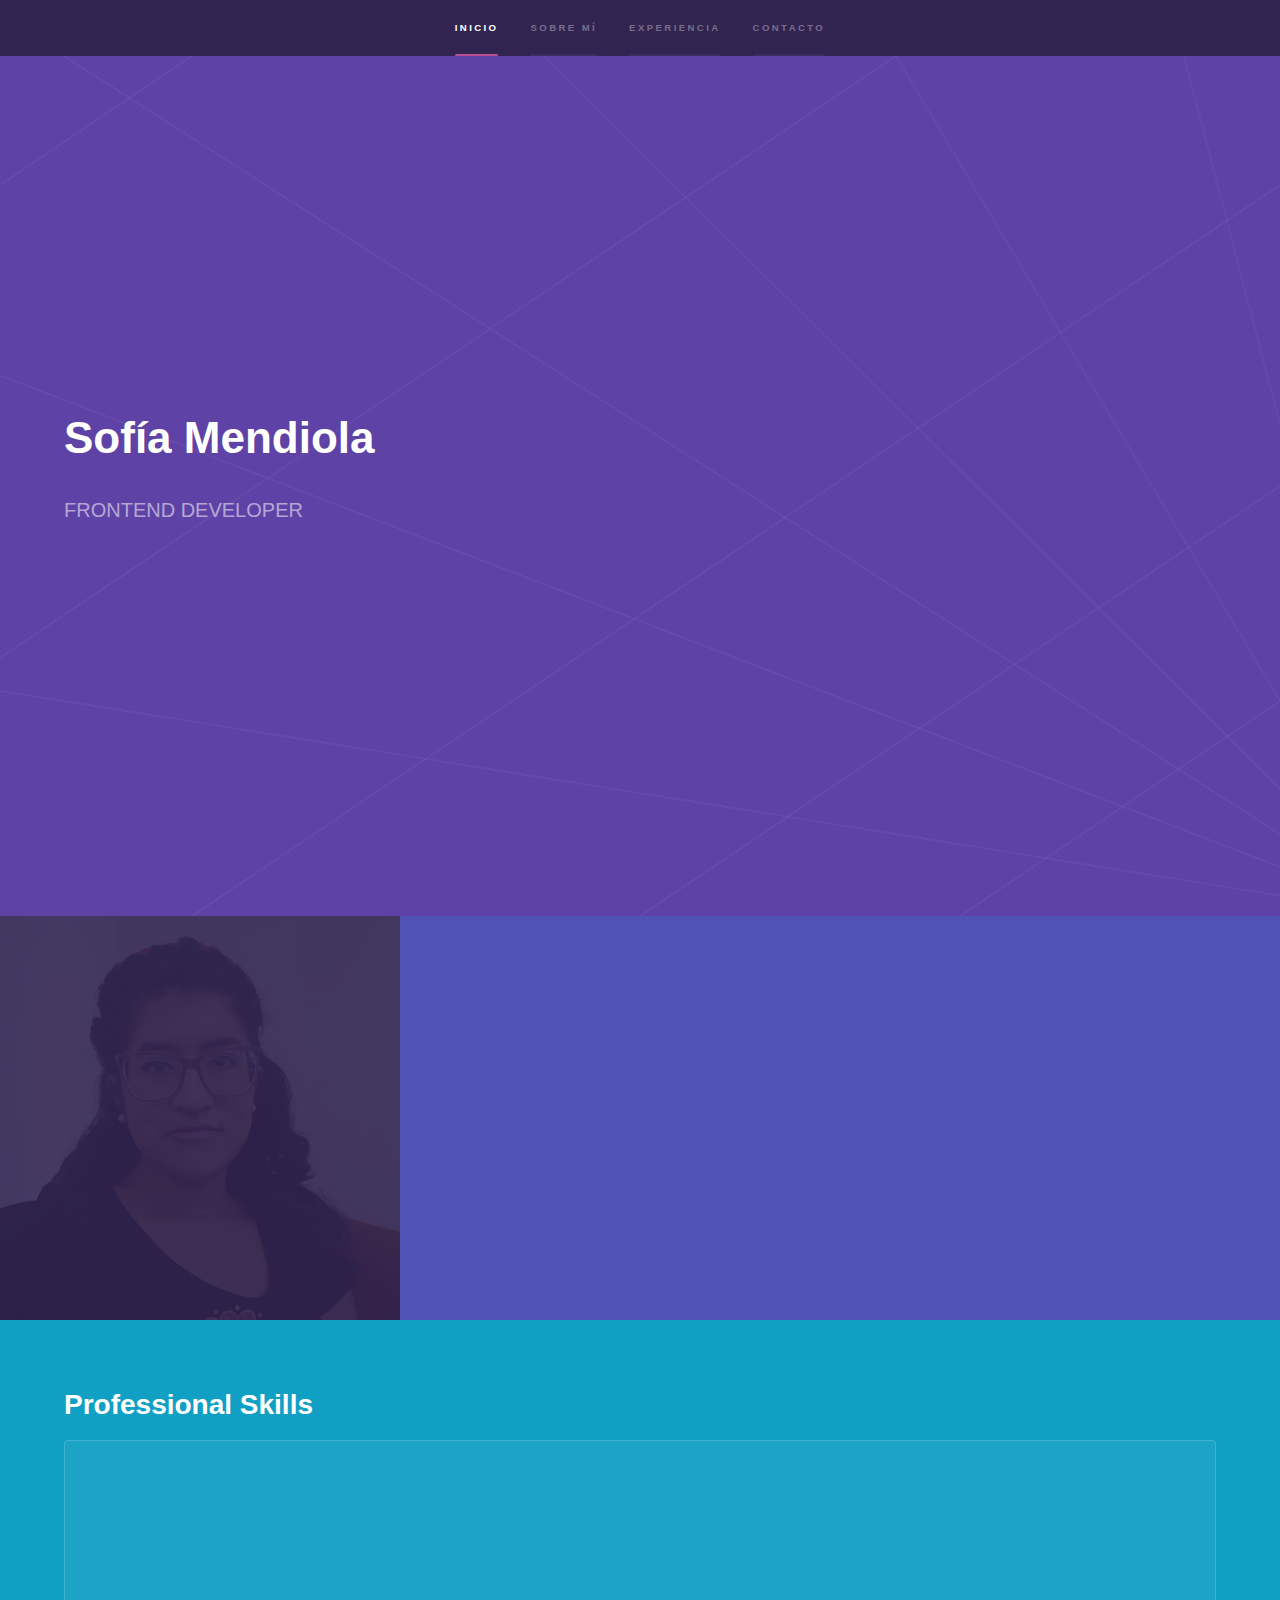
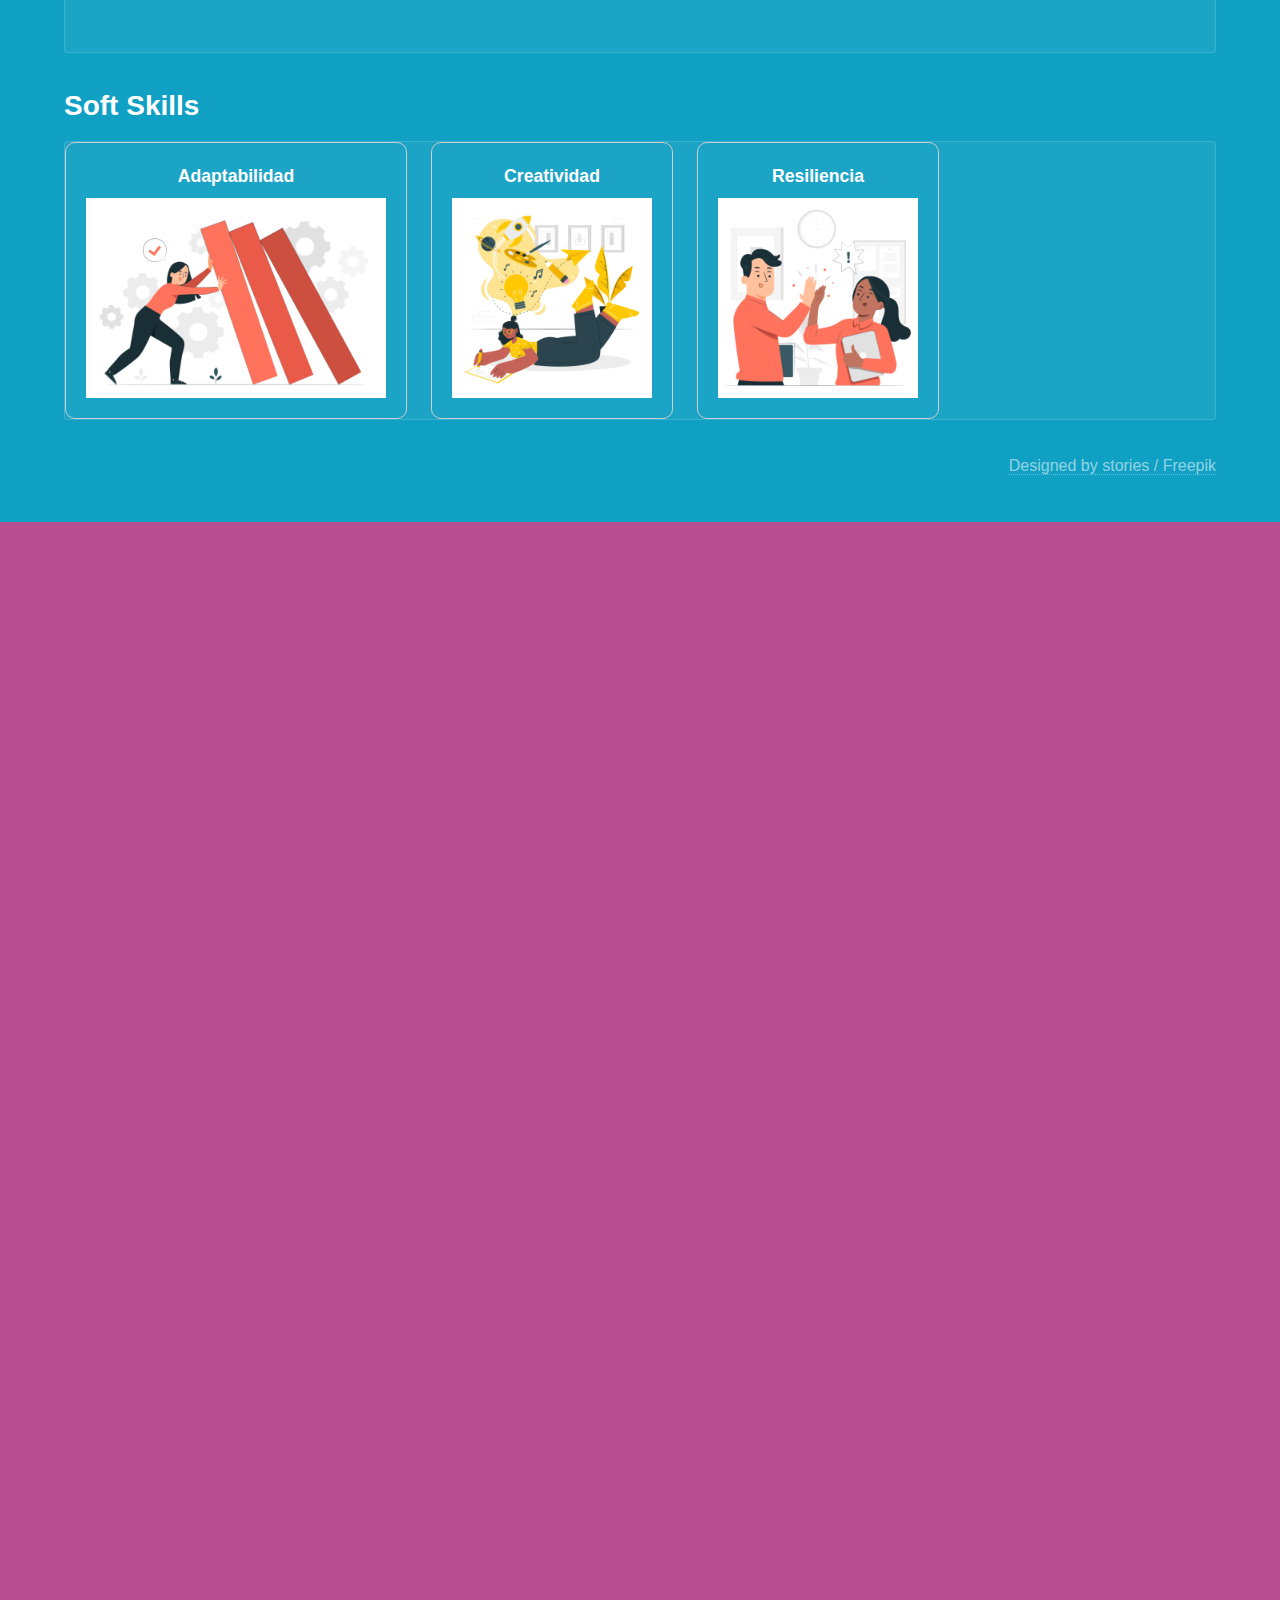
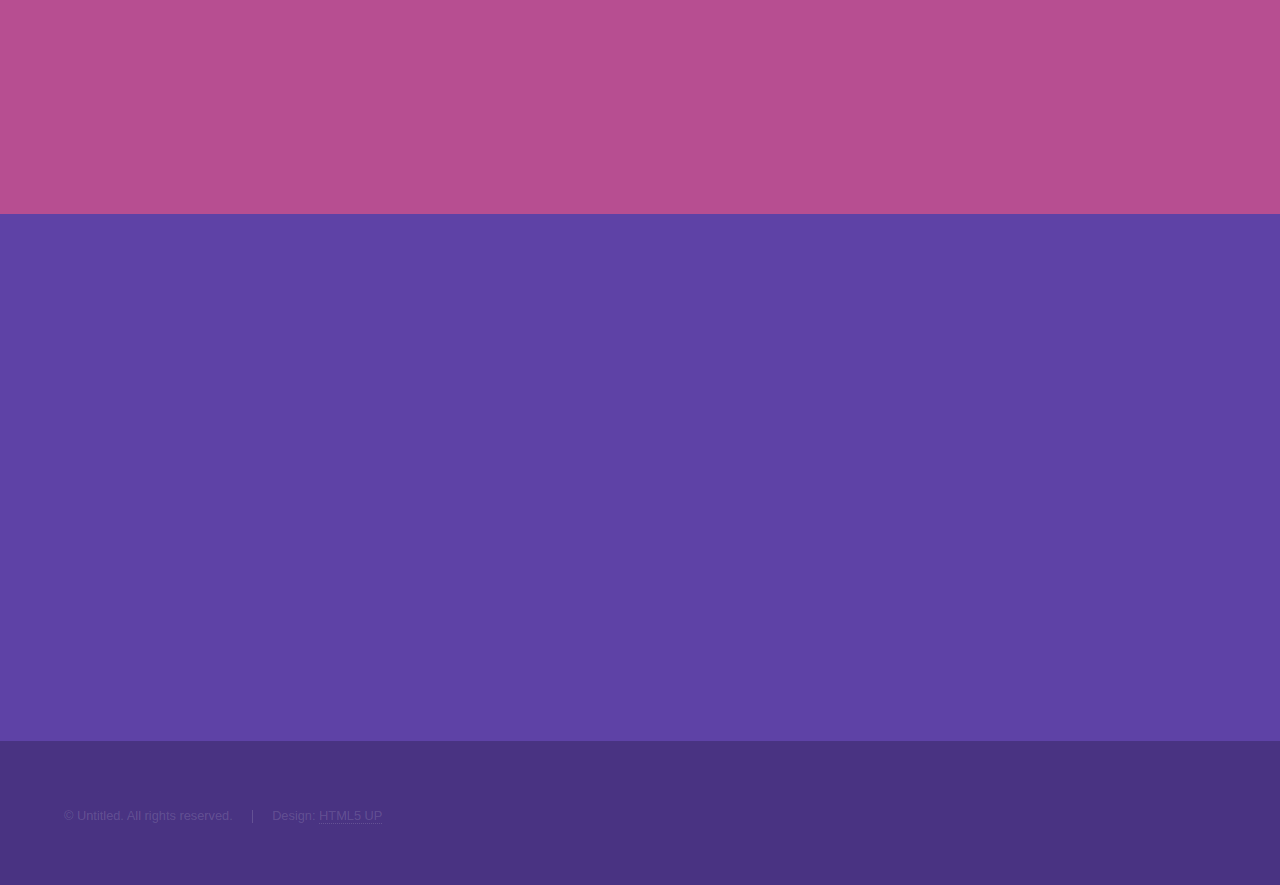
<file: index.html>
<!DOCTYPE HTML>
<!--
	Hyperspace by HTML5 UP
	html5up.net | @ajlkn
	Free for personal and commercial use under the CCA 3.0 license (html5up.net/license)
-->
<html>
	<head>
		<title>Portafolio Profesional</title>
		<meta charset="utf-8" />
		<meta name="viewport" content="width=device-width, initial-scale=1, user-scalable=no" />
		<link rel="stylesheet" href="assets/css/main.css" />
		<noscript><link rel="stylesheet" href="assets/css/noscript.css" /></noscript>
		<link href="https://cdn.jsdelivr.net/npm/aos@2.3.4/dist/aos.css" rel="stylesheet">
		<script src="https://cdn.jsdelivr.net/npm/aos@2.3.4/dist/aos.js"></script>


	</head>
	<body class="is-preload">

		<!-- Sidebar -->
			<section id="sidebar">
				<div class="inner">
					<nav>
						<ul>
							<li><a href="#intro">INICIO</a></li>
							<li><a href="#one">SOBRE MÍ</a></li>
							<li><a href="#two">EXPERIENCIA</a></li>
							<li><a href="#three">CONTACTO</a></li>
						</ul>
					</nav>
				</div>
			</section>

		<!-- Wrapper -->
			<div id="wrapper">

				<!-- Intro -->
					<section id="intro" class="wrapper style1 fullscreen fade-up">
						<div class="inner">
							<h1>Sofía Mendiola</h1>
							<p>FRONTEND DEVELOPER</p>
							<ul class="actions">
								<!--<li><a href="#one" class="button scrolly">Learn more</a></li>-->
							</ul>
						</div>
					</section>

				<!-- One -->
					<section id="one" class="wrapper style2 spotlights">
						<section>
							<a href="#" class="image"><img src="images/so.jpg" alt="" data-position="center center" /></a>
							<div class="content">
								<div class="inner">
									<h2>Sobre mí</h2>
									<p>¡Hola! Soy Sofía, una desarrolladora de software de Frontend creadora de soluciones innovadoras para desafíos tecnológicos. Con una formación en desarrollo web y experiencia académica en diversos proyectos, me especializo en Diseño UX/UI. Mi enfoque está centrado en garantizar una experiencia memorable para el cliente, tengo capacidad para colaborar efectivamente en equipos multidisciplinarios que me distinguen como una persona proactivo.</p>
									<ul class="actions">
										<li><a href="#" onclick="openPdf('CV.pdf')" class="button">Ver CV</a></li>

									</ul>
								</div>
							</div>
						</section>
						
					</section>

				<!-- SKILLS -->
					<section id="four" class="wrapper style4 fade-up">
						<div class="inner">
							<h2>Professional Skills</h2>

							<div class="features">

								<div class="section" id="skill">
									<div class="container">
										<div class="card" data-aos="fade-up" data-aos-anchor-placement="top-bottom">
											<div class="card-body">
												<div class="row">
													<div class="col-md-6">
														<div class="progress-container progress-primary">
															<span class="progress-badge">HTML</span>
															<div class="progress">
																<div class="progress-bar progress-bar-primary" data-aos="progress-full" data-aos-offset="10" data-aos-duration="2000" role="progressbar" aria-valuenow="60" aria-valuemin="0" aria-valuemax="100" style="width: 80%;"></div>
																<span class="progress-value">80%</span>
															</div>
														</div>
													</div>
													<div class="col-md-6">
														<div class="progress-container progress-primary">
															<span class="progress-badge">CSS</span>
															<div class="progress">
																<div class="progress-bar progress-bar-primary" data-aos="progress-full" data-aos-offset="10" data-aos-duration="2000" role="progressbar" aria-valuenow="60" aria-valuemin="0" aria-valuemax="100" style="width: 75%;"></div>
																<span class="progress-value">75%</span>
															</div>
														</div>
													</div>
												</div>
												<div class="row">
													<div class="col-md-6">
														<div class="progress-container progress-primary">
															<span class="progress-badge">JavaScript</span>
															<div class="progress">
																<div class="progress-bar progress-bar-primary" data-aos="progress-full" data-aos-offset="10" data-aos-duration="2000" role="progressbar" aria-valuenow="60" aria-valuemin="0" aria-valuemax="100" style="width: 60%;"></div>
																<span class="progress-value">60%</span>
															</div>
														</div>
													</div>
													<div class="col-md-6">
														<div class="progress-container progress-primary">
															<span class="progress-badge">React</span>
															<div class="progress">
																<div class="progress-bar progress-bar-primary" data-aos="progress-full" data-aos-offset="10" data-aos-duration="2000" role="progressbar" aria-valuenow="60" aria-valuemin="0" aria-valuemax="100" style="width: 60%;"></div>
																<span class="progress-value">60%</span>
															</div>
														</div>
													</div>
												</div>
												<div class="row">
													<div class="col-md-6">
														<div class="progress-container progress-primary">
															<span class="progress-badge">Bootstrap</span>
															<div class="progress">
																<div class="progress-bar progress-bar-primary" data-aos="progress-full" data-aos-offset="10" data-aos-duration="2000" role="progressbar" aria-valuenow="60" aria-valuemin="0" aria-valuemax="100" style="width: 75%;"></div>
																<span class="progress-value">75%</span>
															</div>
														</div>
													</div>
													<div class="col-md-6">
														<div class="progress-container progress-primary">
															<span class="progress-badge">Photoshop</span>
															<div class="progress">
																<div class="progress-bar progress-bar-primary" data-aos="progress-full" data-aos-offset="10" data-aos-duration="2000" role="progressbar" aria-valuenow="60" aria-valuemin="0" aria-valuemax="100" style="width: 70%;"></div>
																<span class="progress-value">70%</span>
															</div>
														</div>
													</div>
												</div>
											</div>
										</div>
									</div>
								</div>
							</div>

							<h2>Soft Skills</h2>

							<div class="features">
							
									<div class="card-body">
										<div class="row">

											<div class="col-md-4">
												<div class="skill-item">
													<h3>Adaptabilidad</h3>
													<img src="images/s1.jpg" alt="Image" class="img-fluid" style="width: auto; height: 200px;" />
												</div>
											</div>
											<div class="col-md-4">
												<div class="skill-item">
													<h3>Creatividad</h3>
													<img src="images/s2.jpg" alt="Image" class="img-fluid" style="width: auto; height: 200px;" />
												</div>
											</div>
											<div class="col-md-4">
												<div class="skill-item">
													<h3>Resiliencia</h3>
													<img src="images/s3.jpg" alt="Image" class="img-fluid" style="width: auto; height: 200px;" />
												</div>
											</div>

										</div>

									</div>

								
						</div>
						<div class="skill-creditos">
							<a href="http://www.freepik.com">Designed by stories / Freepik</a>
						</div>

					</section>

					
				<!-- Two -->
					<section id="two" class="wrapper style3 fade-up">
						<div class="inner">
							<h2>Experiencia</h2>
							<p>Proyectos destacados</p>
							<div class="features">
								<section>
									<span class="icon solid major fa-desktop"></span>
									<h3>VitalAir</h3>
									<div class="tab-content gallery mt-5">
										<div class="tab-pane active" id="web-development">
											<div class="ml-auto mr-auto">
												<div class="row">
													<div class="col-md-6">
														<div class="cc-porfolio-image img-raised" data-aos="fade-up" data-aos-anchor-placement="top-bottom">
															<a href="pagina1.html">
																<figure class="cc-effect">
																	<img src="images/logoVA.png" alt="Image"/>
																	<figcaption>
																		<div class="h4">.</div>
																		<p>VitalAir</p>
																	</figcaption>
																</figure>
															</a>
														</div>
													</div>
												</div>
											</div>
										</div>
									</div>

								</section>

								<section>
									<span class="icon solid major fa-desktop"></span>
									<h3>Mila</h3>
									<div class="tab-content gallery mt-5">
										<div class="tab-pane active" id="web-development">
											<div class="ml-auto mr-auto">
												<div class="row">
													<div class="col-md-6">
														<div class="cc-porfolio-image img-raised" data-aos="fade-up" data-aos-anchor-placement="top-bottom">
															<a href="pagina2.html">
																<figure class="cc-effect">
																	<img src="images/logoMila.png" alt="Image"/>
																	<figcaption>
																		<div class="h4">.</div>
																		<p>Mila</p>
																	</figcaption>
																</figure>
															</a>
														</div>
													</div>
												</div>
											</div>
										</div>
									</div>

								</section>

								<section>
									<span class="icon solid major fa-mobile-alt"></span>
									<h3>Comedores Comunitarios</h3>
									<div class="tab-content gallery mt-5">
										<div class="tab-pane active" id="web-development">
											<div class="ml-auto mr-auto">
												<div class="row">
													<div class="col-md-6">
														<div class="cc-porfolio-image img-raised" data-aos="fade-up" data-aos-anchor-placement="top-bottom">
															<a href="pagina3.html">
																<figure class="cc-effect">
																	<img src="images/2.png" alt="Image"/>
																	<figcaption>
																		<div class="h4">.</div>
																		<p>Comedores Comunitarios</p>
																	</figcaption>
																</figure>
															</a>
														</div>
													</div>
												</div>
											</div>
										</div>
									</div>
								</section>

								<section>
									<span class="icon solid major fa-mobile-alt"></span>
									<h3>FosterFriend</h3>
									<div class="tab-content gallery mt-5">
										<div class="tab-pane active" id="web-development">
											<div class="ml-auto mr-auto">
												<div class="row">
													<div class="col-md-6">
														<div class="cc-porfolio-image img-raised" data-aos="fade-up" data-aos-anchor-placement="top-bottom">
															<a href="pagina4.html">
																<figure class="cc-effect">
																	<img src="images/3.png" alt="Image"/>
																	<figcaption>
																		<div class="h4">.</div>
																		<p>FosterFriend</p>
																	</figcaption>
																</figure>
															</a>
														</div>
													</div>
												</div>
											</div>
										</div>

								</section>
								
							</div>
							<!--
							<ul class="actions">
								<li><a href="generic.html" class="button">Learn more</a></li>
							</ul>
							-->

							
						</div>
					
						
					</section>
						
					<!-- Three -->
						<section id="three" class="wrapper style1 fade-up">
							<div class="inner">
								<h2>Contacto</h2>
								<p></p>
								<div class="split style1">
									
									<section>
										<ul class="contact">
											<li>
												<h3>Dirección</h3>
												<span>Atizapán de Zaragoza, México</span>
											</li>
											<li>
												<h3>Correo</h3>
												<a href="#">mendiolasofia14@gmail.com</a>
											</li>
											<li>
												<h3>Telefono</h3>
												<span>55 4208 5816</span>
											</li>
											<li>
												<h3>Social</h3>
												<ul class="icons">
													<li><a href="https://twitter.com/Olvera03Sofia" class="icon brands fa-twitter"><span class="label">Twitter</span></a></li>
													<li><a href="" class="icon brands fa-facebook-f"><span class="label">Facebook</span></a></li>
													<li><a href="https://github.com/A01754831" class="icon brands fa-github"><span class="label">GitHub</span></a></li>
													<li><a href="https://www.instagram.com/soff_mo/" class="icon brands fa-instagram"><span class="label">Instagram</span></a></li>
													<li><a href="" class="icon brands fa-linkedin-in"><span class="label">LinkedIn</span></a></li>
												</ul>
											</li>
										</ul>
									</section>
								</div>
							</div>
					</section>

			</div>

		<!-- Footer -->
			<footer id="footer" class="wrapper style1-alt">
				<div class="inner">
					<ul class="menu">
						<li>&copy; Untitled. All rights reserved.</li><li>Design: <a href="http://html5up.net">HTML5 UP</a></li>
					</ul>
				</div>
			</footer>

		<!-- Scripts -->
			<script src="assets/js/jquery.min.js"></script>
			<script src="assets/js/jquery.scrollex.min.js"></script>
			<script src="assets/js/jquery.scrolly.min.js"></script>
			<script src="assets/js/browser.min.js"></script>
			<script src="assets/js/breakpoints.min.js"></script>
			<script src="assets/js/util.js"></script>
			<script src="assets/js/main.js"></script>
			<script src="assets/js/pdf.js"></script>
			<script src="js/core/bootstrap.min.js"></script>

			<script src="https://cdn.jsdelivr.net/npm/aos@2.3.4/dist/aos.js"></script>
			<script>
				AOS.init();
			</script>


	</body>
</html>
</file>
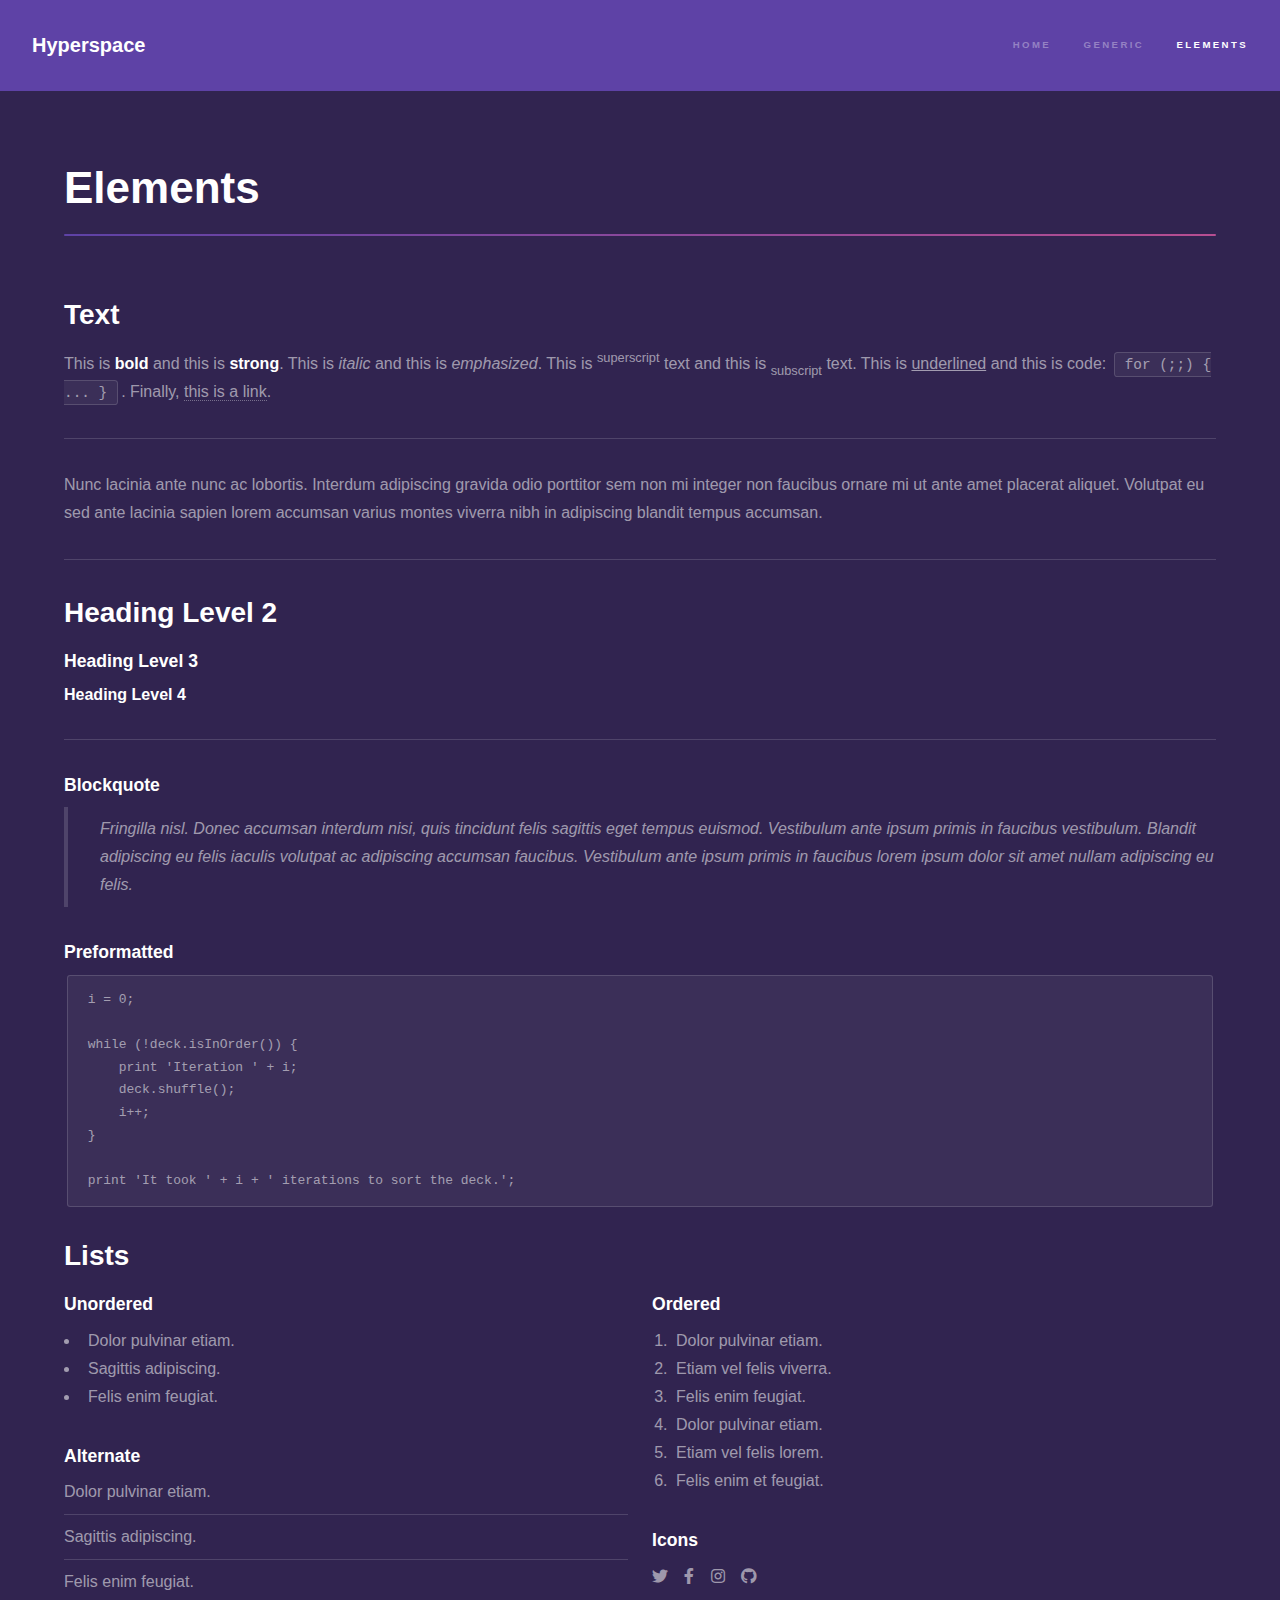
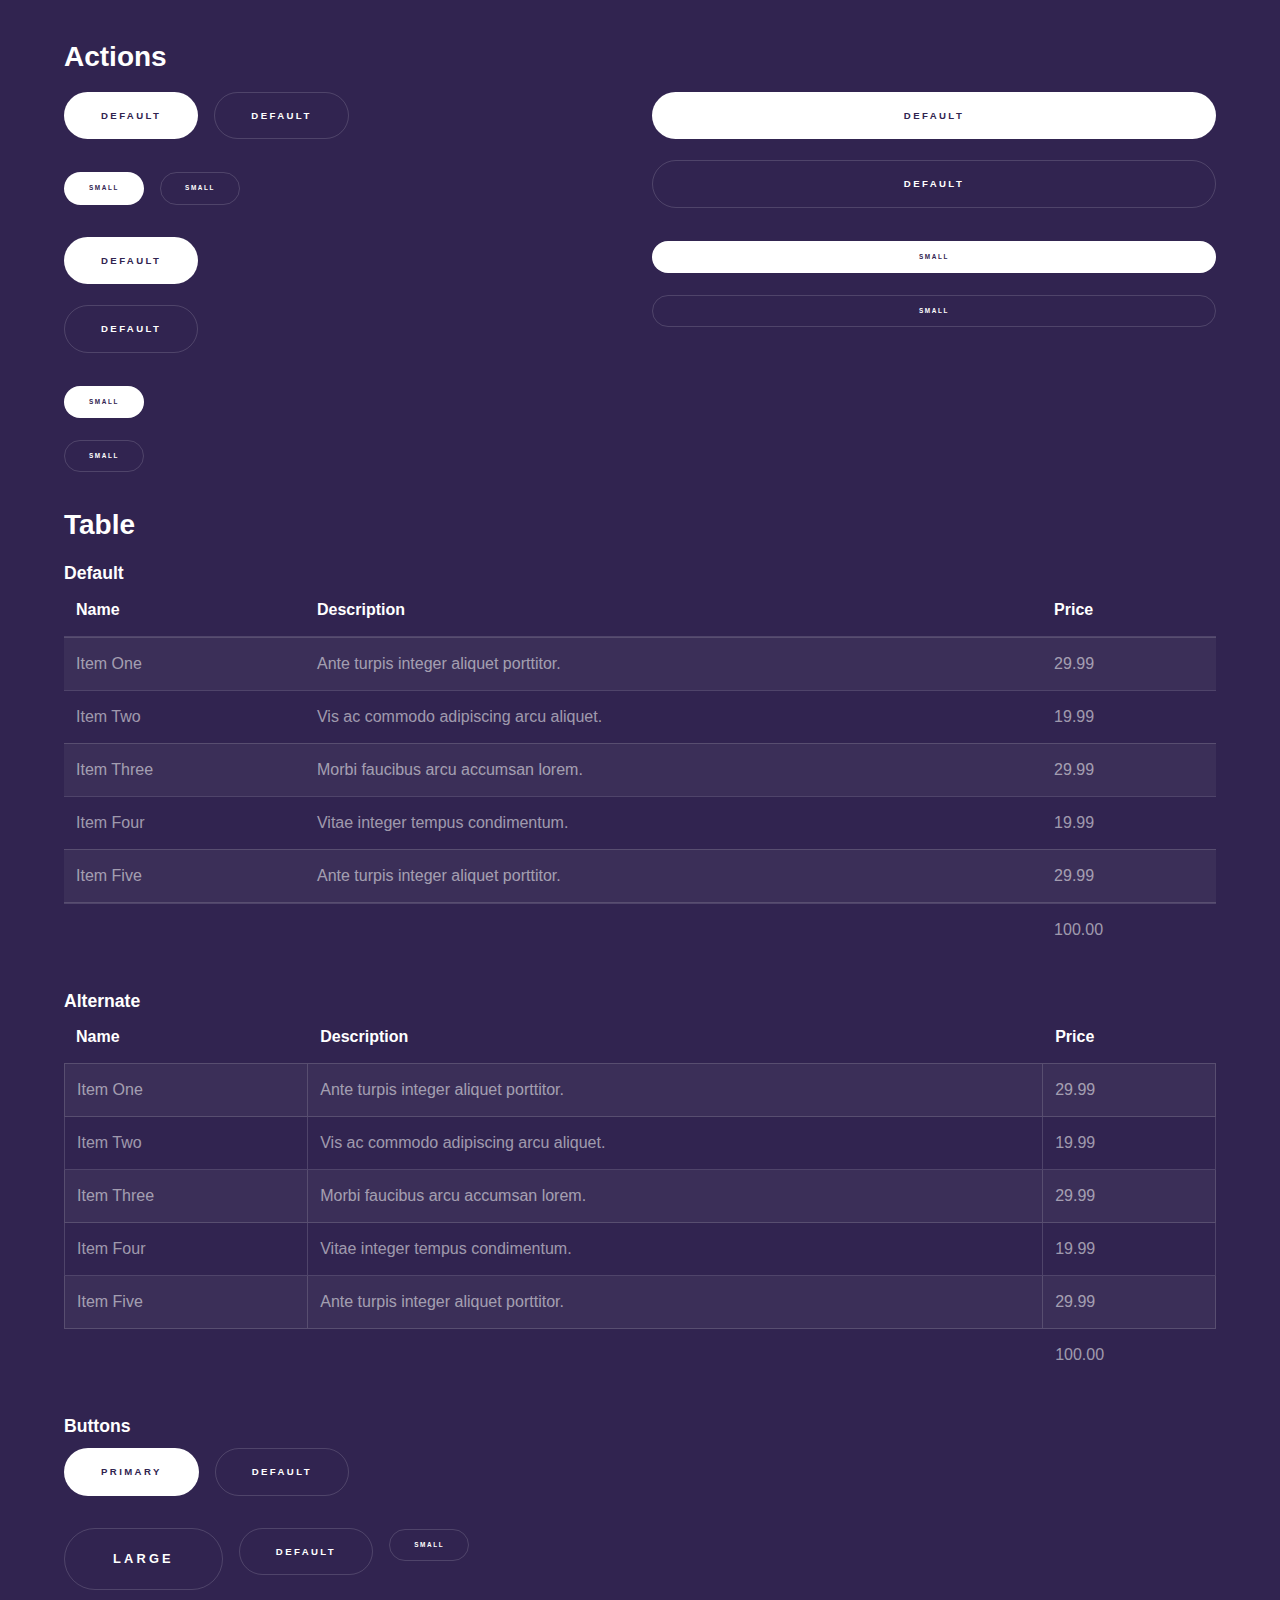
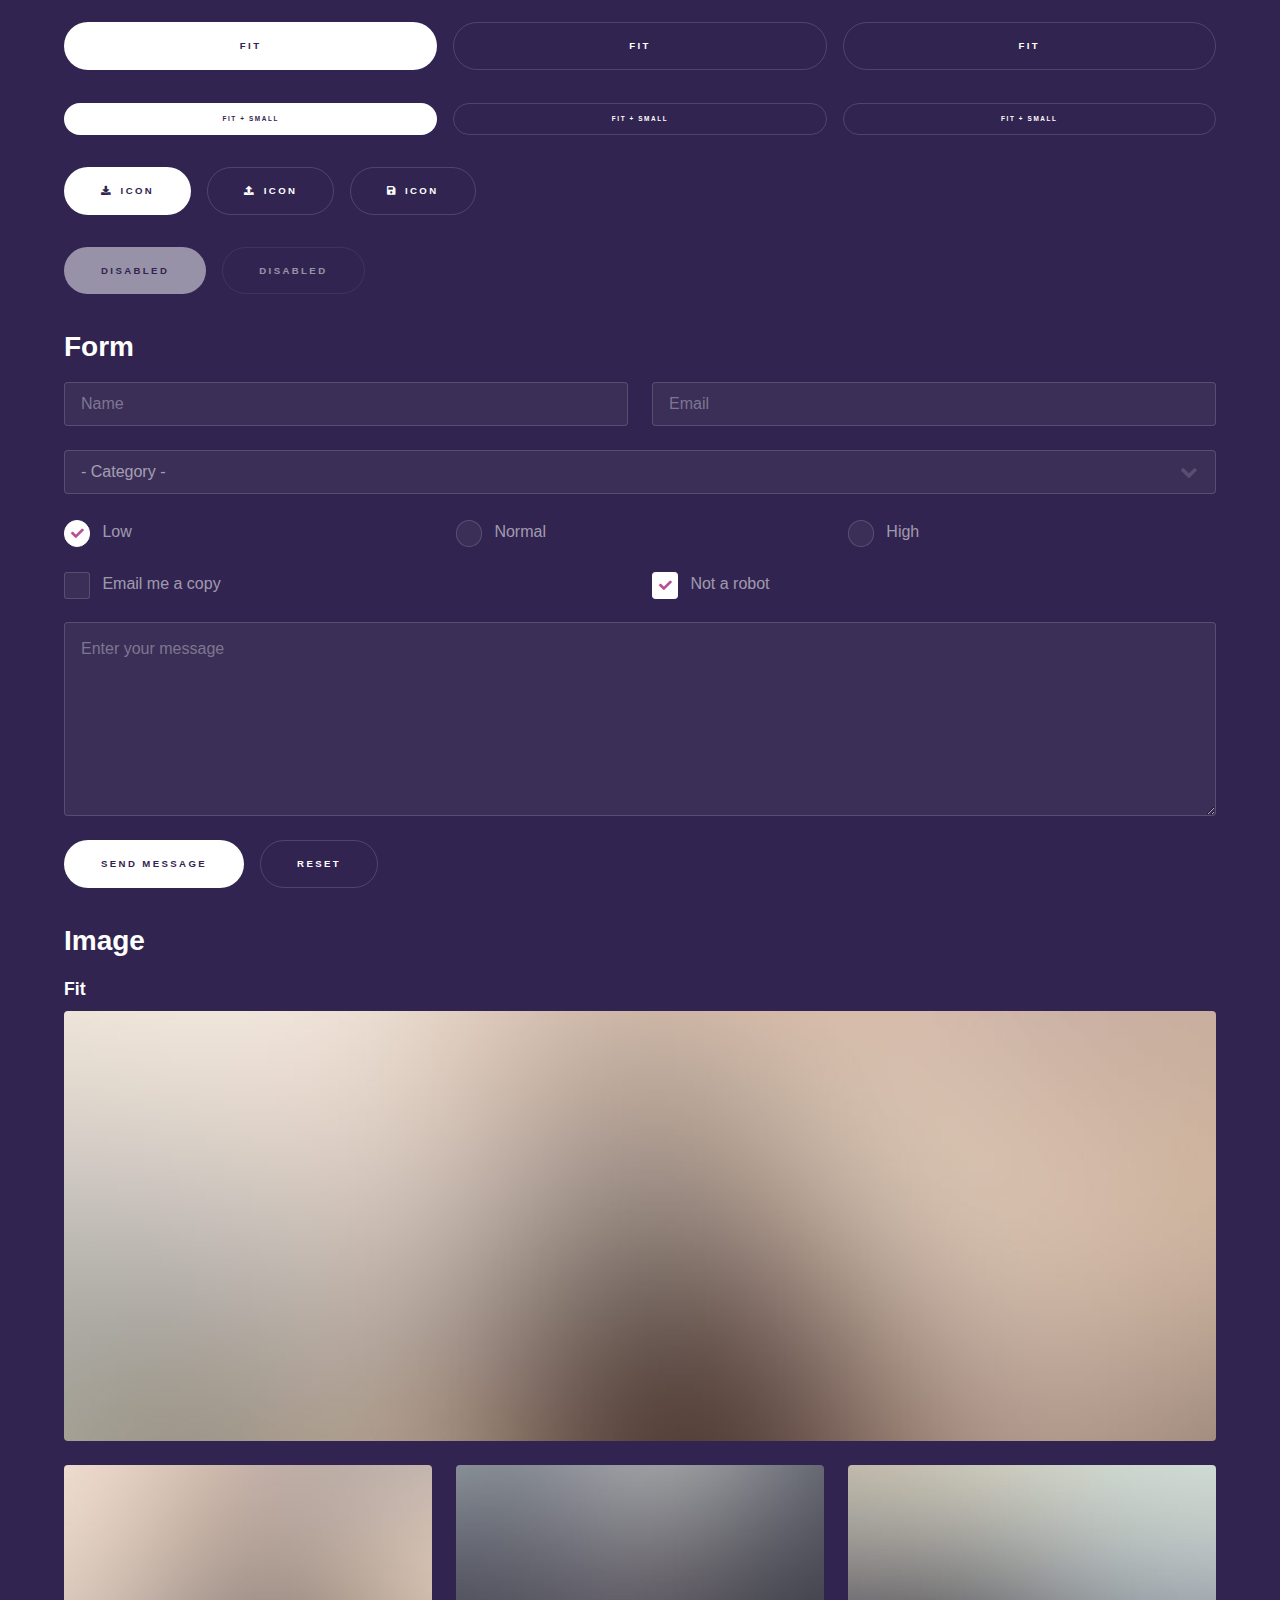
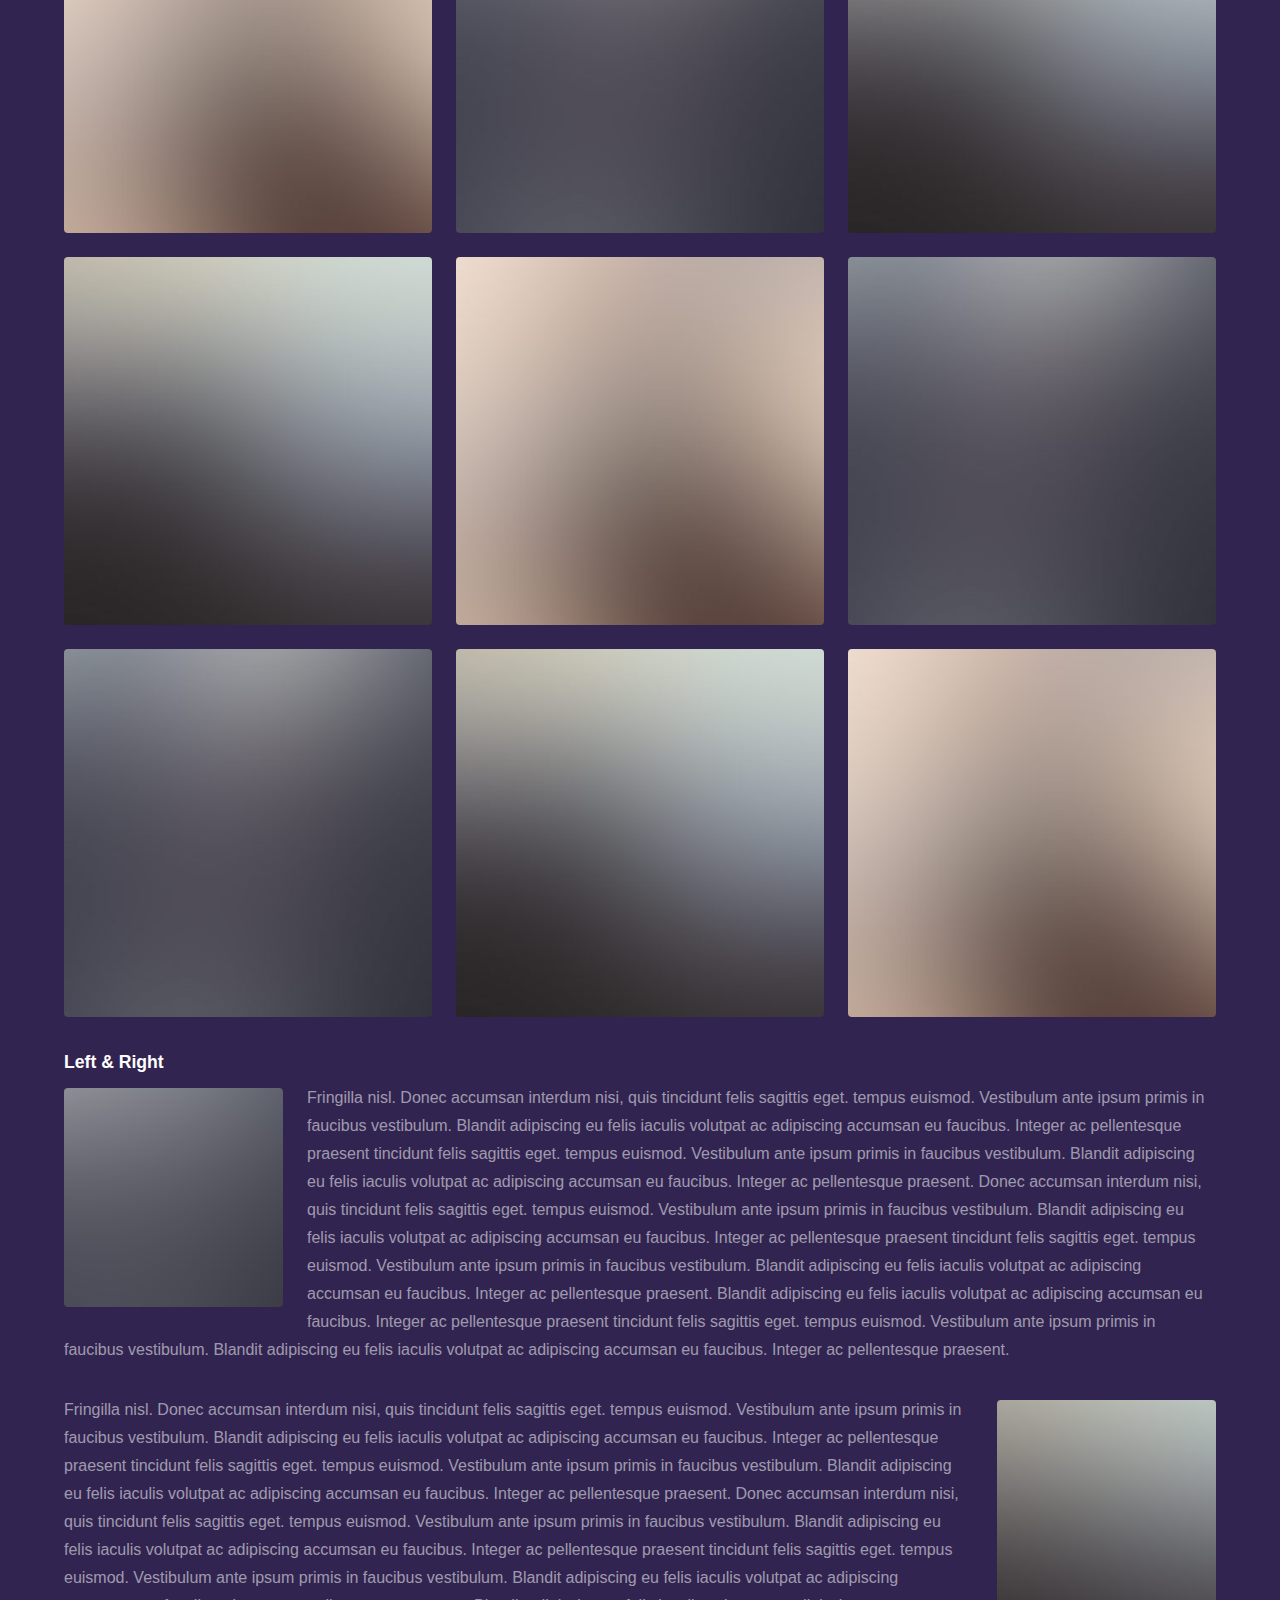
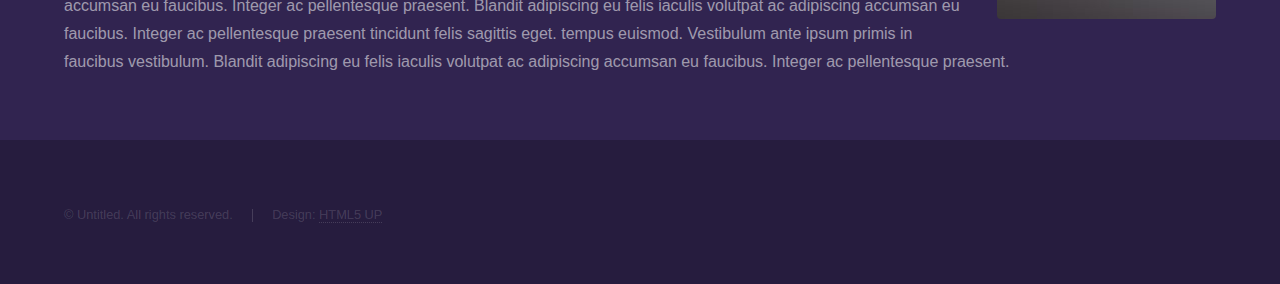
<file: elements.html>
<!DOCTYPE HTML>
<!--
	Hyperspace by HTML5 UP
	html5up.net | @ajlkn
	Free for personal and commercial use under the CCA 3.0 license (html5up.net/license)
-->
<html>
	<head>
		<title>Elements - Hyperspace by HTML5 UP</title>
		<meta charset="utf-8" />
		<meta name="viewport" content="width=device-width, initial-scale=1, user-scalable=no" />
		<link rel="stylesheet" href="assets/css/main.css" />
		<noscript><link rel="stylesheet" href="assets/css/noscript.css" /></noscript>
	</head>
	<body class="is-preload">

		<!-- Header -->
			<header id="header">
				<a href="index.html" class="title">Hyperspace</a>
				<nav>
					<ul>
						<li><a href="index.html">Home</a></li>
						<li><a href="generic.html">Generic</a></li>
						<li><a href="elements.html"  class="active">Elements</a></li>
					</ul>
				</nav>
			</header>

		<!-- Wrapper -->
			<div id="wrapper">

				<!-- Main -->
					<section id="main" class="wrapper">
						<div class="inner">
							<h1 class="major">Elements</h1>

							<!-- Text -->
								<section>
									<h2>Text</h2>
									<p>This is <b>bold</b> and this is <strong>strong</strong>. This is <i>italic</i> and this is <em>emphasized</em>.
									This is <sup>superscript</sup> text and this is <sub>subscript</sub> text.
									This is <u>underlined</u> and this is code: <code>for (;;) { ... }</code>. Finally, <a href="#">this is a link</a>.</p>
									<hr />
									<p>Nunc lacinia ante nunc ac lobortis. Interdum adipiscing gravida odio porttitor sem non mi integer non faucibus ornare mi ut ante amet placerat aliquet. Volutpat eu sed ante lacinia sapien lorem accumsan varius montes viverra nibh in adipiscing blandit tempus accumsan.</p>
									<hr />
									<h2>Heading Level 2</h2>
									<h3>Heading Level 3</h3>
									<h4>Heading Level 4</h4>
									<hr />
									<h3>Blockquote</h3>
									<blockquote>Fringilla nisl. Donec accumsan interdum nisi, quis tincidunt felis sagittis eget tempus euismod. Vestibulum ante ipsum primis in faucibus vestibulum. Blandit adipiscing eu felis iaculis volutpat ac adipiscing accumsan faucibus. Vestibulum ante ipsum primis in faucibus lorem ipsum dolor sit amet nullam adipiscing eu felis.</blockquote>
									<h3>Preformatted</h3>
									<pre><code>i = 0;

while (!deck.isInOrder()) {
    print 'Iteration ' + i;
    deck.shuffle();
    i++;
}

print 'It took ' + i + ' iterations to sort the deck.';</code></pre>
								</section>

							<!-- Lists -->
								<section>
									<h2>Lists</h2>
									<div class="row">
										<div class="col-6 col-12-medium">
											<h3>Unordered</h3>
											<ul>
												<li>Dolor pulvinar etiam.</li>
												<li>Sagittis adipiscing.</li>
												<li>Felis enim feugiat.</li>
											</ul>
											<h3>Alternate</h3>
											<ul class="alt">
												<li>Dolor pulvinar etiam.</li>
												<li>Sagittis adipiscing.</li>
												<li>Felis enim feugiat.</li>
											</ul>
										</div>
										<div class="col-6 col-12-medium">
											<h3>Ordered</h3>
											<ol>
												<li>Dolor pulvinar etiam.</li>
												<li>Etiam vel felis viverra.</li>
												<li>Felis enim feugiat.</li>
												<li>Dolor pulvinar etiam.</li>
												<li>Etiam vel felis lorem.</li>
												<li>Felis enim et feugiat.</li>
											</ol>
											<h3>Icons</h3>
											<ul class="icons">
												<li><a href="#" class="icon brands fa-twitter"><span class="label">Twitter</span></a></li>
												<li><a href="#" class="icon brands fa-facebook-f"><span class="label">Facebook</span></a></li>
												<li><a href="#" class="icon brands fa-instagram"><span class="label">Instagram</span></a></li>
												<li><a href="#" class="icon brands fa-github"><span class="label">Github</span></a></li>
											</ul>
										</div>
									</div>
									<h2>Actions</h2>
									<div class="row">
										<div class="col-6 col-12-medium">
											<ul class="actions">
												<li><a href="#" class="button primary">Default</a></li>
												<li><a href="#" class="button">Default</a></li>
											</ul>
											<ul class="actions small">
												<li><a href="#" class="button primary small">Small</a></li>
												<li><a href="#" class="button small">Small</a></li>
											</ul>
											<ul class="actions stacked">
												<li><a href="#" class="button primary">Default</a></li>
												<li><a href="#" class="button">Default</a></li>
											</ul>
											<ul class="actions stacked">
												<li><a href="#" class="button primary small">Small</a></li>
												<li><a href="#" class="button small">Small</a></li>
											</ul>
										</div>
										<div class="col-6 col-12-medium">
											<ul class="actions stacked">
												<li><a href="#" class="button primary fit">Default</a></li>
												<li><a href="#" class="button fit">Default</a></li>
											</ul>
											<ul class="actions stacked">
												<li><a href="#" class="button primary small fit">Small</a></li>
												<li><a href="#" class="button small fit">Small</a></li>
											</ul>
										</div>
									</div>
								</section>

							<!-- Table -->
								<section>
									<h2>Table</h2>
									<h3>Default</h3>
									<div class="table-wrapper">
										<table>
											<thead>
												<tr>
													<th>Name</th>
													<th>Description</th>
													<th>Price</th>
												</tr>
											</thead>
											<tbody>
												<tr>
													<td>Item One</td>
													<td>Ante turpis integer aliquet porttitor.</td>
													<td>29.99</td>
												</tr>
												<tr>
													<td>Item Two</td>
													<td>Vis ac commodo adipiscing arcu aliquet.</td>
													<td>19.99</td>
												</tr>
												<tr>
													<td>Item Three</td>
													<td> Morbi faucibus arcu accumsan lorem.</td>
													<td>29.99</td>
												</tr>
												<tr>
													<td>Item Four</td>
													<td>Vitae integer tempus condimentum.</td>
													<td>19.99</td>
												</tr>
												<tr>
													<td>Item Five</td>
													<td>Ante turpis integer aliquet porttitor.</td>
													<td>29.99</td>
												</tr>
											</tbody>
											<tfoot>
												<tr>
													<td colspan="2"></td>
													<td>100.00</td>
												</tr>
											</tfoot>
										</table>
									</div>

									<h3>Alternate</h3>
									<div class="table-wrapper">
										<table class="alt">
											<thead>
												<tr>
													<th>Name</th>
													<th>Description</th>
													<th>Price</th>
												</tr>
											</thead>
											<tbody>
												<tr>
													<td>Item One</td>
													<td>Ante turpis integer aliquet porttitor.</td>
													<td>29.99</td>
												</tr>
												<tr>
													<td>Item Two</td>
													<td>Vis ac commodo adipiscing arcu aliquet.</td>
													<td>19.99</td>
												</tr>
												<tr>
													<td>Item Three</td>
													<td> Morbi faucibus arcu accumsan lorem.</td>
													<td>29.99</td>
												</tr>
												<tr>
													<td>Item Four</td>
													<td>Vitae integer tempus condimentum.</td>
													<td>19.99</td>
												</tr>
												<tr>
													<td>Item Five</td>
													<td>Ante turpis integer aliquet porttitor.</td>
													<td>29.99</td>
												</tr>
											</tbody>
											<tfoot>
												<tr>
													<td colspan="2"></td>
													<td>100.00</td>
												</tr>
											</tfoot>
										</table>
									</div>
								</section>

							<!-- Buttons -->
								<section>
									<h3>Buttons</h3>
									<ul class="actions">
										<li><a href="#" class="button primary">Primary</a></li>
										<li><a href="#" class="button">Default</a></li>
									</ul>
									<ul class="actions">
										<li><a href="#" class="button large">Large</a></li>
										<li><a href="#" class="button">Default</a></li>
										<li><a href="#" class="button small">Small</a></li>
									</ul>
									<ul class="actions fit">
										<li><a href="#" class="button primary fit">Fit</a></li>
										<li><a href="#" class="button fit">Fit</a></li>
										<li><a href="#" class="button fit">Fit</a></li>
									</ul>
									<ul class="actions fit small">
										<li><a href="#" class="button primary fit small">Fit + Small</a></li>
										<li><a href="#" class="button fit small">Fit + Small</a></li>
										<li><a href="#" class="button fit small">Fit + Small</a></li>
									</ul>
									<ul class="actions">
										<li><a href="#" class="button primary icon solid fa-download">Icon</a></li>
										<li><a href="#" class="button icon solid fa-upload">Icon</a></li>
										<li><a href="#" class="button icon solid fa-save">Icon</a></li>
									</ul>
									<ul class="actions">
										<li><span class="button primary disabled">Disabled</span></li>
										<li><span class="button disabled">Disabled</span></li>
									</ul>
								</section>

							<!-- Form -->
								<section>
									<h2>Form</h2>
									<form method="post" action="#">
										<div class="row gtr-uniform">
											<div class="col-6 col-12-xsmall">
												<input type="text" name="demo-name" id="demo-name" value="" placeholder="Name" />
											</div>
											<div class="col-6 col-12-xsmall">
												<input type="email" name="demo-email" id="demo-email" value="" placeholder="Email" />
											</div>
											<div class="col-12">
												<select name="demo-category" id="demo-category">
													<option value="">- Category -</option>
													<option value="1">Manufacturing</option>
													<option value="1">Shipping</option>
													<option value="1">Administration</option>
													<option value="1">Human Resources</option>
												</select>
											</div>
											<div class="col-4 col-12-small">
												<input type="radio" id="demo-priority-low" name="demo-priority" checked>
												<label for="demo-priority-low">Low</label>
											</div>
											<div class="col-4 col-12-small">
												<input type="radio" id="demo-priority-normal" name="demo-priority">
												<label for="demo-priority-normal">Normal</label>
											</div>
											<div class="col-4 col-12-small">
												<input type="radio" id="demo-priority-high" name="demo-priority">
												<label for="demo-priority-high">High</label>
											</div>
											<div class="col-6 col-12-small">
												<input type="checkbox" id="demo-copy" name="demo-copy">
												<label for="demo-copy">Email me a copy</label>
											</div>
											<div class="col-6 col-12-small">
												<input type="checkbox" id="demo-human" name="demo-human" checked>
												<label for="demo-human">Not a robot</label>
											</div>
											<div class="col-12">
												<textarea name="demo-message" id="demo-message" placeholder="Enter your message" rows="6"></textarea>
											</div>
											<div class="col-12">
												<ul class="actions">
													<li><input type="submit" value="Send Message" class="primary" /></li>
													<li><input type="reset" value="Reset" /></li>
												</ul>
											</div>
										</div>
									</form>
								</section>

							<!-- Image -->
								<section>
									<h2>Image</h2>
									<h3>Fit</h3>
									<div class="box alt">
										<div class="row gtr-uniform">
											<div class="col-12"><span class="image fit"><img src="images/pic04.jpg" alt="" /></span></div>
											<div class="col-4"><span class="image fit"><img src="images/pic01.jpg" alt="" /></span></div>
											<div class="col-4"><span class="image fit"><img src="images/pic02.jpg" alt="" /></span></div>
											<div class="col-4"><span class="image fit"><img src="images/pic03.jpg" alt="" /></span></div>
											<div class="col-4"><span class="image fit"><img src="images/pic03.jpg" alt="" /></span></div>
											<div class="col-4"><span class="image fit"><img src="images/pic01.jpg" alt="" /></span></div>
											<div class="col-4"><span class="image fit"><img src="images/pic02.jpg" alt="" /></span></div>
											<div class="col-4"><span class="image fit"><img src="images/pic02.jpg" alt="" /></span></div>
											<div class="col-4"><span class="image fit"><img src="images/pic03.jpg" alt="" /></span></div>
											<div class="col-4"><span class="image fit"><img src="images/pic01.jpg" alt="" /></span></div>
										</div>
									</div>
									<h3>Left &amp; Right</h3>
									<p><span class="image left"><img src="images/pic05.jpg" alt="" /></span>Fringilla nisl. Donec accumsan interdum nisi, quis tincidunt felis sagittis eget. tempus euismod. Vestibulum ante ipsum primis in faucibus vestibulum. Blandit adipiscing eu felis iaculis volutpat ac adipiscing accumsan eu faucibus. Integer ac pellentesque praesent tincidunt felis sagittis eget. tempus euismod. Vestibulum ante ipsum primis in faucibus vestibulum. Blandit adipiscing eu felis iaculis volutpat ac adipiscing accumsan eu faucibus. Integer ac pellentesque praesent. Donec accumsan interdum nisi, quis tincidunt felis sagittis eget. tempus euismod. Vestibulum ante ipsum primis in faucibus vestibulum. Blandit adipiscing eu felis iaculis volutpat ac adipiscing accumsan eu faucibus. Integer ac pellentesque praesent tincidunt felis sagittis eget. tempus euismod. Vestibulum ante ipsum primis in faucibus vestibulum. Blandit adipiscing eu felis iaculis volutpat ac adipiscing accumsan eu faucibus. Integer ac pellentesque praesent. Blandit adipiscing eu felis iaculis volutpat ac adipiscing accumsan eu faucibus. Integer ac pellentesque praesent tincidunt felis sagittis eget. tempus euismod. Vestibulum ante ipsum primis in faucibus vestibulum. Blandit adipiscing eu felis iaculis volutpat ac adipiscing accumsan eu faucibus. Integer ac pellentesque praesent.</p>
									<p><span class="image right"><img src="images/pic06.jpg" alt="" /></span>Fringilla nisl. Donec accumsan interdum nisi, quis tincidunt felis sagittis eget. tempus euismod. Vestibulum ante ipsum primis in faucibus vestibulum. Blandit adipiscing eu felis iaculis volutpat ac adipiscing accumsan eu faucibus. Integer ac pellentesque praesent tincidunt felis sagittis eget. tempus euismod. Vestibulum ante ipsum primis in faucibus vestibulum. Blandit adipiscing eu felis iaculis volutpat ac adipiscing accumsan eu faucibus. Integer ac pellentesque praesent. Donec accumsan interdum nisi, quis tincidunt felis sagittis eget. tempus euismod. Vestibulum ante ipsum primis in faucibus vestibulum. Blandit adipiscing eu felis iaculis volutpat ac adipiscing accumsan eu faucibus. Integer ac pellentesque praesent tincidunt felis sagittis eget. tempus euismod. Vestibulum ante ipsum primis in faucibus vestibulum. Blandit adipiscing eu felis iaculis volutpat ac adipiscing accumsan eu faucibus. Integer ac pellentesque praesent. Blandit adipiscing eu felis iaculis volutpat ac adipiscing accumsan eu faucibus. Integer ac pellentesque praesent tincidunt felis sagittis eget. tempus euismod. Vestibulum ante ipsum primis in faucibus vestibulum. Blandit adipiscing eu felis iaculis volutpat ac adipiscing accumsan eu faucibus. Integer ac pellentesque praesent.</p>
								</section>

						</div>
					</section>

			</div>

		<!-- Footer -->
			<footer id="footer" class="wrapper alt">
				<div class="inner">
					<ul class="menu">
						<li>&copy; Untitled. All rights reserved.</li><li>Design: <a href="http://html5up.net">HTML5 UP</a></li>
					</ul>
				</div>
			</footer>

		<!-- Scripts -->
			<script src="assets/js/jquery.min.js"></script>
			<script src="assets/js/jquery.scrollex.min.js"></script>
			<script src="assets/js/jquery.scrolly.min.js"></script>
			<script src="assets/js/browser.min.js"></script>
			<script src="assets/js/breakpoints.min.js"></script>
			<script src="assets/js/util.js"></script>
			<script src="assets/js/main.js"></script>

	</body>
</html>
</file>
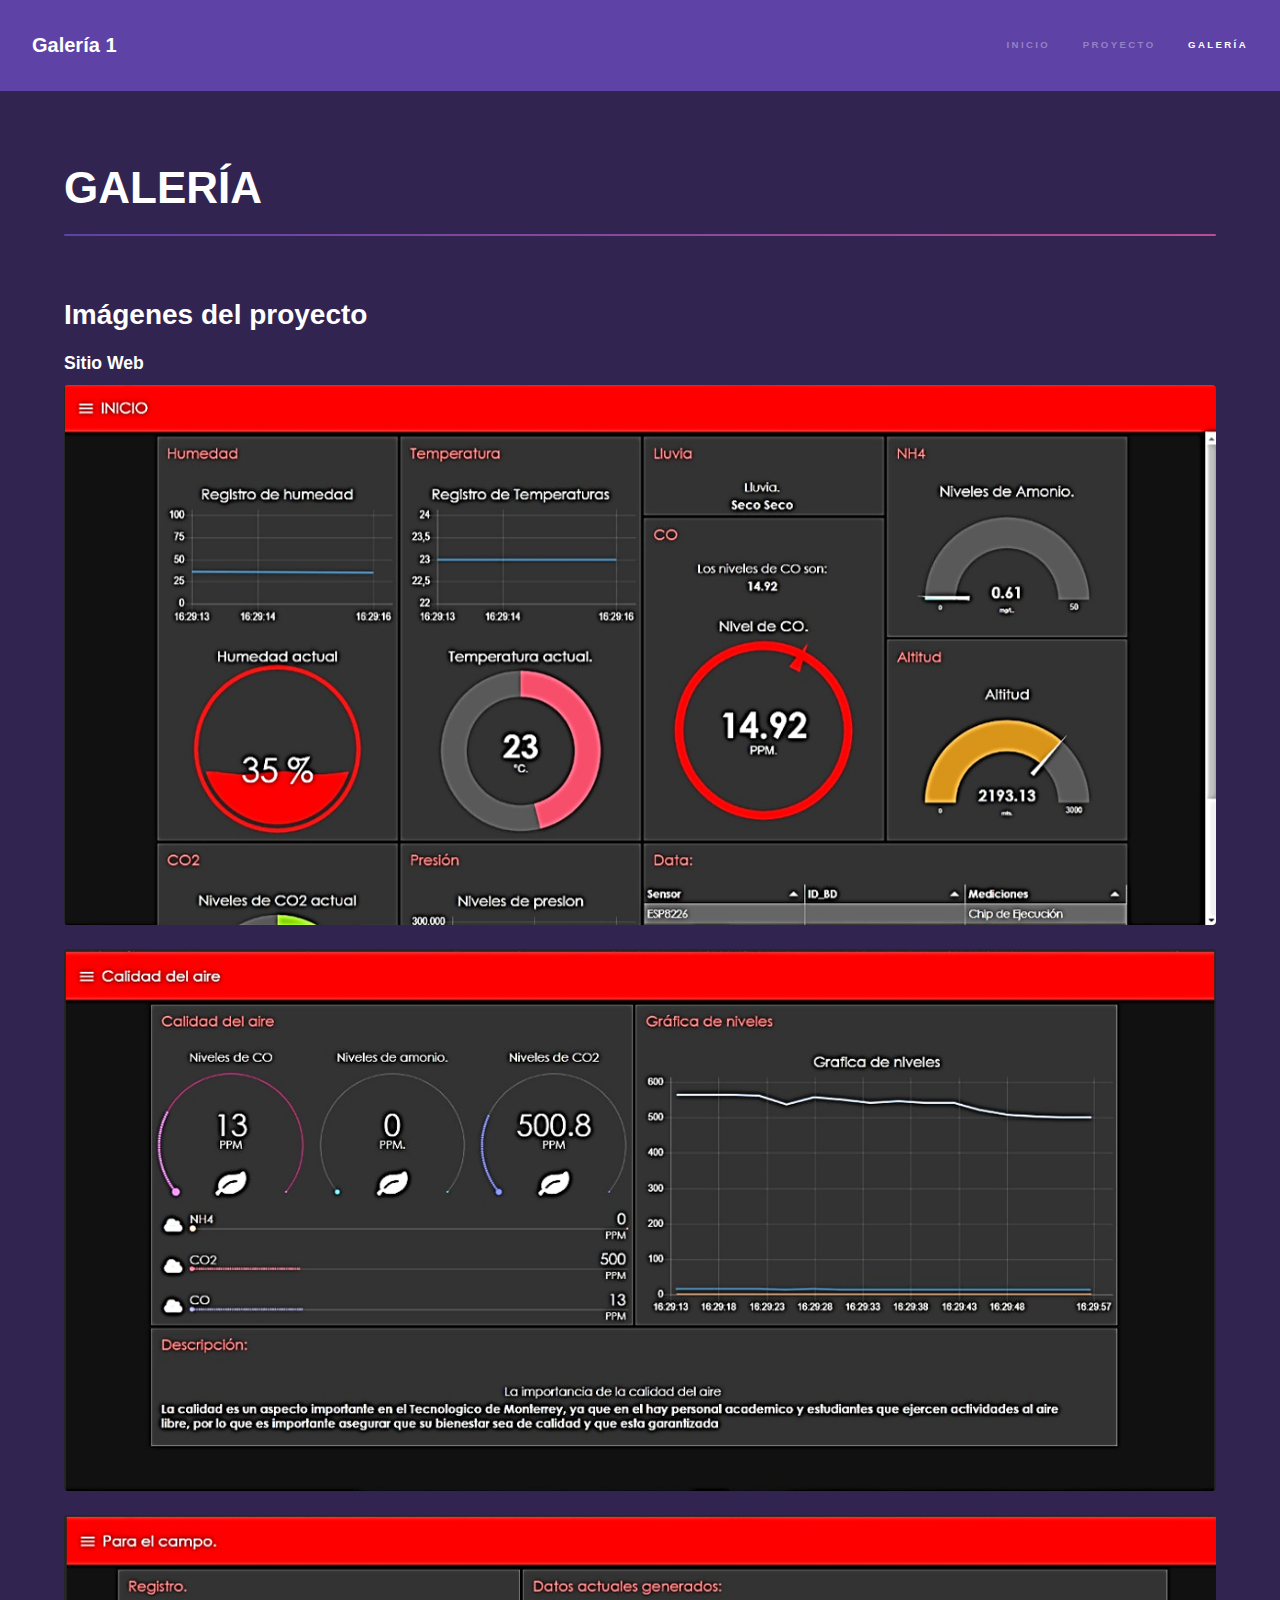
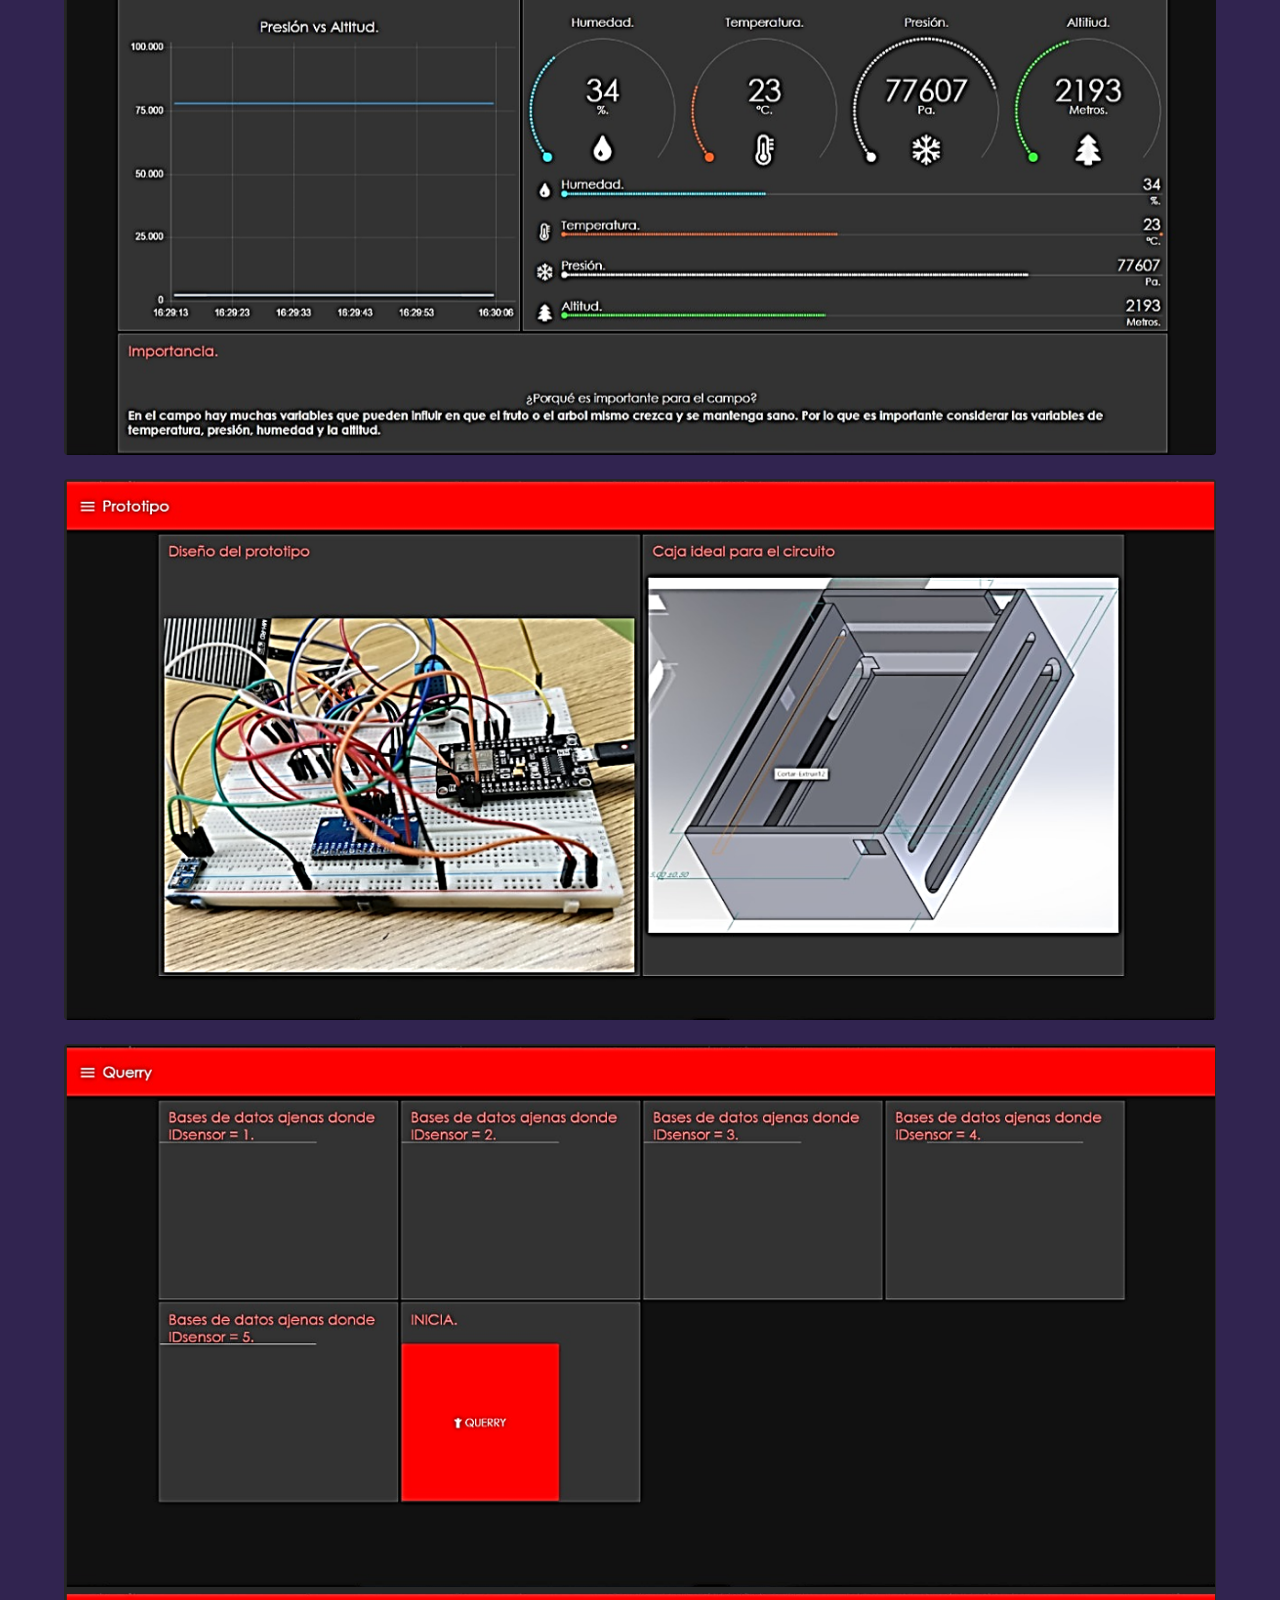
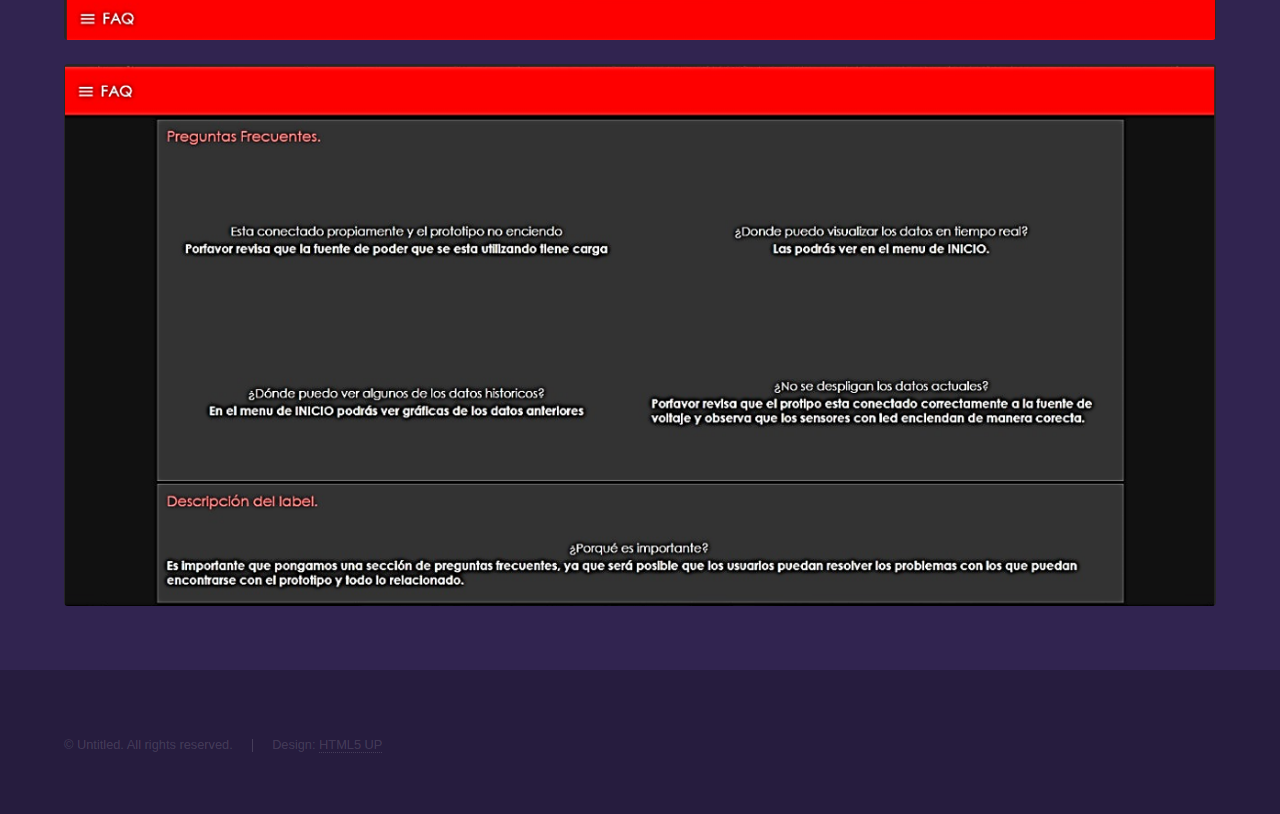
<file: galeria1.html>
<!DOCTYPE HTML>
<!--
	Hyperspace by HTML5 UP
	html5up.net | @ajlkn
	Free for personal and commercial use under the CCA 3.0 license (html5up.net/license)
-->
<html>
	<head>
		<title>Galería - Proyecto 1</title>
		<meta charset="utf-8" />
		<meta name="viewport" content="width=device-width, initial-scale=1, user-scalable=no" />
		<link rel="stylesheet" href="assets/css/main.css" />
		<noscript><link rel="stylesheet" href="assets/css/noscript.css" /></noscript>
	</head>
	<body class="is-preload">

		<!-- Header -->
			<header id="header">
				<a href="index.html" class="title">Galería 1</a>
				<nav>
					<ul>
						<li><a href="index.html">INICIO</a></li>
						<li><a href="pagina1.html">PROYECTO</a></li>
						<li><a href="galeria1.html"  class="active">GALERÍA</a></li>
					</ul>
				</nav>
			</header>

		<!-- Wrapper -->
			<div id="wrapper">

				<!-- Main -->
					<section id="main" class="wrapper">
						<div class="inner">
							<h1 class="major">GALERÍA</h1>

							<!-- Text -->
                            <!--
								<section>
									<h2>Text</h2>
									<p>This is <b>bold</b> and this is <strong>strong</strong>. This is <i>italic</i> and this is <em>emphasized</em>.
									This is <sup>superscript</sup> text and this is <sub>subscript</sub> text.
									This is <u>underlined</u> and this is code: <code>for (;;) { ... }</code>. Finally, <a href="#">this is a link</a>.</p>
									<hr />
									<p>Nunc lacinia ante nunc ac lobortis. Interdum adipiscing gravida odio porttitor sem non mi integer non faucibus ornare mi ut ante amet placerat aliquet. Volutpat eu sed ante lacinia sapien lorem accumsan varius montes viverra nibh in adipiscing blandit tempus accumsan.</p>
									<hr />
									<h2>Heading Level 2</h2>
									<h3>Heading Level 3</h3>
									<h4>Heading Level 4</h4>
									<hr />
									<h3>Blockquote</h3>
									<blockquote>Fringilla nisl. Donec accumsan interdum nisi, quis tincidunt felis sagittis eget tempus euismod. Vestibulum ante ipsum primis in faucibus vestibulum. Blandit adipiscing eu felis iaculis volutpat ac adipiscing accumsan faucibus. Vestibulum ante ipsum primis in faucibus lorem ipsum dolor sit amet nullam adipiscing eu felis.</blockquote>
									<h3>Preformatted</h3>
									<pre><code>i = 0;

while (!deck.isInOrder()) {
    print 'Iteration ' + i;
    deck.shuffle();
    i++;
}

print 'It took ' + i + ' iterations to sort the deck.';</code></pre>
								</section>
                                -->

							<!-- Lists -->
                            <!--
								<section>
									<h2>Lists</h2>
									<div class="row">
										<div class="col-6 col-12-medium">
											<h3>Unordered</h3>
											<ul>
												<li>Dolor pulvinar etiam.</li>
												<li>Sagittis adipiscing.</li>
												<li>Felis enim feugiat.</li>
											</ul>
											<h3>Alternate</h3>
											<ul class="alt">
												<li>Dolor pulvinar etiam.</li>
												<li>Sagittis adipiscing.</li>
												<li>Felis enim feugiat.</li>
											</ul>
										</div>
										<div class="col-6 col-12-medium">
											<h3>Ordered</h3>
											<ol>
												<li>Dolor pulvinar etiam.</li>
												<li>Etiam vel felis viverra.</li>
												<li>Felis enim feugiat.</li>
												<li>Dolor pulvinar etiam.</li>
												<li>Etiam vel felis lorem.</li>
												<li>Felis enim et feugiat.</li>
											</ol>
											<h3>Icons</h3>
											<ul class="icons">
												<li><a href="#" class="icon brands fa-twitter"><span class="label">Twitter</span></a></li>
												<li><a href="#" class="icon brands fa-facebook-f"><span class="label">Facebook</span></a></li>
												<li><a href="#" class="icon brands fa-instagram"><span class="label">Instagram</span></a></li>
												<li><a href="#" class="icon brands fa-github"><span class="label">Github</span></a></li>
											</ul>
										</div>
									</div>
									<h2>Actions</h2>
									<div class="row">
										<div class="col-6 col-12-medium">
											<ul class="actions">
												<li><a href="#" class="button primary">Default</a></li>
												<li><a href="#" class="button">Default</a></li>
											</ul>
											<ul class="actions small">
												<li><a href="#" class="button primary small">Small</a></li>
												<li><a href="#" class="button small">Small</a></li>
											</ul>
											<ul class="actions stacked">
												<li><a href="#" class="button primary">Default</a></li>
												<li><a href="#" class="button">Default</a></li>
											</ul>
											<ul class="actions stacked">
												<li><a href="#" class="button primary small">Small</a></li>
												<li><a href="#" class="button small">Small</a></li>
											</ul>
										</div>
										<div class="col-6 col-12-medium">
											<ul class="actions stacked">
												<li><a href="#" class="button primary fit">Default</a></li>
												<li><a href="#" class="button fit">Default</a></li>
											</ul>
											<ul class="actions stacked">
												<li><a href="#" class="button primary small fit">Small</a></li>
												<li><a href="#" class="button small fit">Small</a></li>
											</ul>
										</div>
									</div>
								</section>
                            -->

							<!-- Table -->
                            <!--
								<section>
									<h2>Table</h2>
									<h3>Default</h3>
									<div class="table-wrapper">
										<table>
											<thead>
												<tr>
													<th>Name</th>
													<th>Description</th>
													<th>Price</th>
												</tr>
											</thead>
											<tbody>
												<tr>
													<td>Item One</td>
													<td>Ante turpis integer aliquet porttitor.</td>
													<td>29.99</td>
												</tr>
												<tr>
													<td>Item Two</td>
													<td>Vis ac commodo adipiscing arcu aliquet.</td>
													<td>19.99</td>
												</tr>
												<tr>
													<td>Item Three</td>
													<td> Morbi faucibus arcu accumsan lorem.</td>
													<td>29.99</td>
												</tr>
												<tr>
													<td>Item Four</td>
													<td>Vitae integer tempus condimentum.</td>
													<td>19.99</td>
												</tr>
												<tr>
													<td>Item Five</td>
													<td>Ante turpis integer aliquet porttitor.</td>
													<td>29.99</td>
												</tr>
											</tbody>
											<tfoot>
												<tr>
													<td colspan="2"></td>
													<td>100.00</td>
												</tr>
											</tfoot>
										</table>
									</div>

									<h3>Alternate</h3>
									<div class="table-wrapper">
										<table class="alt">
											<thead>
												<tr>
													<th>Name</th>
													<th>Description</th>
													<th>Price</th>
												</tr>
											</thead>
											<tbody>
												<tr>
													<td>Item One</td>
													<td>Ante turpis integer aliquet porttitor.</td>
													<td>29.99</td>
												</tr>
												<tr>
													<td>Item Two</td>
													<td>Vis ac commodo adipiscing arcu aliquet.</td>
													<td>19.99</td>
												</tr>
												<tr>
													<td>Item Three</td>
													<td> Morbi faucibus arcu accumsan lorem.</td>
													<td>29.99</td>
												</tr>
												<tr>
													<td>Item Four</td>
													<td>Vitae integer tempus condimentum.</td>
													<td>19.99</td>
												</tr>
												<tr>
													<td>Item Five</td>
													<td>Ante turpis integer aliquet porttitor.</td>
													<td>29.99</td>
												</tr>
											</tbody>
											<tfoot>
												<tr>
													<td colspan="2"></td>
													<td>100.00</td>
												</tr>
											</tfoot>
										</table>
									</div>
								</section>
                            -->

							<!-- Buttons -->
							<!--	
                            <section>
									<h3>Buttons</h3>
									<ul class="actions">
										<li><a href="#" class="button primary">Primary</a></li>
										<li><a href="#" class="button">Default</a></li>
									</ul>
									<ul class="actions">
										<li><a href="#" class="button large">Large</a></li>
										<li><a href="#" class="button">Default</a></li>
										<li><a href="#" class="button small">Small</a></li>
									</ul>
									<ul class="actions fit">
										<li><a href="#" class="button primary fit">Fit</a></li>
										<li><a href="#" class="button fit">Fit</a></li>
										<li><a href="#" class="button fit">Fit</a></li>
									</ul>
									<ul class="actions fit small">
										<li><a href="#" class="button primary fit small">Fit + Small</a></li>
										<li><a href="#" class="button fit small">Fit + Small</a></li>
										<li><a href="#" class="button fit small">Fit + Small</a></li>
									</ul>
									<ul class="actions">
										<li><a href="#" class="button primary icon solid fa-download">Icon</a></li>
										<li><a href="#" class="button icon solid fa-upload">Icon</a></li>
										<li><a href="#" class="button icon solid fa-save">Icon</a></li>
									</ul>
									<ul class="actions">
										<li><span class="button primary disabled">Disabled</span></li>
										<li><span class="button disabled">Disabled</span></li>
									</ul>
								</section>
                            -->

							<!-- Form -->
                            <!--
								<section>
									<h2>Form</h2>
									<form method="post" action="#">
										<div class="row gtr-uniform">
											<div class="col-6 col-12-xsmall">
												<input type="text" name="demo-name" id="demo-name" value="" placeholder="Name" />
											</div>
											<div class="col-6 col-12-xsmall">
												<input type="email" name="demo-email" id="demo-email" value="" placeholder="Email" />
											</div>
											<div class="col-12">
												<select name="demo-category" id="demo-category">
													<option value="">- Category -</option>
													<option value="1">Manufacturing</option>
													<option value="1">Shipping</option>
													<option value="1">Administration</option>
													<option value="1">Human Resources</option>
												</select>
											</div>
											<div class="col-4 col-12-small">
												<input type="radio" id="demo-priority-low" name="demo-priority" checked>
												<label for="demo-priority-low">Low</label>
											</div>
											<div class="col-4 col-12-small">
												<input type="radio" id="demo-priority-normal" name="demo-priority">
												<label for="demo-priority-normal">Normal</label>
											</div>
											<div class="col-4 col-12-small">
												<input type="radio" id="demo-priority-high" name="demo-priority">
												<label for="demo-priority-high">High</label>
											</div>
											<div class="col-6 col-12-small">
												<input type="checkbox" id="demo-copy" name="demo-copy">
												<label for="demo-copy">Email me a copy</label>
											</div>
											<div class="col-6 col-12-small">
												<input type="checkbox" id="demo-human" name="demo-human" checked>
												<label for="demo-human">Not a robot</label>
											</div>
											<div class="col-12">
												<textarea name="demo-message" id="demo-message" placeholder="Enter your message" rows="6"></textarea>
											</div>
											<div class="col-12">
												<ul class="actions">
													<li><input type="submit" value="Send Message" class="primary" /></li>
													<li><input type="reset" value="Reset" /></li>
												</ul>
											</div>
										</div>
									</form>
								</section>
                            -->

							<!-- Image -->
								<section>
									<h2>Imágenes del proyecto</h2>
									<h3>Sitio Web</h3>
									<div class="box alt">
										<div class="row gtr-uniform">
											<div class="col-12"><span class="image fit"><img src="images/iot1.png" alt="" /></span></div>
											<div class="col-12"><span class="image fit"><img src="images/i2.png" alt="" /></span></div>
											<div class="col-12"><span class="image fit"><img src="images/i3.png" alt="" /></span></div>
											<div class="col-12"><span class="image fit"><img src="images/i4.png" alt="" /></span></div>
                                            <div class="col-12"><span class="image fit"><img src="images/i5.png" alt="" /></span></div>
											<div class="col-12"><span class="image fit"><img src="images/i6.png" alt="" /></span></div>

											
										</div>
									</div>
									<!--
                                    <h3>Left &amp; Right</h3>
                                    -->
									<!--
                                    <p><span class="image left"><img src="images/pic05.jpg" alt="" /></span>Fringilla nisl. Donec accumsan interdum nisi, quis tincidunt felis sagittis eget. tempus euismod. Vestibulum ante ipsum primis in faucibus vestibulum. Blandit adipiscing eu felis iaculis volutpat ac adipiscing accumsan eu faucibus. Integer ac pellentesque praesent tincidunt felis sagittis eget. tempus euismod. Vestibulum ante ipsum primis in faucibus vestibulum. Blandit adipiscing eu felis iaculis volutpat ac adipiscing accumsan eu faucibus. Integer ac pellentesque praesent. Donec accumsan interdum nisi, quis tincidunt felis sagittis eget. tempus euismod. Vestibulum ante ipsum primis in faucibus vestibulum. Blandit adipiscing eu felis iaculis volutpat ac adipiscing accumsan eu faucibus. Integer ac pellentesque praesent tincidunt felis sagittis eget. tempus euismod. Vestibulum ante ipsum primis in faucibus vestibulum. Blandit adipiscing eu felis iaculis volutpat ac adipiscing accumsan eu faucibus. Integer ac pellentesque praesent. Blandit adipiscing eu felis iaculis volutpat ac adipiscing accumsan eu faucibus. Integer ac pellentesque praesent tincidunt felis sagittis eget. tempus euismod. Vestibulum ante ipsum primis in faucibus vestibulum. Blandit adipiscing eu felis iaculis volutpat ac adipiscing accumsan eu faucibus. Integer ac pellentesque praesent.</p>
									<p><span class="image right"><img src="images/pic06.jpg" alt="" /></span>Fringilla nisl. Donec accumsan interdum nisi, quis tincidunt felis sagittis eget. tempus euismod. Vestibulum ante ipsum primis in faucibus vestibulum. Blandit adipiscing eu felis iaculis volutpat ac adipiscing accumsan eu faucibus. Integer ac pellentesque praesent tincidunt felis sagittis eget. tempus euismod. Vestibulum ante ipsum primis in faucibus vestibulum. Blandit adipiscing eu felis iaculis volutpat ac adipiscing accumsan eu faucibus. Integer ac pellentesque praesent. Donec accumsan interdum nisi, quis tincidunt felis sagittis eget. tempus euismod. Vestibulum ante ipsum primis in faucibus vestibulum. Blandit adipiscing eu felis iaculis volutpat ac adipiscing accumsan eu faucibus. Integer ac pellentesque praesent tincidunt felis sagittis eget. tempus euismod. Vestibulum ante ipsum primis in faucibus vestibulum. Blandit adipiscing eu felis iaculis volutpat ac adipiscing accumsan eu faucibus. Integer ac pellentesque praesent. Blandit adipiscing eu felis iaculis volutpat ac adipiscing accumsan eu faucibus. Integer ac pellentesque praesent tincidunt felis sagittis eget. tempus euismod. Vestibulum ante ipsum primis in faucibus vestibulum. Blandit adipiscing eu felis iaculis volutpat ac adipiscing accumsan eu faucibus. Integer ac pellentesque praesent.</p>
                                    -->
								</section>

						</div>
					</section>

			</div>

		<!-- Footer -->
			<footer id="footer" class="wrapper alt">
				<div class="inner">
					<ul class="menu">
						<li>&copy; Untitled. All rights reserved.</li><li>Design: <a href="http://html5up.net">HTML5 UP</a></li>
					</ul>
				</div>
			</footer>

		<!-- Scripts -->
			<script src="assets/js/jquery.min.js"></script>
			<script src="assets/js/jquery.scrollex.min.js"></script>
			<script src="assets/js/jquery.scrolly.min.js"></script>
			<script src="assets/js/browser.min.js"></script>
			<script src="assets/js/breakpoints.min.js"></script>
			<script src="assets/js/util.js"></script>
			<script src="assets/js/main.js"></script>

	</body>
</html>
</file>
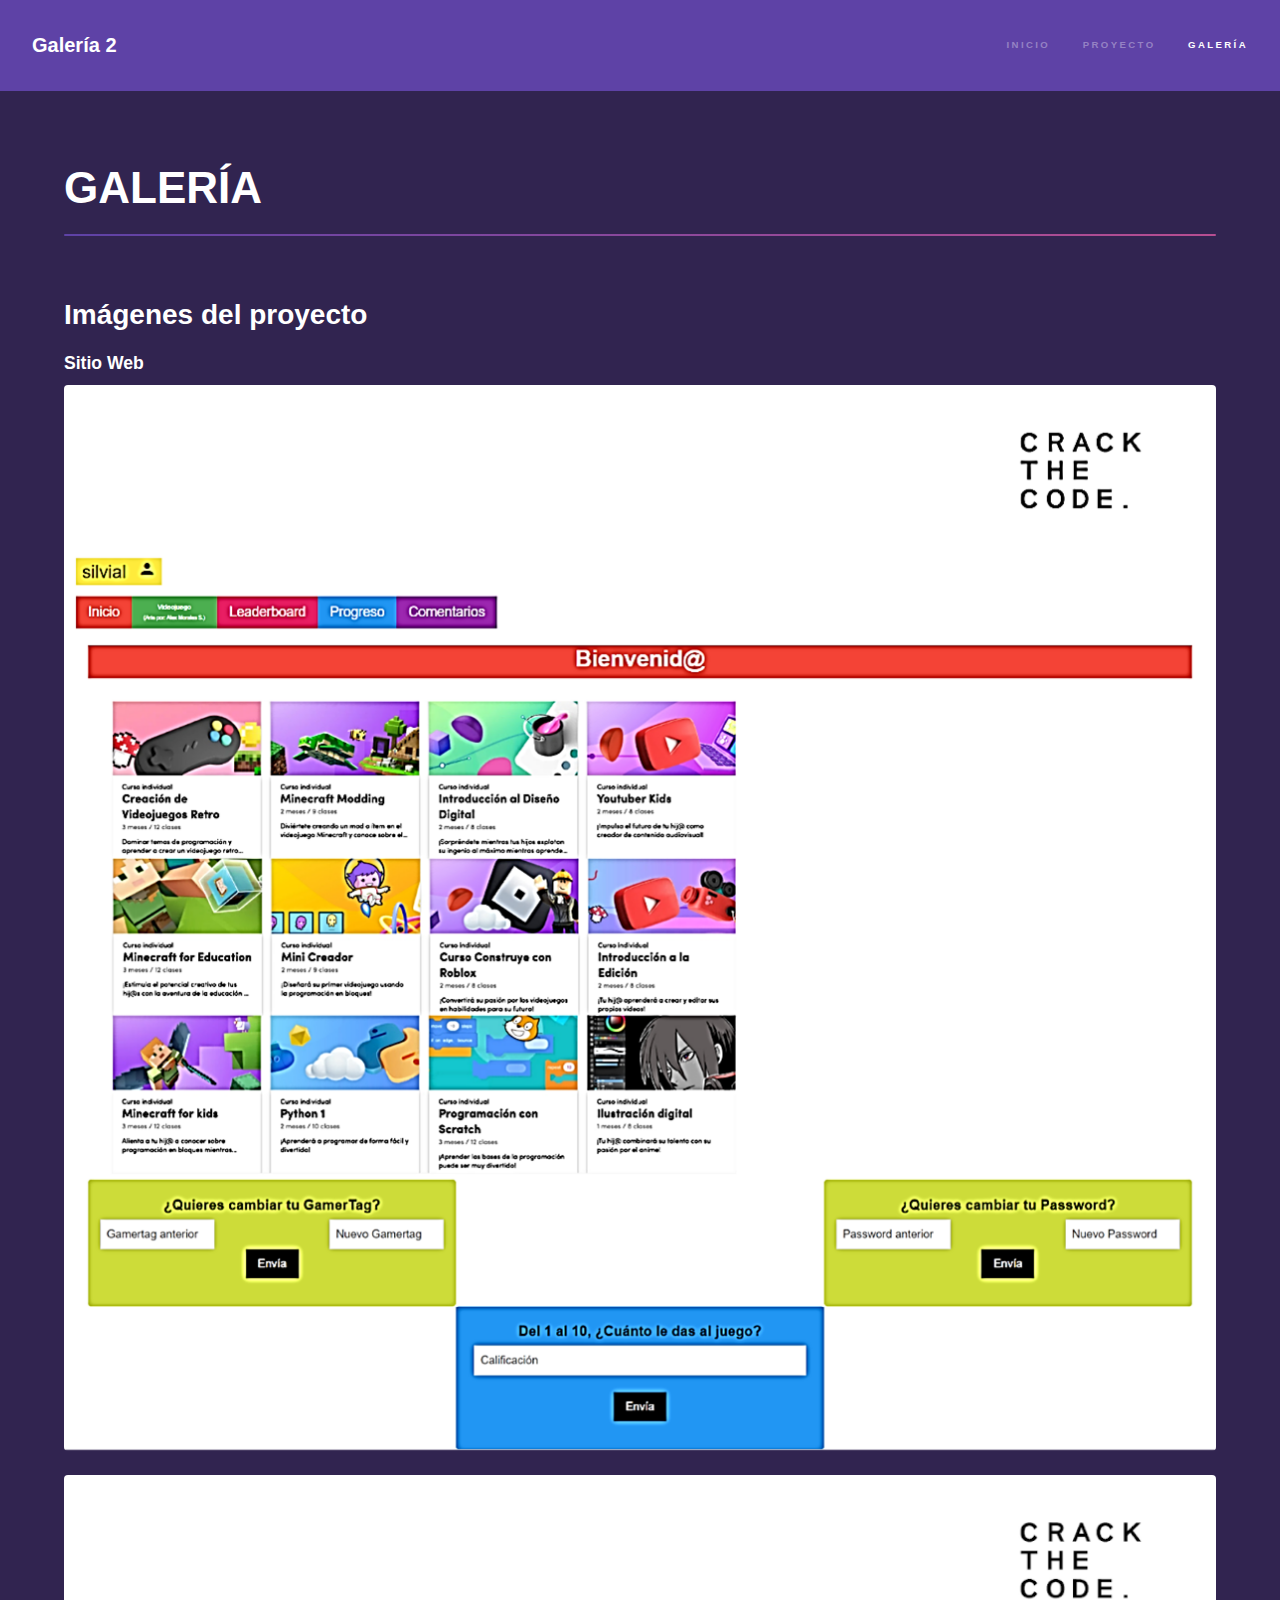
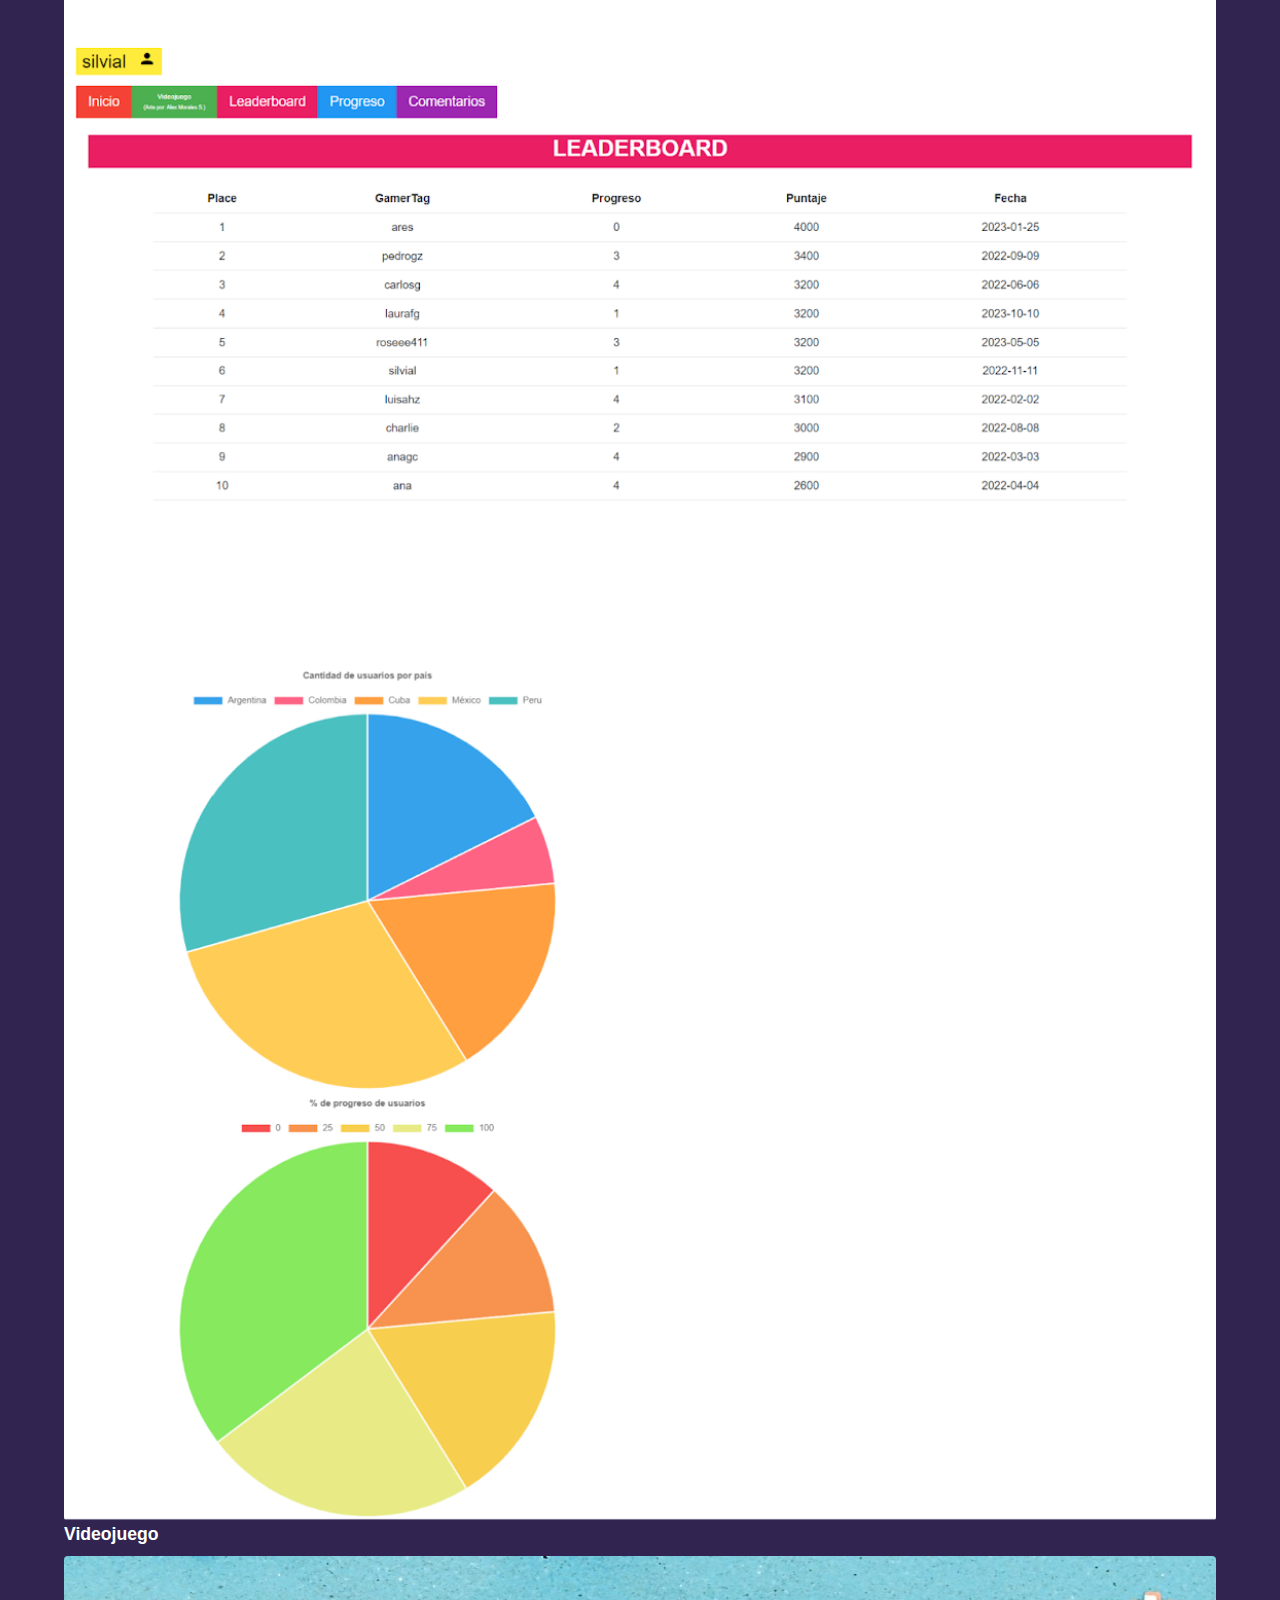
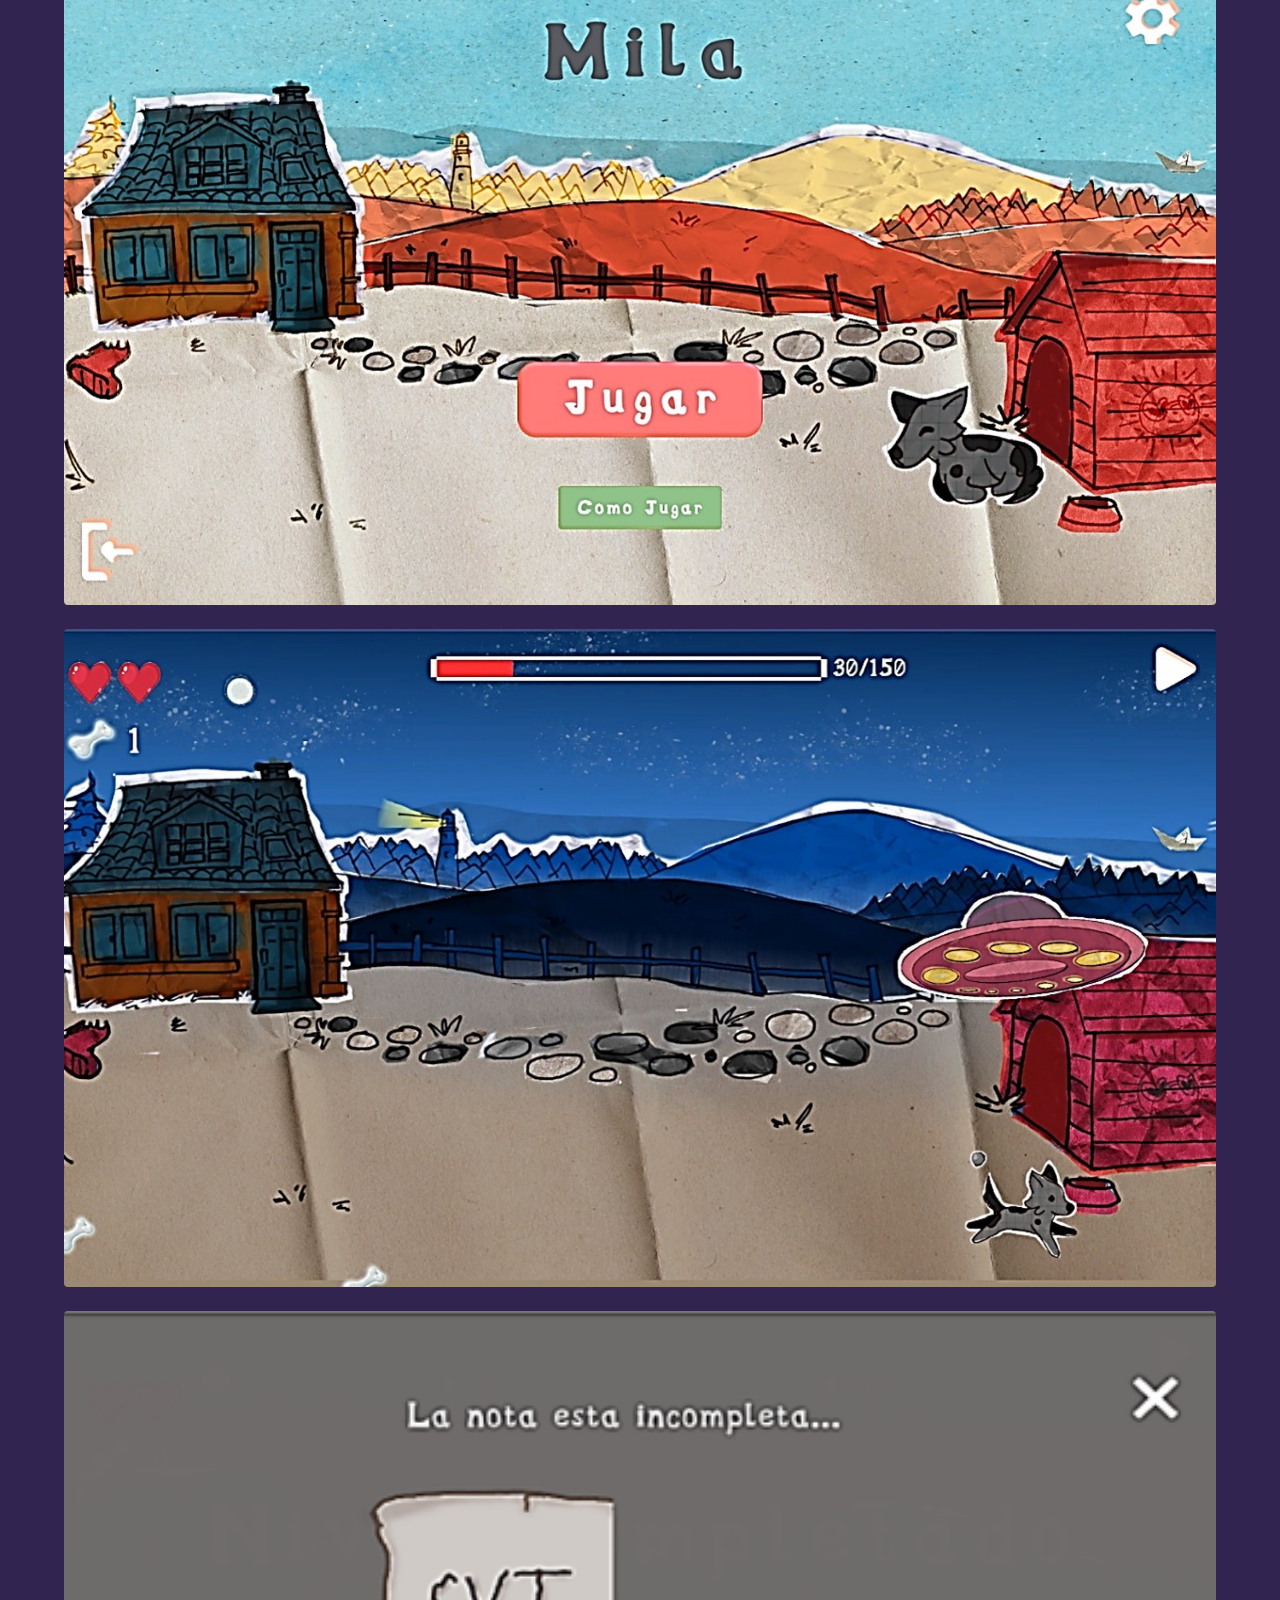
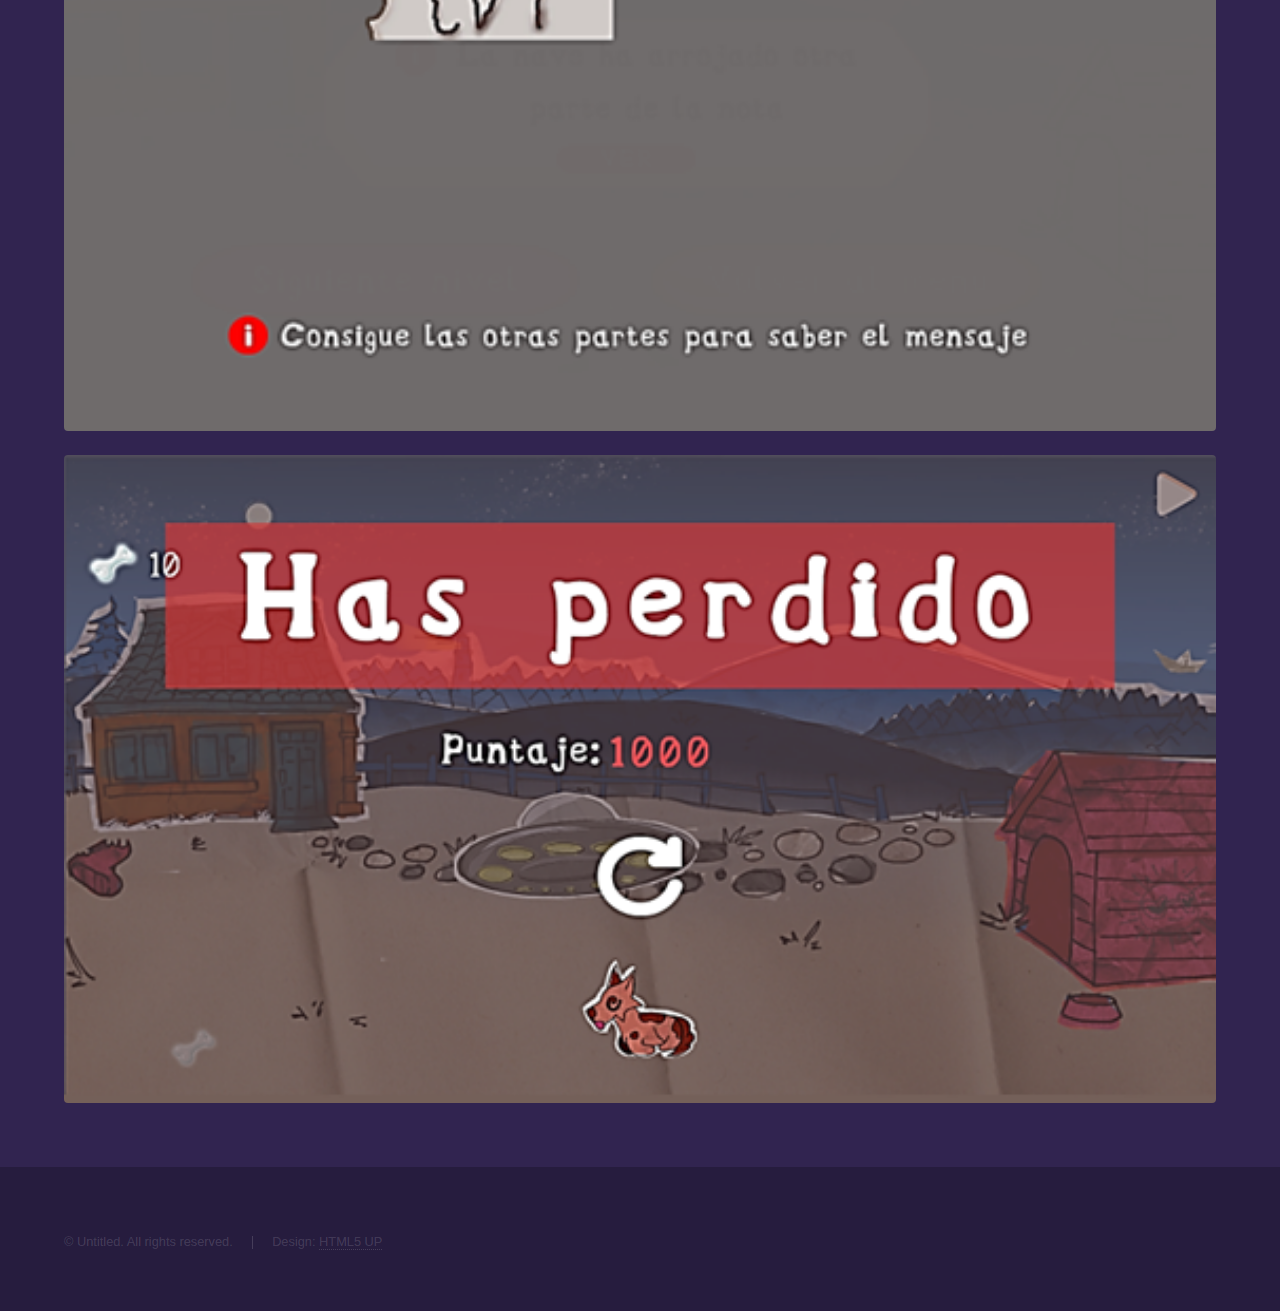
<file: galeria2.html>
<!DOCTYPE HTML>
<!--
	Hyperspace by HTML5 UP
	html5up.net | @ajlkn
	Free for personal and commercial use under the CCA 3.0 license (html5up.net/license)
-->
<html>
	<head>
		<title>Galería - Proyecto 2</title>
		<meta charset="utf-8" />
		<meta name="viewport" content="width=device-width, initial-scale=1, user-scalable=no" />
		<link rel="stylesheet" href="assets/css/main.css" />
		<noscript><link rel="stylesheet" href="assets/css/noscript.css" /></noscript>
	</head>
	<body class="is-preload">

		<!-- Header -->
			<header id="header">
				<a href="index.html" class="title">Galería 2</a>
				<nav>
					<ul>
						<li><a href="index.html">INICIO</a></li>
						<li><a href="pagina2.html">PROYECTO</a></li>
						<li><a href="galeria2.html"  class="active">GALERÍA</a></li>
					</ul>
				</nav>
			</header>

		<!-- Wrapper -->
			<div id="wrapper">

				<!-- Main -->
					<section id="main" class="wrapper">
						<div class="inner">
							<h1 class="major">GALERÍA</h1>


							<!-- Image -->
                            <section>
                                <h2>Imágenes del proyecto</h2>
                                <h3>Sitio Web</h3>
                                <div class="box alt">
                                    <div class="row gtr-uniform">
                                        <div class="col-12"><span class="image fit"><img src="images/ctc.png" alt="" /></span></div>
                                        <div class="col-12"><span class="image fit"><img src="images/CRACK.png" alt="" /></span></div>
                                        
                                    </div>

                                <h3>Videojuego</h3>
                                    <div class="box alt">
                                        <div class="row gtr-uniform">
                                            <div class="col-12"><span class="image fit"><img src="images/jugar.jpg" alt="" /></span></div>
                                            <div class="col-12"><span class="image fit"><img src="images/nave.jpg" alt="" /></span></div>
                                            <div class="col-12"><span class="image fit"><img src="images/nota.png" alt="" /></span></div>
                                            <div class="col-12"><span class="image fit"><img src="images/fin.png" alt="" /></span></div>

                                        </div>
                                </div>
                                <!--
                                <h3>Left &amp; Right</h3>
                                -->
                                <!--
                                <p><span class="image left"><img src="images/pic05.jpg" alt="" /></span>Fringilla nisl. Donec accumsan interdum nisi, quis tincidunt felis sagittis eget. tempus euismod. Vestibulum ante ipsum primis in faucibus vestibulum. Blandit adipiscing eu felis iaculis volutpat ac adipiscing accumsan eu faucibus. Integer ac pellentesque praesent tincidunt felis sagittis eget. tempus euismod. Vestibulum ante ipsum primis in faucibus vestibulum. Blandit adipiscing eu felis iaculis volutpat ac adipiscing accumsan eu faucibus. Integer ac pellentesque praesent. Donec accumsan interdum nisi, quis tincidunt felis sagittis eget. tempus euismod. Vestibulum ante ipsum primis in faucibus vestibulum. Blandit adipiscing eu felis iaculis volutpat ac adipiscing accumsan eu faucibus. Integer ac pellentesque praesent tincidunt felis sagittis eget. tempus euismod. Vestibulum ante ipsum primis in faucibus vestibulum. Blandit adipiscing eu felis iaculis volutpat ac adipiscing accumsan eu faucibus. Integer ac pellentesque praesent. Blandit adipiscing eu felis iaculis volutpat ac adipiscing accumsan eu faucibus. Integer ac pellentesque praesent tincidunt felis sagittis eget. tempus euismod. Vestibulum ante ipsum primis in faucibus vestibulum. Blandit adipiscing eu felis iaculis volutpat ac adipiscing accumsan eu faucibus. Integer ac pellentesque praesent.</p>
                                <p><span class="image right"><img src="images/pic06.jpg" alt="" /></span>Fringilla nisl. Donec accumsan interdum nisi, quis tincidunt felis sagittis eget. tempus euismod. Vestibulum ante ipsum primis in faucibus vestibulum. Blandit adipiscing eu felis iaculis volutpat ac adipiscing accumsan eu faucibus. Integer ac pellentesque praesent tincidunt felis sagittis eget. tempus euismod. Vestibulum ante ipsum primis in faucibus vestibulum. Blandit adipiscing eu felis iaculis volutpat ac adipiscing accumsan eu faucibus. Integer ac pellentesque praesent. Donec accumsan interdum nisi, quis tincidunt felis sagittis eget. tempus euismod. Vestibulum ante ipsum primis in faucibus vestibulum. Blandit adipiscing eu felis iaculis volutpat ac adipiscing accumsan eu faucibus. Integer ac pellentesque praesent tincidunt felis sagittis eget. tempus euismod. Vestibulum ante ipsum primis in faucibus vestibulum. Blandit adipiscing eu felis iaculis volutpat ac adipiscing accumsan eu faucibus. Integer ac pellentesque praesent. Blandit adipiscing eu felis iaculis volutpat ac adipiscing accumsan eu faucibus. Integer ac pellentesque praesent tincidunt felis sagittis eget. tempus euismod. Vestibulum ante ipsum primis in faucibus vestibulum. Blandit adipiscing eu felis iaculis volutpat ac adipiscing accumsan eu faucibus. Integer ac pellentesque praesent.</p>
                                -->
                            </section>

                    </div>
                </section>

        </div>

    <!-- Footer -->
        <footer id="footer" class="wrapper alt">
            <div class="inner">
                <ul class="menu">
                    <li>&copy; Untitled. All rights reserved.</li><li>Design: <a href="http://html5up.net">HTML5 UP</a></li>
                </ul>
            </div>
        </footer>

    <!-- Scripts -->
        <script src="assets/js/jquery.min.js"></script>
        <script src="assets/js/jquery.scrollex.min.js"></script>
        <script src="assets/js/jquery.scrolly.min.js"></script>
        <script src="assets/js/browser.min.js"></script>
        <script src="assets/js/breakpoints.min.js"></script>
        <script src="assets/js/util.js"></script>
        <script src="assets/js/main.js"></script>

</body>
</html>
</file>
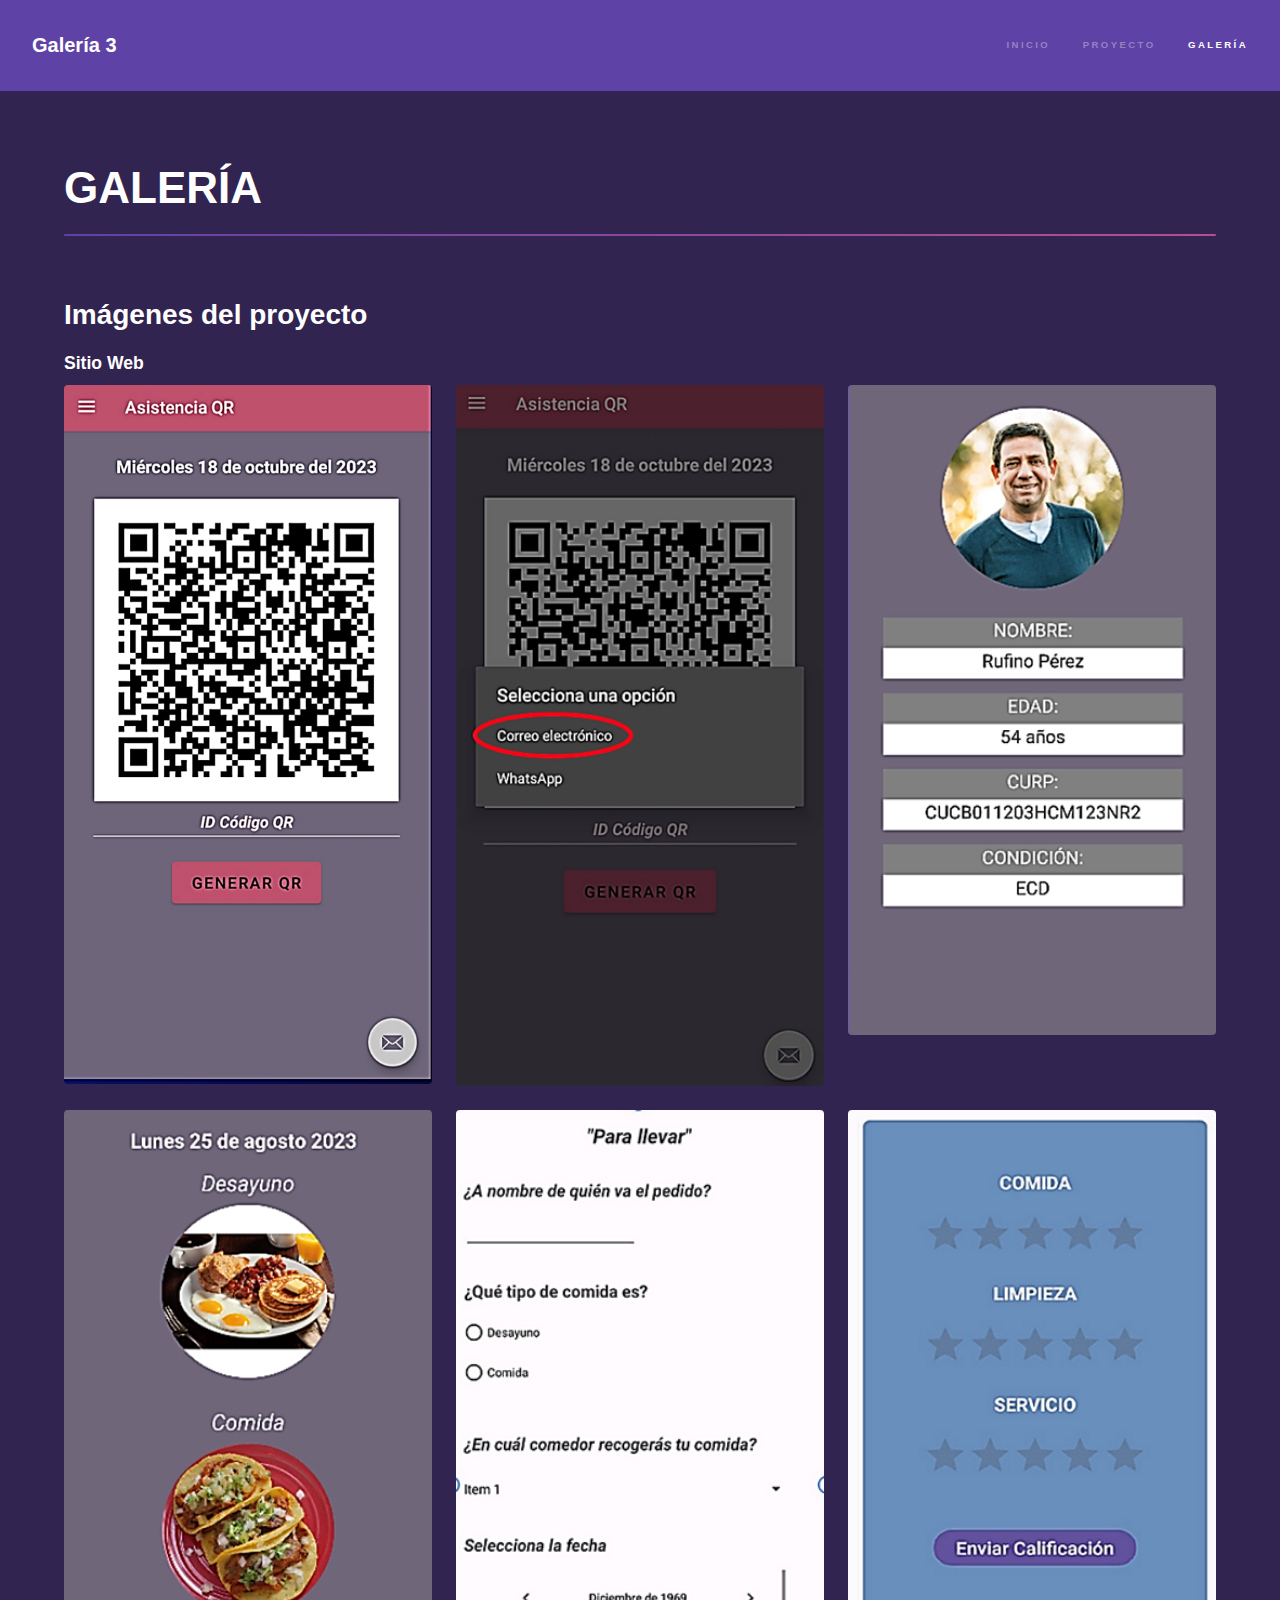
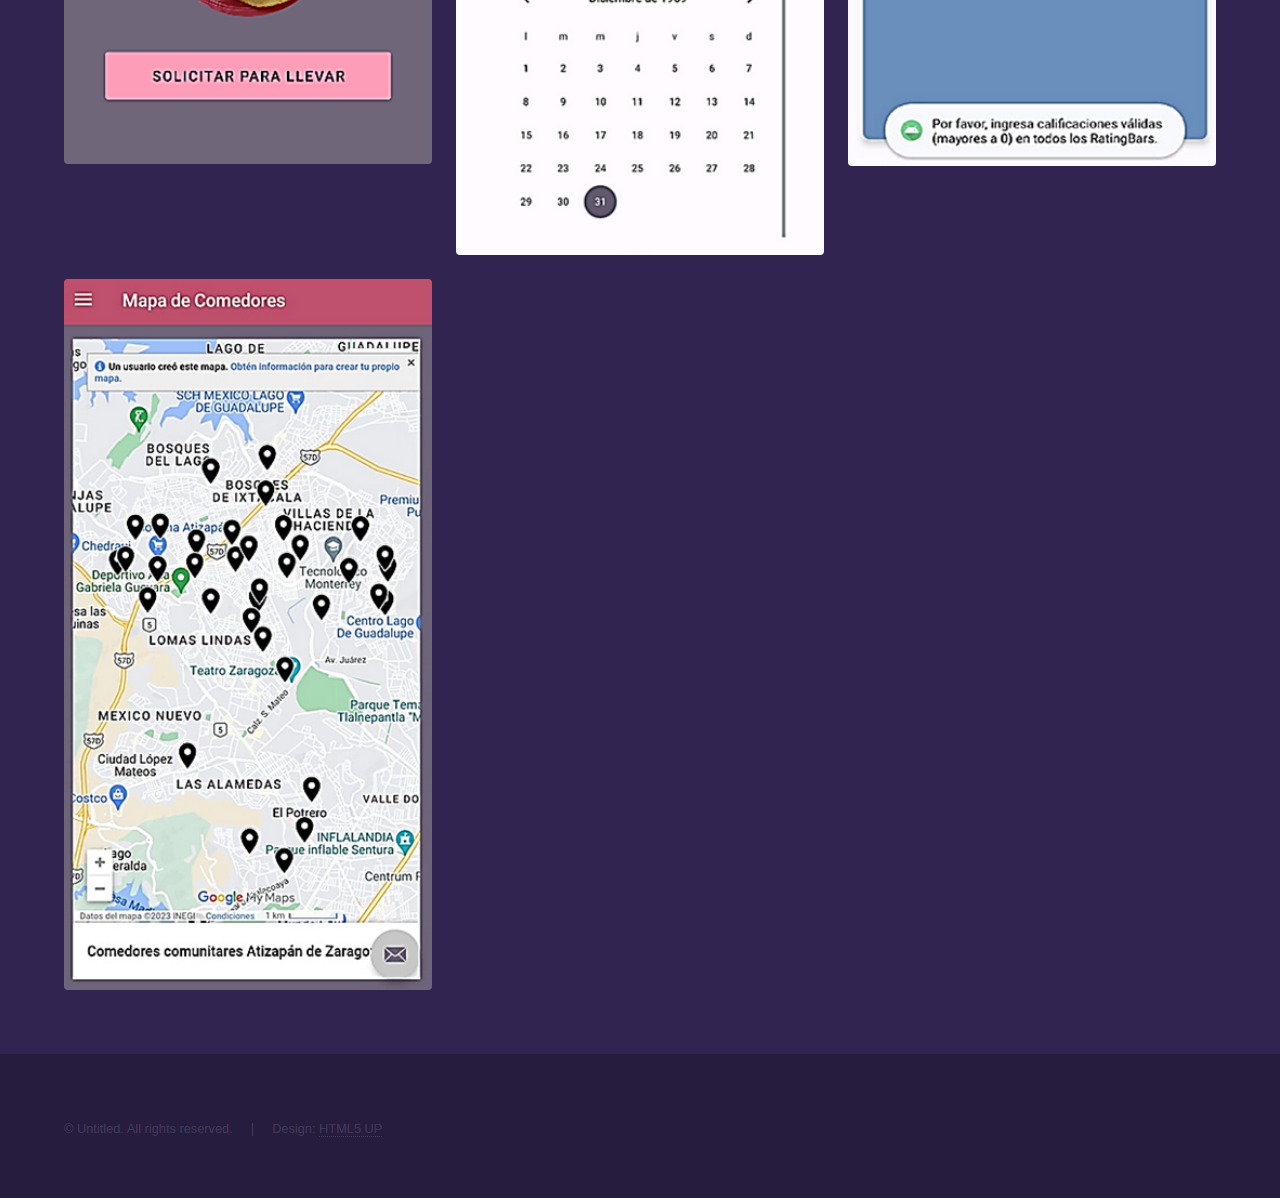
<file: galeria3.html>
<!DOCTYPE HTML>
<!--
	Hyperspace by HTML5 UP
	html5up.net | @ajlkn
	Free for personal and commercial use under the CCA 3.0 license (html5up.net/license)
-->
<html>
	<head>
		<title>Galería - Proyecto 3</title>
		<meta charset="utf-8" />
		<meta name="viewport" content="width=device-width, initial-scale=1, user-scalable=no" />
		<link rel="stylesheet" href="assets/css/main.css" />
		<noscript><link rel="stylesheet" href="assets/css/noscript.css" /></noscript>
	</head>
	<body class="is-preload">

		<!-- Header -->
			<header id="header">
				<a href="index.html" class="title">Galería 3</a>
				<nav>
					<ul>
						<li><a href="index.html">INICIO</a></li>
						<li><a href="pagina3.html">PROYECTO</a></li>
						<li><a href="galeria3.html"  class="active">GALERÍA</a></li>
					</ul>
				</nav>
			</header>

		<!-- Wrapper -->
			<div id="wrapper">

				<!-- Main -->
					<section id="main" class="wrapper">
						<div class="inner">
							<h1 class="major">GALERÍA</h1>


							<!-- Image -->
                            <section>
                                <h2>Imágenes del proyecto</h2>
                                <h3>Sitio Web</h3>
                                <div class="box alt">
                                    <div class="row gtr-uniform">
                                        <div class="col-4"><span class="image fit"><img src="images/c1.png" alt="" /></span></div>
                                        <div class="col-4"><span class="image fit"><img src="images/c2.png" alt="" /></span></div>
                                        <div class="col-4"><span class="image fit"><img src="images/c3.png" alt="" /></span></div>
                                        <div class="col-4"><span class="image fit"><img src="images/c4.png" alt="" /></span></div>
                                        <div class="col-4"><span class="image fit"><img src="images/c5.png" alt="" /></span></div>
                                        <div class="col-4"><span class="image fit"><img src="images/c6.png" alt="" /></span></div>
                                        <div class="col-4"><span class="image fit"><img src="images/c7.png" alt="" /></span></div>
                                        
                                    </div>
                                </div>
                                <!--
                                <h3>Left &amp; Right</h3>
                                -->
                                <!--
                                <p><span class="image left"><img src="images/pic05.jpg" alt="" /></span>Fringilla nisl. Donec accumsan interdum nisi, quis tincidunt felis sagittis eget. tempus euismod. Vestibulum ante ipsum primis in faucibus vestibulum. Blandit adipiscing eu felis iaculis volutpat ac adipiscing accumsan eu faucibus. Integer ac pellentesque praesent tincidunt felis sagittis eget. tempus euismod. Vestibulum ante ipsum primis in faucibus vestibulum. Blandit adipiscing eu felis iaculis volutpat ac adipiscing accumsan eu faucibus. Integer ac pellentesque praesent. Donec accumsan interdum nisi, quis tincidunt felis sagittis eget. tempus euismod. Vestibulum ante ipsum primis in faucibus vestibulum. Blandit adipiscing eu felis iaculis volutpat ac adipiscing accumsan eu faucibus. Integer ac pellentesque praesent tincidunt felis sagittis eget. tempus euismod. Vestibulum ante ipsum primis in faucibus vestibulum. Blandit adipiscing eu felis iaculis volutpat ac adipiscing accumsan eu faucibus. Integer ac pellentesque praesent. Blandit adipiscing eu felis iaculis volutpat ac adipiscing accumsan eu faucibus. Integer ac pellentesque praesent tincidunt felis sagittis eget. tempus euismod. Vestibulum ante ipsum primis in faucibus vestibulum. Blandit adipiscing eu felis iaculis volutpat ac adipiscing accumsan eu faucibus. Integer ac pellentesque praesent.</p>
                                <p><span class="image right"><img src="images/pic06.jpg" alt="" /></span>Fringilla nisl. Donec accumsan interdum nisi, quis tincidunt felis sagittis eget. tempus euismod. Vestibulum ante ipsum primis in faucibus vestibulum. Blandit adipiscing eu felis iaculis volutpat ac adipiscing accumsan eu faucibus. Integer ac pellentesque praesent tincidunt felis sagittis eget. tempus euismod. Vestibulum ante ipsum primis in faucibus vestibulum. Blandit adipiscing eu felis iaculis volutpat ac adipiscing accumsan eu faucibus. Integer ac pellentesque praesent. Donec accumsan interdum nisi, quis tincidunt felis sagittis eget. tempus euismod. Vestibulum ante ipsum primis in faucibus vestibulum. Blandit adipiscing eu felis iaculis volutpat ac adipiscing accumsan eu faucibus. Integer ac pellentesque praesent tincidunt felis sagittis eget. tempus euismod. Vestibulum ante ipsum primis in faucibus vestibulum. Blandit adipiscing eu felis iaculis volutpat ac adipiscing accumsan eu faucibus. Integer ac pellentesque praesent. Blandit adipiscing eu felis iaculis volutpat ac adipiscing accumsan eu faucibus. Integer ac pellentesque praesent tincidunt felis sagittis eget. tempus euismod. Vestibulum ante ipsum primis in faucibus vestibulum. Blandit adipiscing eu felis iaculis volutpat ac adipiscing accumsan eu faucibus. Integer ac pellentesque praesent.</p>
                                -->
                            </section>

                    </div>
                </section>

        </div>

    <!-- Footer -->
        <footer id="footer" class="wrapper alt">
            <div class="inner">
                <ul class="menu">
                    <li>&copy; Untitled. All rights reserved.</li><li>Design: <a href="http://html5up.net">HTML5 UP</a></li>
                </ul>
            </div>
        </footer>

    <!-- Scripts -->
        <script src="assets/js/jquery.min.js"></script>
        <script src="assets/js/jquery.scrollex.min.js"></script>
        <script src="assets/js/jquery.scrolly.min.js"></script>
        <script src="assets/js/browser.min.js"></script>
        <script src="assets/js/breakpoints.min.js"></script>
        <script src="assets/js/util.js"></script>
        <script src="assets/js/main.js"></script>

</body>
</html>
</file>
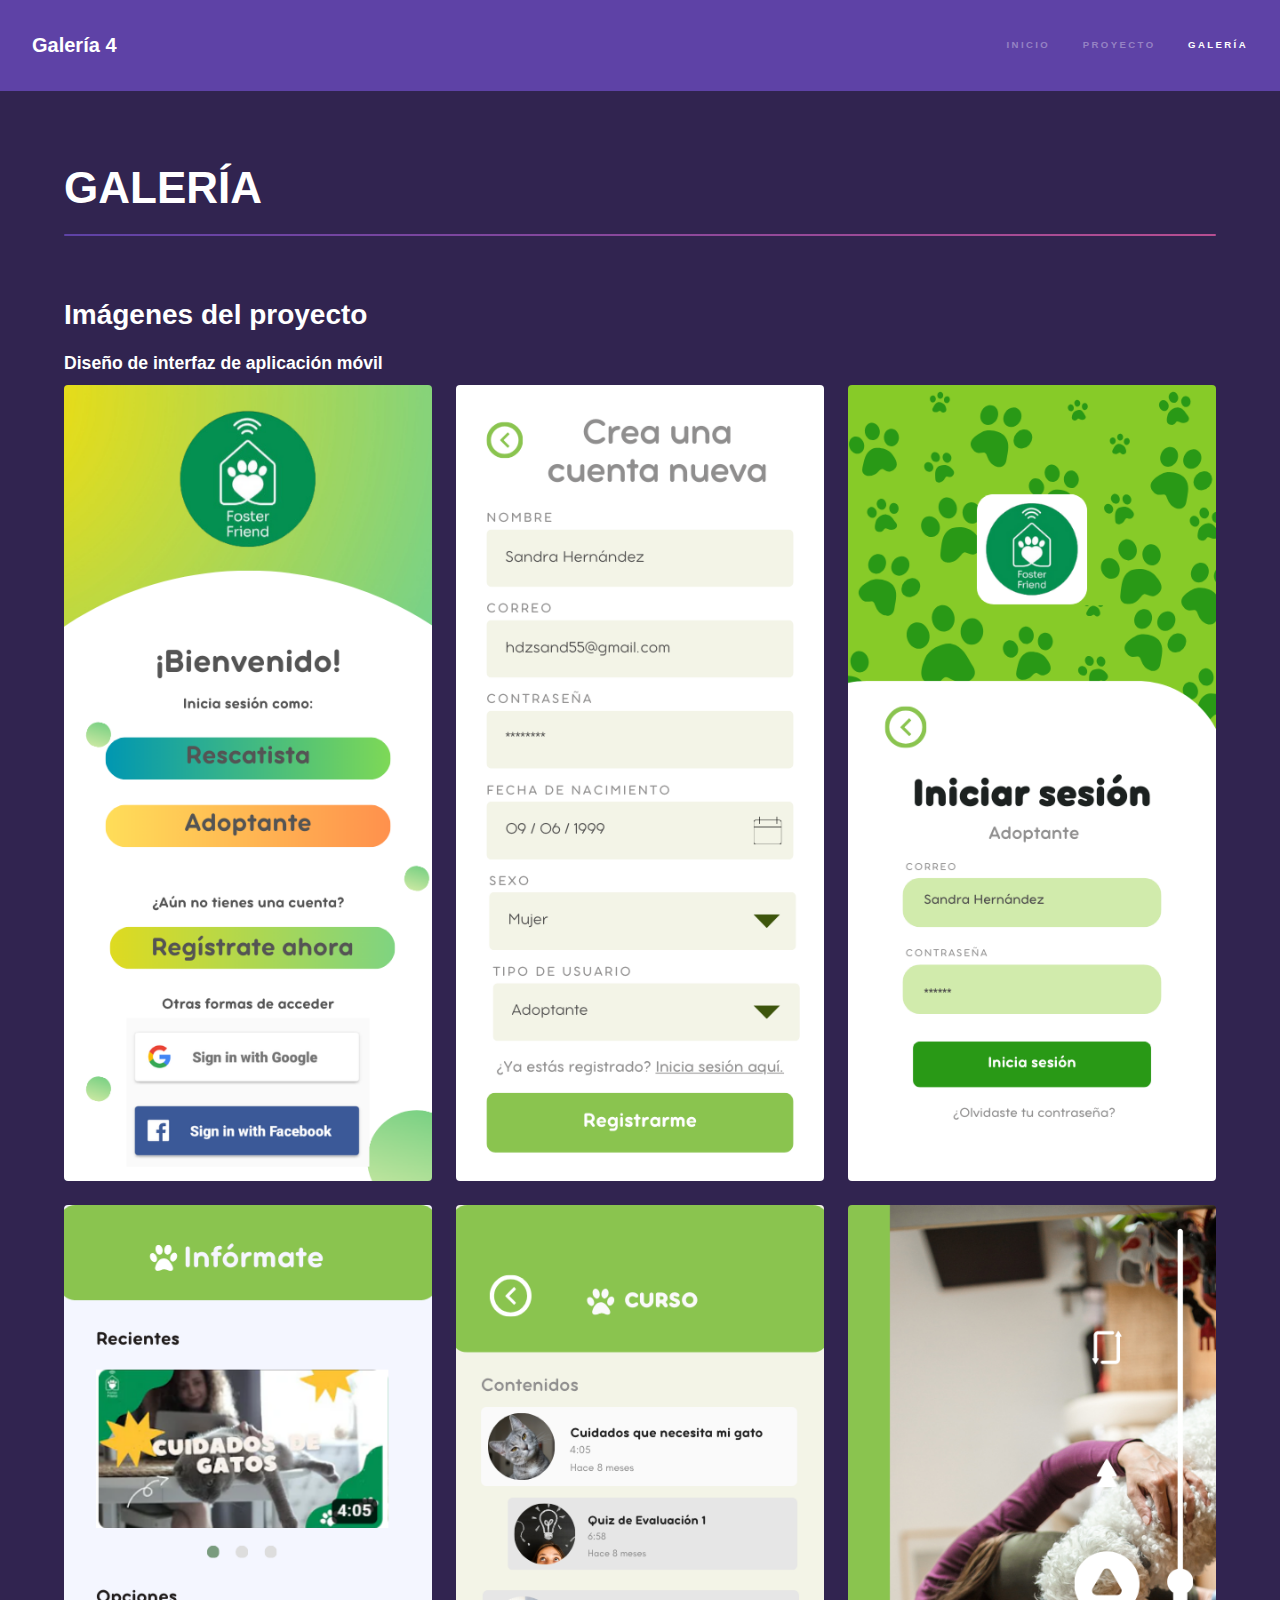
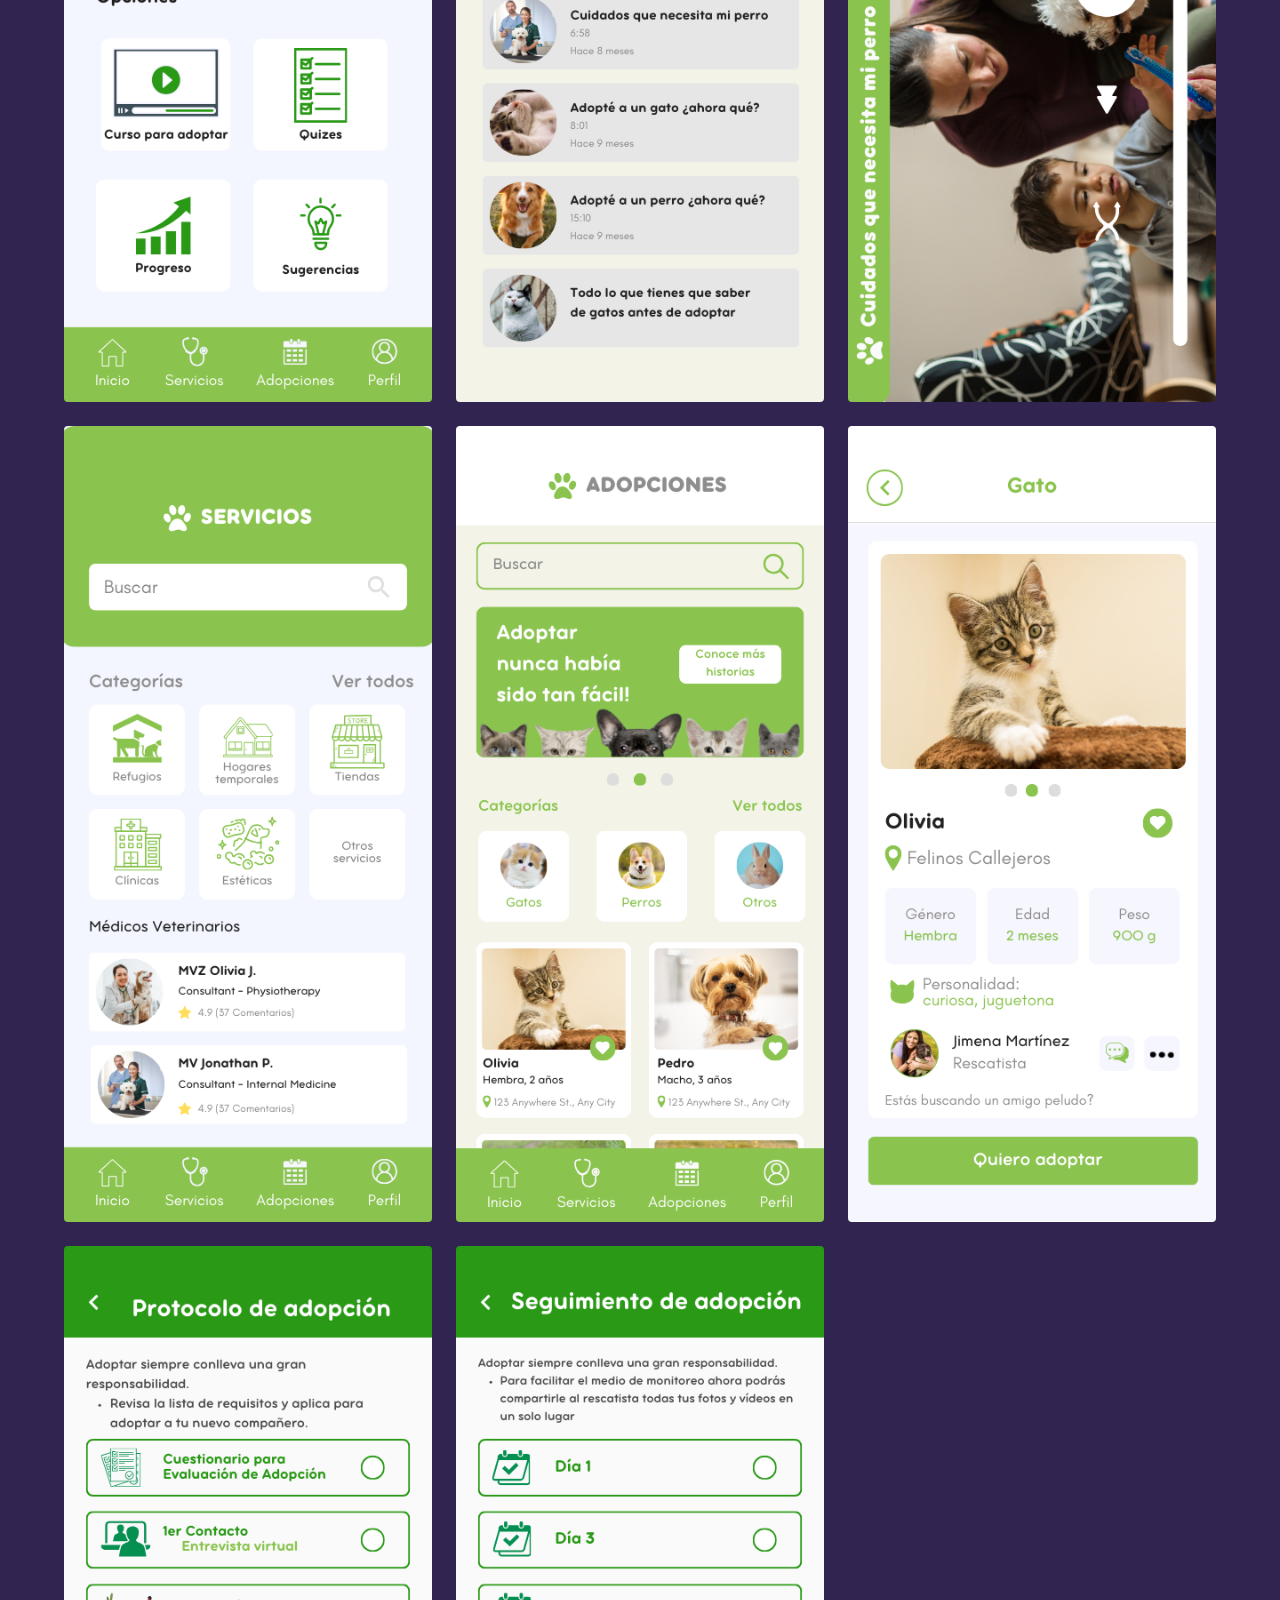
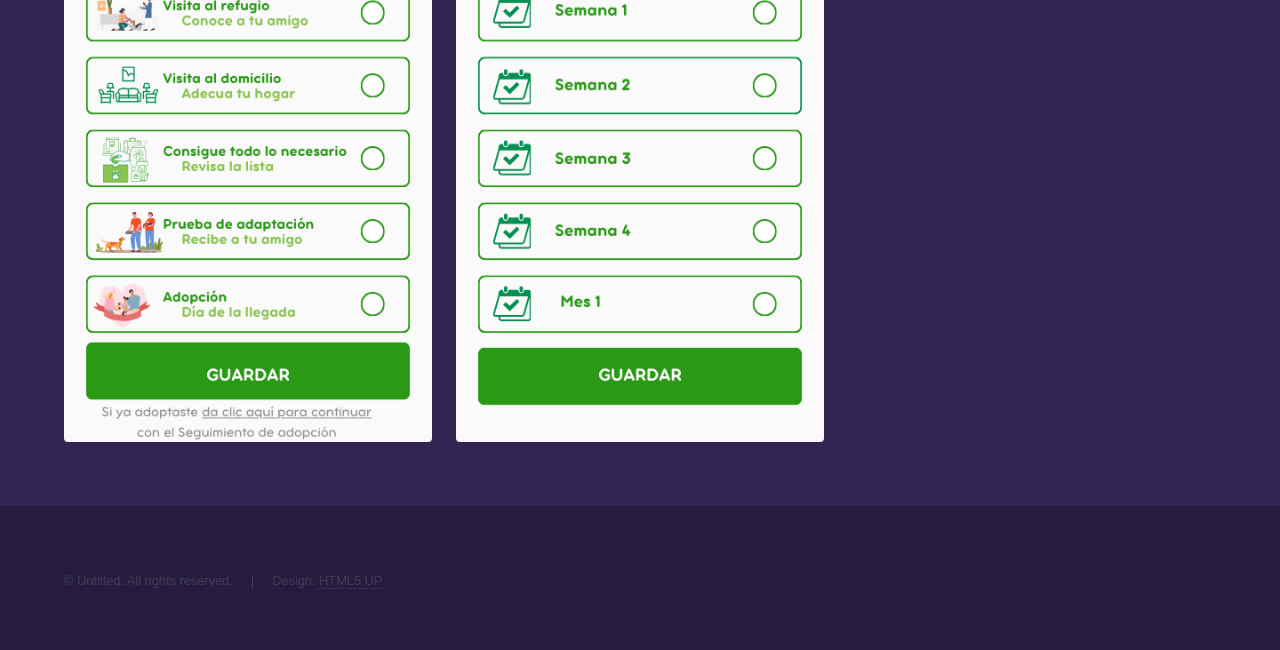
<file: galeria4.html>
<!DOCTYPE HTML>
<!--
	Hyperspace by HTML5 UP
	html5up.net | @ajlkn
	Free for personal and commercial use under the CCA 3.0 license (html5up.net/license)
-->
<html>
	<head>
		<title>Galería - Proyecto 4</title>
		<meta charset="utf-8" />
		<meta name="viewport" content="width=device-width, initial-scale=1, user-scalable=no" />
		<link rel="stylesheet" href="assets/css/main.css" />
		<noscript><link rel="stylesheet" href="assets/css/noscript.css" /></noscript>
	</head>
	<body class="is-preload">

		<!-- Header -->
			<header id="header">
				<a href="index.html" class="title">Galería 4</a>
				<nav>
					<ul>
						<li><a href="index.html">INICIO</a></li>
						<li><a href="pagina4.html">PROYECTO</a></li>
						<li><a href="galeria4.html"  class="active">GALERÍA</a></li>
					</ul>
				</nav>
			</header>

		<!-- Wrapper -->
			<div id="wrapper">

				<!-- Main -->
					<section id="main" class="wrapper">
						<div class="inner">
							<h1 class="major">GALERÍA</h1>


							<!-- Image -->
                            <section>
                                <h2>Imágenes del proyecto</h2>
                                <h3>Diseño de interfaz de aplicación móvil</h3>
                                <div class="box alt">
                                    <div class="row gtr-uniform">
                                        <div class="col-4"><span class="image fit"><img src="images/Login.png" alt="Descripción de la imagen" width="100" height=auto/></span></div>
                                        <div class="col-4"><span class="image fit"><img src="images/Registro.png" alt="Descripción de la imagen" width="100" height=auto/></span></div>
                                        <div class="col-4"><span class="image fit"><img src="images/9.png" alt="Descripción de la imagen" width=100" height=auto/></span></div>
                                        <div class="col-4"><span class="image fit"><img src="images/12.png" alt="Descripción de la imagen" width="100" height=auto/></span></div>
                                        <div class="col-4"><span class="image fit"><img src="images/14.png" alt="Descripción de la imagen" width=100" height=auto/></span></div>
                                        <div class="col-4"><span class="image fit"><img src="images/15.png" alt="Descripción de la imagen" width="100" height=auto/></span></div>                                        
                                        <div class="col-4"><span class="image fit"><img src="images/22.png" alt="Descripción de la imagen" width="100" height=auto/></span></div>
                                        <div class="col-4"><span class="image fit"><img src="images/24.png" alt="Descripción de la imagen" width=100" height=auto/></span></div>
                                        <div class="col-4"><span class="image fit"><img src="images/30.png" alt="Descripción de la imagen" width=100" height=auto/></span></div>
                                        <div class="col-4"><span class="image fit"><img src="images/34.png" alt="Descripción de la imagen" width=100" height=auto/></span></div>
                                        <div class="col-4"><span class="image fit"><img src="images/36.png" alt="Descripción de la imagen" width="100" height=auto/></span></div>
                                        



                                        
                                    </div>
                                </div>
                                <!--
                                <h3>Left &amp; Right</h3>
                                -->
                                <!--
                                <p><span class="image left"><img src="images/pic05.jpg" alt="" /></span>Fringilla nisl. Donec accumsan interdum nisi, quis tincidunt felis sagittis eget. tempus euismod. Vestibulum ante ipsum primis in faucibus vestibulum. Blandit adipiscing eu felis iaculis volutpat ac adipiscing accumsan eu faucibus. Integer ac pellentesque praesent tincidunt felis sagittis eget. tempus euismod. Vestibulum ante ipsum primis in faucibus vestibulum. Blandit adipiscing eu felis iaculis volutpat ac adipiscing accumsan eu faucibus. Integer ac pellentesque praesent. Donec accumsan interdum nisi, quis tincidunt felis sagittis eget. tempus euismod. Vestibulum ante ipsum primis in faucibus vestibulum. Blandit adipiscing eu felis iaculis volutpat ac adipiscing accumsan eu faucibus. Integer ac pellentesque praesent tincidunt felis sagittis eget. tempus euismod. Vestibulum ante ipsum primis in faucibus vestibulum. Blandit adipiscing eu felis iaculis volutpat ac adipiscing accumsan eu faucibus. Integer ac pellentesque praesent. Blandit adipiscing eu felis iaculis volutpat ac adipiscing accumsan eu faucibus. Integer ac pellentesque praesent tincidunt felis sagittis eget. tempus euismod. Vestibulum ante ipsum primis in faucibus vestibulum. Blandit adipiscing eu felis iaculis volutpat ac adipiscing accumsan eu faucibus. Integer ac pellentesque praesent.</p>
                                <p><span class="image right"><img src="images/pic06.jpg" alt="" /></span>Fringilla nisl. Donec accumsan interdum nisi, quis tincidunt felis sagittis eget. tempus euismod. Vestibulum ante ipsum primis in faucibus vestibulum. Blandit adipiscing eu felis iaculis volutpat ac adipiscing accumsan eu faucibus. Integer ac pellentesque praesent tincidunt felis sagittis eget. tempus euismod. Vestibulum ante ipsum primis in faucibus vestibulum. Blandit adipiscing eu felis iaculis volutpat ac adipiscing accumsan eu faucibus. Integer ac pellentesque praesent. Donec accumsan interdum nisi, quis tincidunt felis sagittis eget. tempus euismod. Vestibulum ante ipsum primis in faucibus vestibulum. Blandit adipiscing eu felis iaculis volutpat ac adipiscing accumsan eu faucibus. Integer ac pellentesque praesent tincidunt felis sagittis eget. tempus euismod. Vestibulum ante ipsum primis in faucibus vestibulum. Blandit adipiscing eu felis iaculis volutpat ac adipiscing accumsan eu faucibus. Integer ac pellentesque praesent. Blandit adipiscing eu felis iaculis volutpat ac adipiscing accumsan eu faucibus. Integer ac pellentesque praesent tincidunt felis sagittis eget. tempus euismod. Vestibulum ante ipsum primis in faucibus vestibulum. Blandit adipiscing eu felis iaculis volutpat ac adipiscing accumsan eu faucibus. Integer ac pellentesque praesent.</p>
                                -->
                            </section>

                    </div>
                </section>

        </div>

    <!-- Footer -->
        <footer id="footer" class="wrapper alt">
            <div class="inner">
                <ul class="menu">
                    <li>&copy; Untitled. All rights reserved.</li><li>Design: <a href="http://html5up.net">HTML5 UP</a></li>
                </ul>
            </div>
        </footer>

    <!-- Scripts -->
        <script src="assets/js/jquery.min.js"></script>
        <script src="assets/js/jquery.scrollex.min.js"></script>
        <script src="assets/js/jquery.scrolly.min.js"></script>
        <script src="assets/js/browser.min.js"></script>
        <script src="assets/js/breakpoints.min.js"></script>
        <script src="assets/js/util.js"></script>
        <script src="assets/js/main.js"></script>

</body>
</html>
</file>
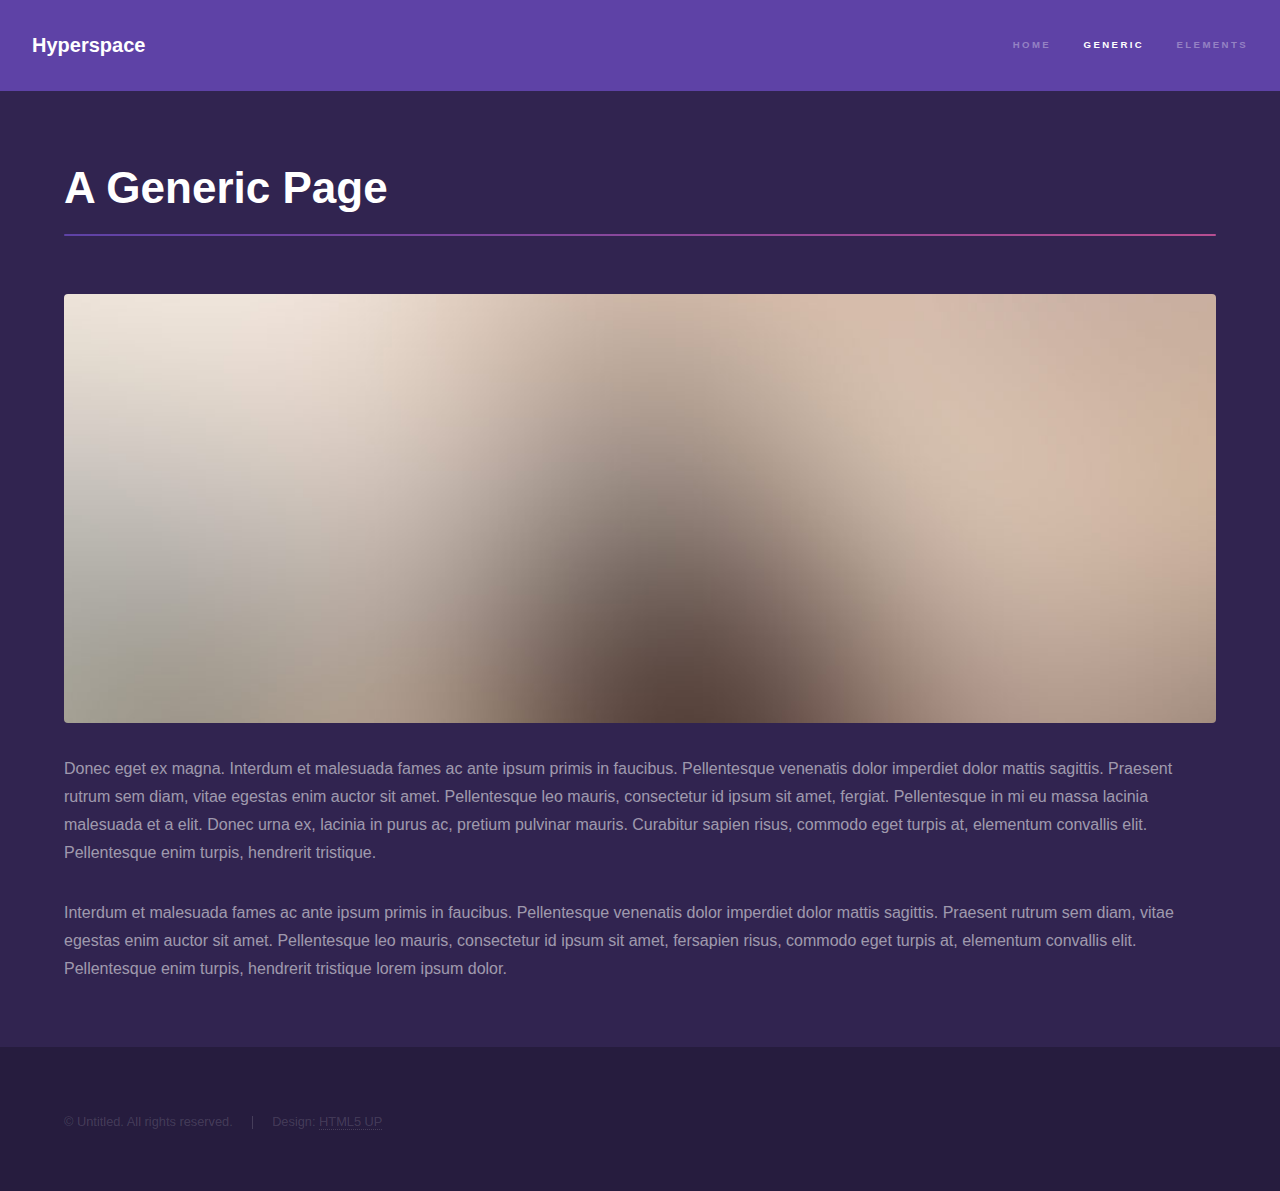
<file: generic.html>
<!DOCTYPE HTML>
<!--
	Hyperspace by HTML5 UP
	html5up.net | @ajlkn
	Free for personal and commercial use under the CCA 3.0 license (html5up.net/license)
-->
<html>
	<head>
		<title>Generic - Hyperspace by HTML5 UP</title>
		<meta charset="utf-8" />
		<meta name="viewport" content="width=device-width, initial-scale=1, user-scalable=no" />
		<link rel="stylesheet" href="assets/css/main.css" />
		<noscript><link rel="stylesheet" href="assets/css/noscript.css" /></noscript>
	</head>
	<body class="is-preload">

		<!-- Header -->
			<header id="header">
				<a href="index.html" class="title">Hyperspace</a>
				<nav>
					<ul>
						<li><a href="index.html">Home</a></li>
						<li><a href="generic.html" class="active">Generic</a></li>
						<li><a href="elements.html">Elements</a></li>
					</ul>
				</nav>
			</header>

		<!-- Wrapper -->
			<div id="wrapper">

				<!-- Main -->
					<section id="main" class="wrapper">
						<div class="inner">
							<h1 class="major">A Generic Page</h1>
							<span class="image fit"><img src="images/pic04.jpg" alt="" /></span>
							<p>Donec eget ex magna. Interdum et malesuada fames ac ante ipsum primis in faucibus. Pellentesque venenatis dolor imperdiet dolor mattis sagittis. Praesent rutrum sem diam, vitae egestas enim auctor sit amet. Pellentesque leo mauris, consectetur id ipsum sit amet, fergiat. Pellentesque in mi eu massa lacinia malesuada et a elit. Donec urna ex, lacinia in purus ac, pretium pulvinar mauris. Curabitur sapien risus, commodo eget turpis at, elementum convallis elit. Pellentesque enim turpis, hendrerit tristique.</p>
							<p>Interdum et malesuada fames ac ante ipsum primis in faucibus. Pellentesque venenatis dolor imperdiet dolor mattis sagittis. Praesent rutrum sem diam, vitae egestas enim auctor sit amet. Pellentesque leo mauris, consectetur id ipsum sit amet, fersapien risus, commodo eget turpis at, elementum convallis elit. Pellentesque enim turpis, hendrerit tristique lorem ipsum dolor.</p>
						</div>
					</section>

			</div>

		<!-- Footer -->
			<footer id="footer" class="wrapper alt">
				<div class="inner">
					<ul class="menu">
						<li>&copy; Untitled. All rights reserved.</li><li>Design: <a href="http://html5up.net">HTML5 UP</a></li>
					</ul>
				</div>
			</footer>

		<!-- Scripts -->
			<script src="assets/js/jquery.min.js"></script>
			<script src="assets/js/jquery.scrollex.min.js"></script>
			<script src="assets/js/jquery.scrolly.min.js"></script>
			<script src="assets/js/browser.min.js"></script>
			<script src="assets/js/breakpoints.min.js"></script>
			<script src="assets/js/util.js"></script>
			<script src="assets/js/main.js"></script>

	</body>
</html>
</file>
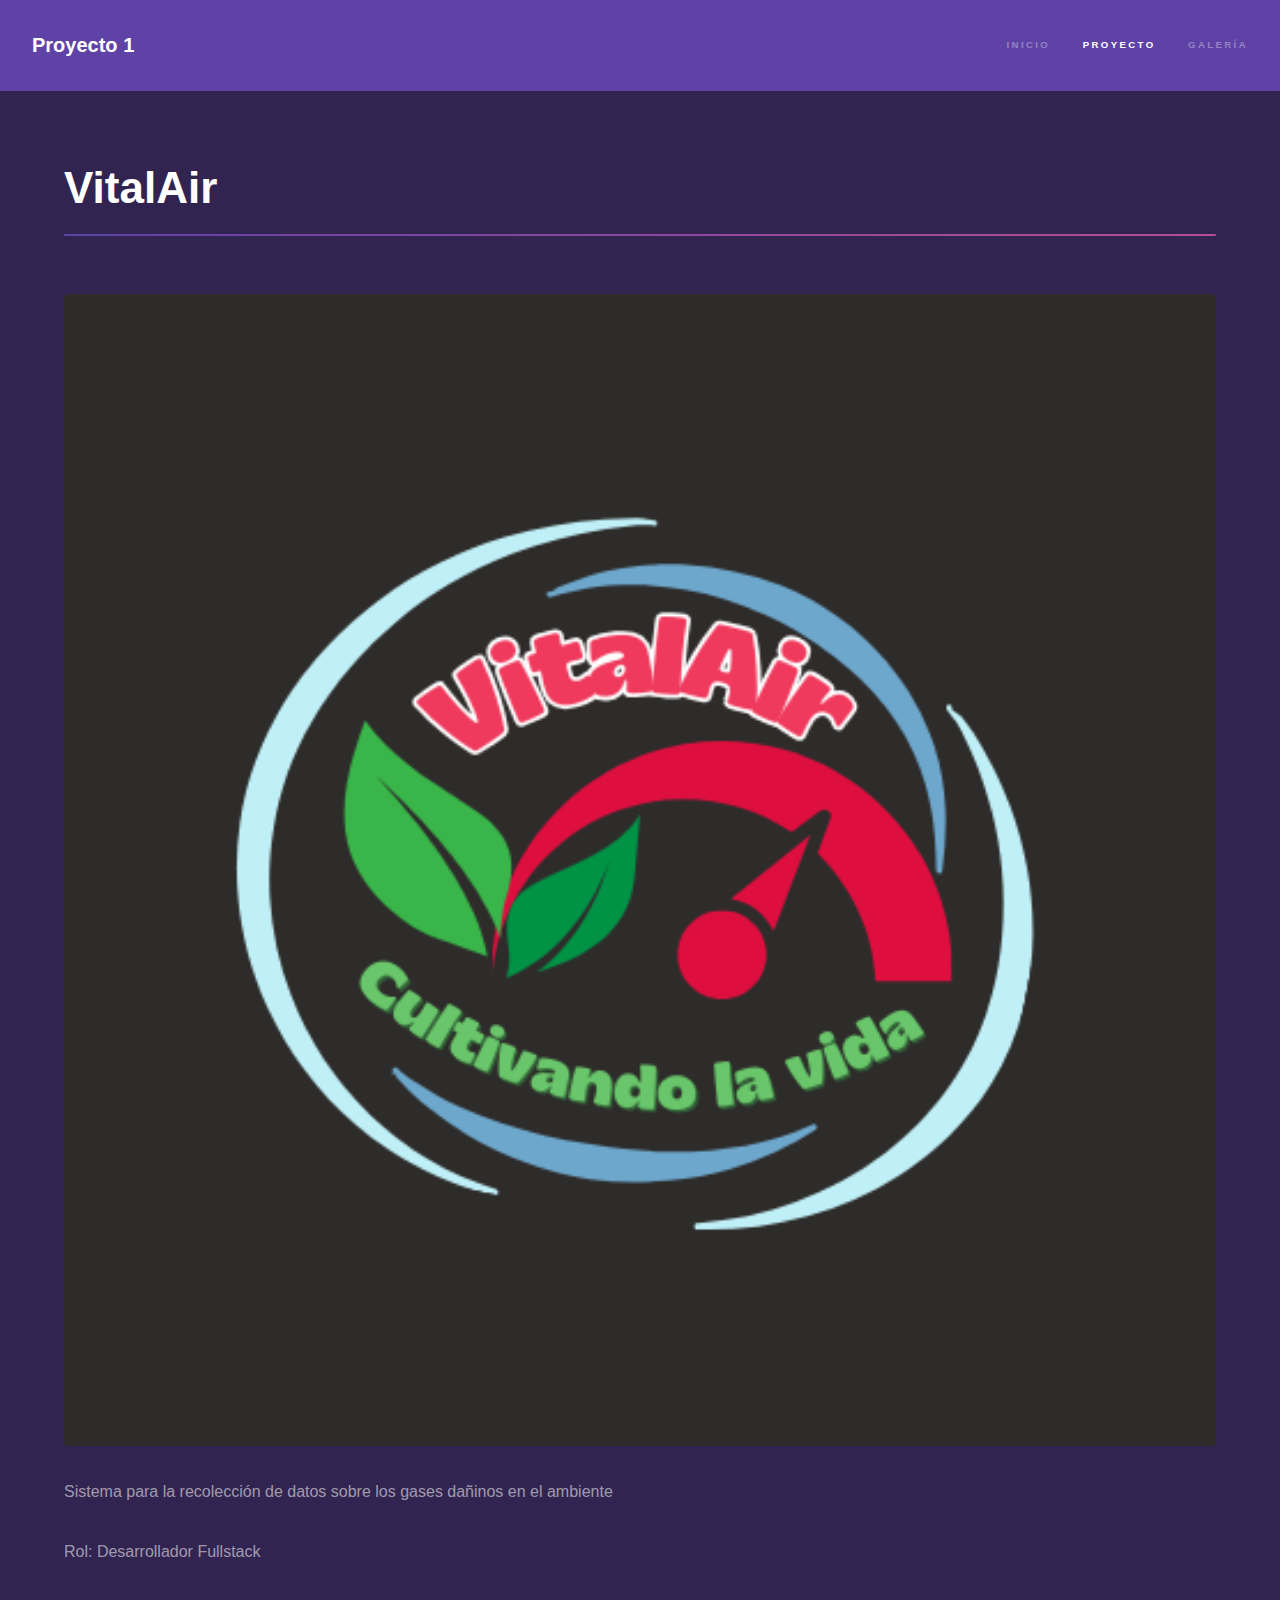
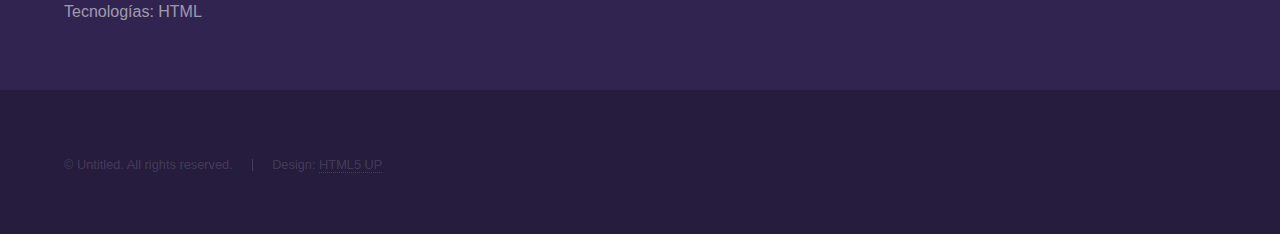
<file: pagina1.html>
<!DOCTYPE HTML>
<!--
	Hyperspace by HTML5 UP
	html5up.net | @ajlkn
	Free for personal and commercial use under the CCA 3.0 license (html5up.net/license)
-->

<html>
	<head>
		<title>Proyecto 1</title>
		<meta charset="utf-8" />
		<meta name="viewport" content="width=device-width, initial-scale=1, user-scalable=no" />
		<link rel="stylesheet" href="assets/css/main.css" />
		<noscript><link rel="stylesheet" href="assets/css/noscript.css" /></noscript>
	</head>
	<body class="is-preload">

		<!-- Header -->
			<header id="header">
				<a href="index.html" class="title">Proyecto 1</a>
				<nav>
					<ul>
						<li><a href="index.html">INICIO</a></li>
						<li><a href="pagina1.html" class="active">PROYECTO</a></li>
						<li><a href="galeria1.html">GALERÍA</a></li>
					</ul>
				</nav>
			</header>

		<!-- Wrapper -->
			<div id="wrapper">

				<!-- Main -->
					<section id="main" class="wrapper">
						<div class="inner">
							<h1 class="major">VitalAir</h1>
							<span class="image fit"><img src="images/logoVA.png" alt="" /></span>
                            <p>Sistema para la recolección de datos sobre los gases dañinos en el ambiente</p>
							<p>Rol: Desarrollador Fullstack</p>
                            <p>Tecnologías: HTML</p>
									
						</div>
					</section>

			</div>

		<!-- Footer -->
			<footer id="footer" class="wrapper alt">
				<div class="inner">
					<ul class="menu">
						<li>&copy; Untitled. All rights reserved.</li><li>Design: <a href="http://html5up.net">HTML5 UP</a></li>
					</ul>
				</div>
			</footer>

		<!-- Scripts -->
			<script src="assets/js/jquery.min.js"></script>
			<script src="assets/js/jquery.scrollex.min.js"></script>
			<script src="assets/js/jquery.scrolly.min.js"></script>
			<script src="assets/js/browser.min.js"></script>
			<script src="assets/js/breakpoints.min.js"></script>
			<script src="assets/js/util.js"></script>
			<script src="assets/js/main.js"></script>

	</body>
</html>
</file>
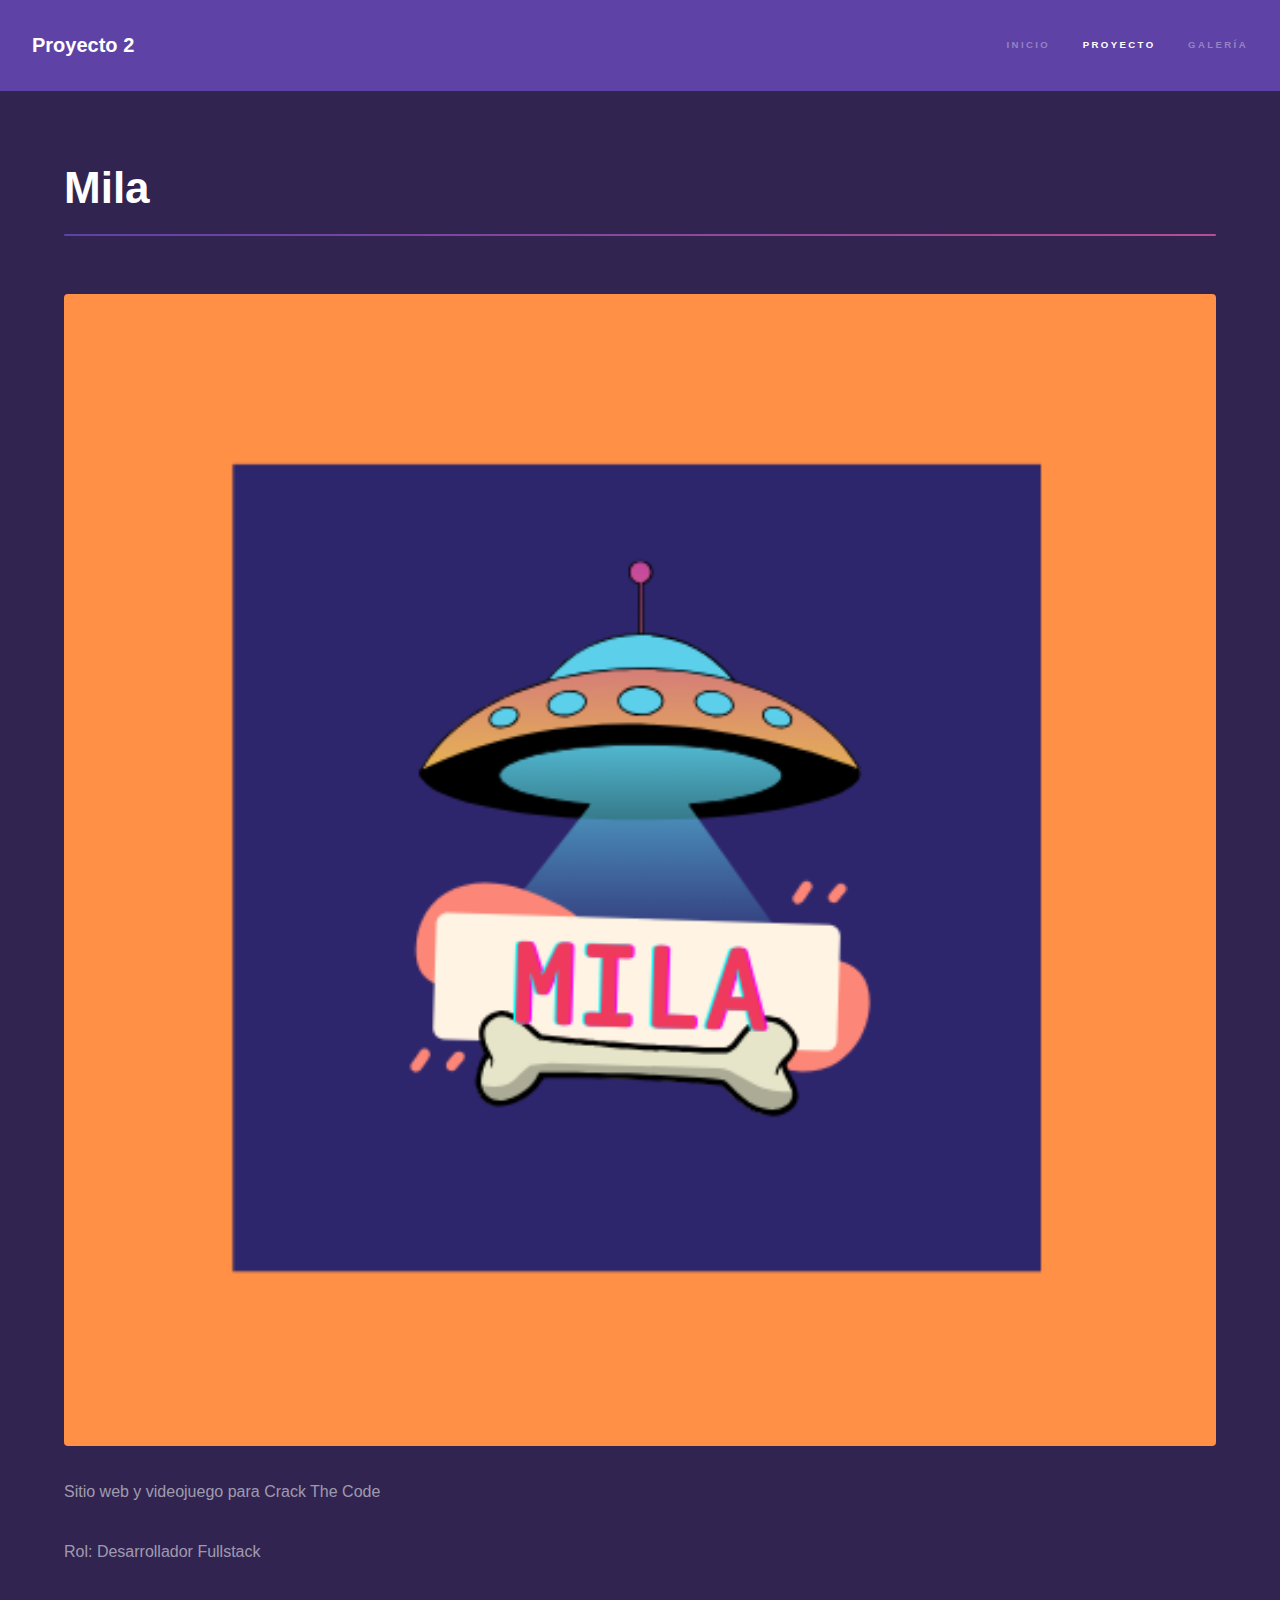
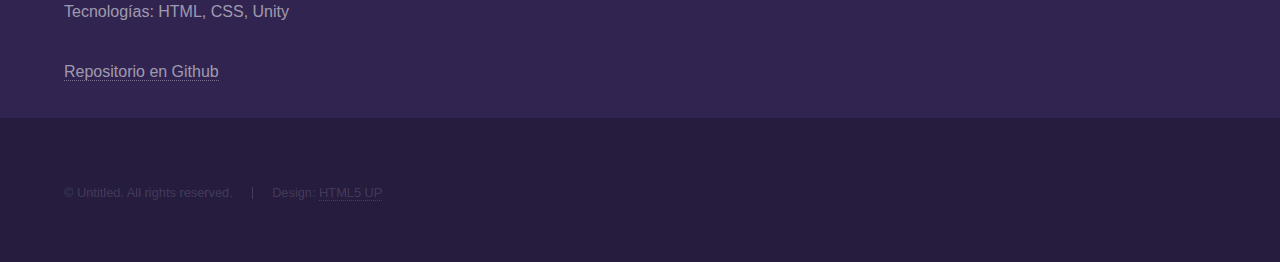
<file: pagina2.html>
<!DOCTYPE HTML>
<!--
	Hyperspace by HTML5 UP
	html5up.net | @ajlkn
	Free for personal and commercial use under the CCA 3.0 license (html5up.net/license)
-->
<html>
	<head>
		<title>Proyecto 2</title>
		<meta charset="utf-8" />
		<meta name="viewport" content="width=device-width, initial-scale=1, user-scalable=no" />
		<link rel="stylesheet" href="assets/css/main.css" />
		<noscript><link rel="stylesheet" href="assets/css/noscript.css" /></noscript>
	</head>
	<body class="is-preload">

		<!-- Header -->
			<header id="header">
				<a href="index.html" class="title">Proyecto 2</a>
				<nav>
					<ul>
						<li><a href="index.html">INICIO</a></li>
						<li><a href="pagina2.html" class="active">PROYECTO</a></li>
						<li><a href="galeria2.html">GALERÍA</a></li>
					</ul>
				</nav>
			</header>

		<!-- Wrapper -->
			<div id="wrapper">

				<!-- Main -->
					<section id="main" class="wrapper">
						<div class="inner">
							<h1 class="major">Mila</h1>
							<span class="image fit"><img src="images/logoMila.png" alt="" /></span>
                            <p>Sitio web y videojuego para Crack The Code</p>
							<p>Rol: Desarrollador Fullstack</p>
							<p>Tecnologías: HTML, CSS, Unity</p>
							<a href="https://github.com/A01798012/Mila-backend.git">Repositorio en Github</a>
						</div>
					</section>

			</div>

		<!-- Footer -->
			<footer id="footer" class="wrapper alt">
				<div class="inner">
					<ul class="menu">
						<li>&copy; Untitled. All rights reserved.</li><li>Design: <a href="http://html5up.net">HTML5 UP</a></li>
					</ul>
				</div>
			</footer>

		<!-- Scripts -->
			<script src="assets/js/jquery.min.js"></script>
			<script src="assets/js/jquery.scrollex.min.js"></script>
			<script src="assets/js/jquery.scrolly.min.js"></script>
			<script src="assets/js/browser.min.js"></script>
			<script src="assets/js/breakpoints.min.js"></script>
			<script src="assets/js/util.js"></script>
			<script src="assets/js/main.js"></script>

	</body>
</html>
</file>
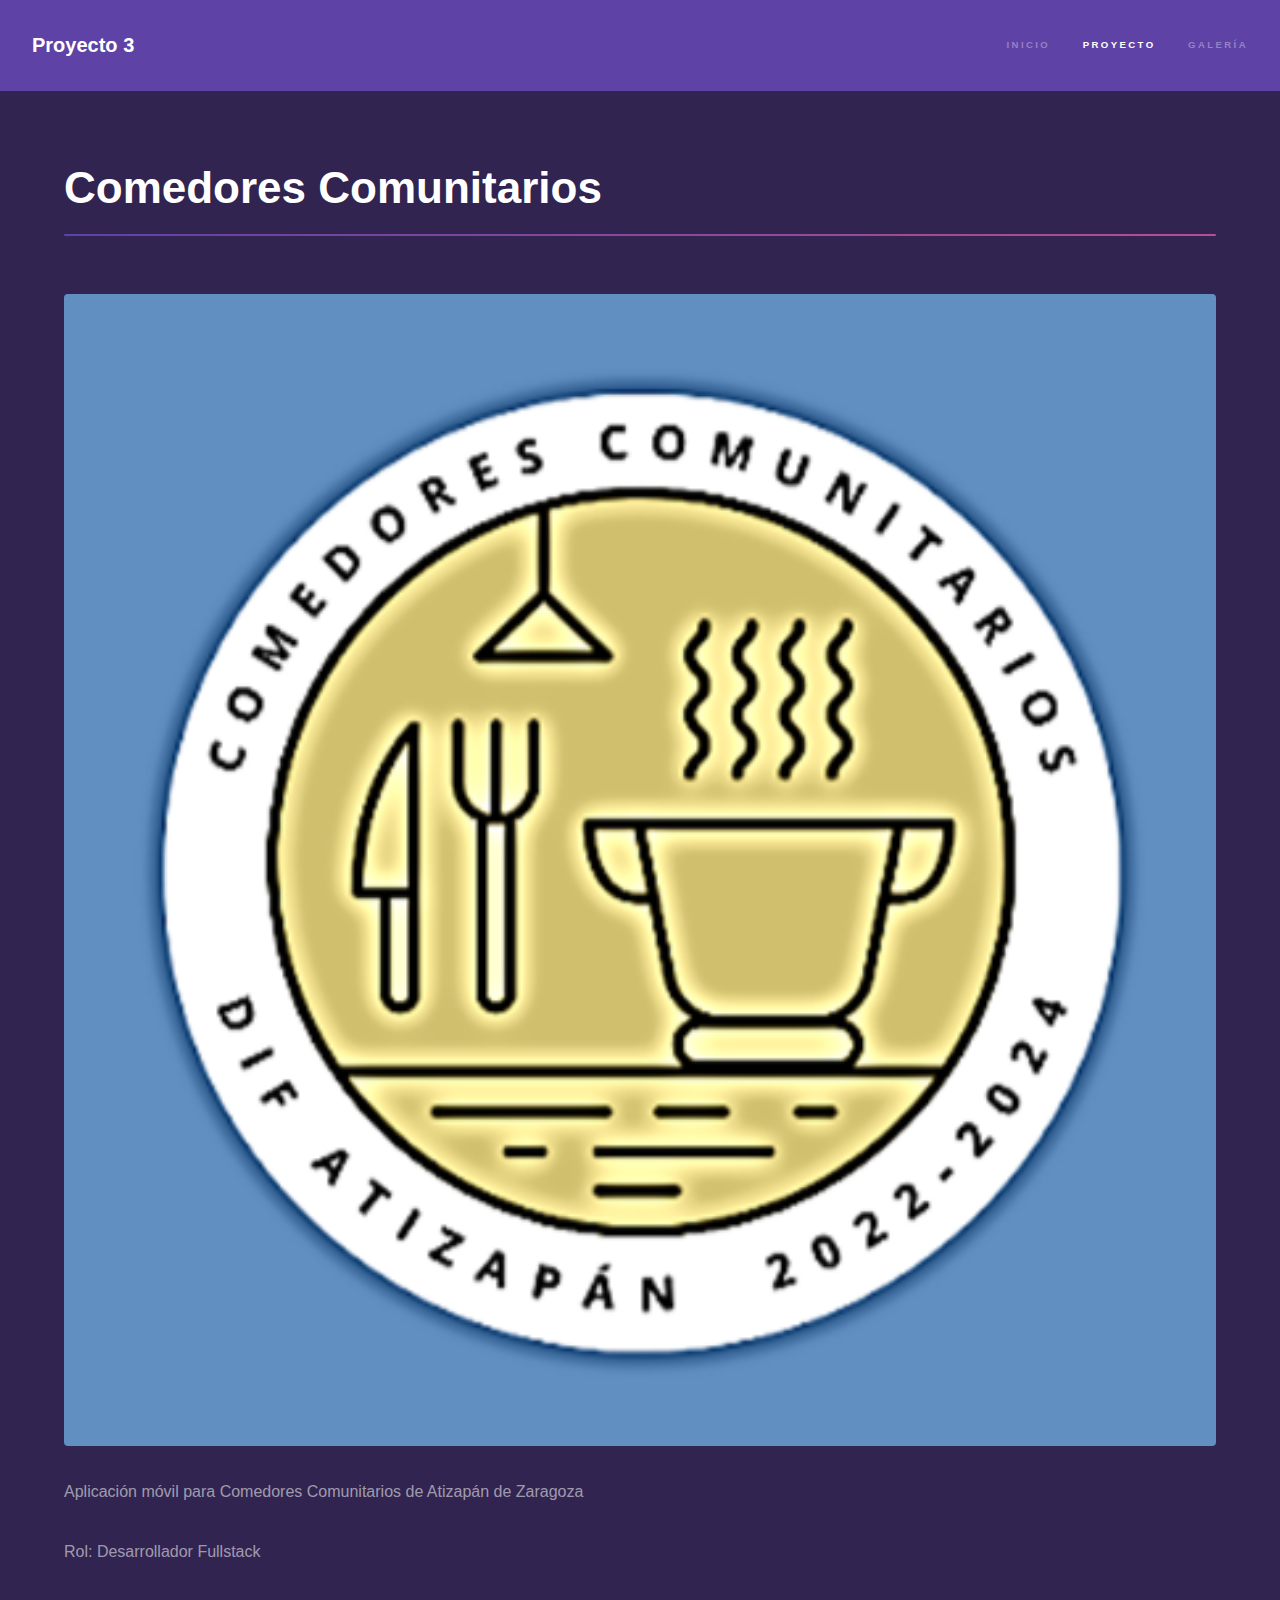
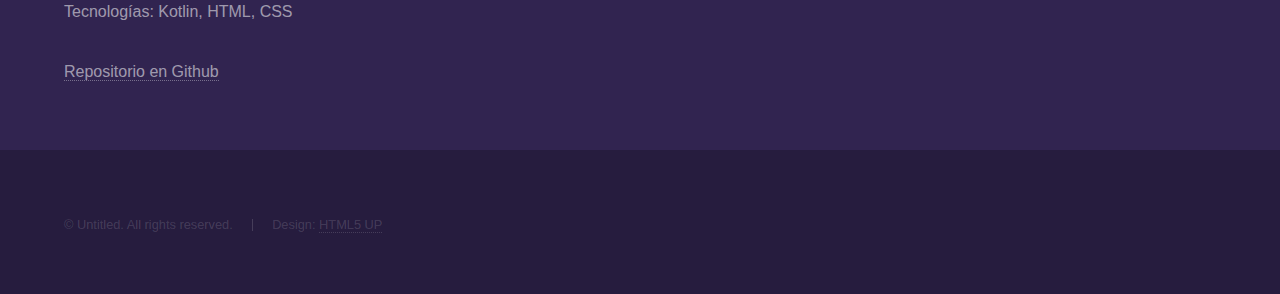
<file: pagina3.html>
<!DOCTYPE HTML>
<!--
	Hyperspace by HTML5 UP
	html5up.net | @ajlkn
	Free for personal and commercial use under the CCA 3.0 license (html5up.net/license)
-->
<html>
	<head>
		<title>Proyecto 3</title>
		<meta charset="utf-8" />
		<meta name="viewport" content="width=device-width, initial-scale=1, user-scalable=no" />
		<link rel="stylesheet" href="assets/css/main.css" />
		<noscript><link rel="stylesheet" href="assets/css/noscript.css" /></noscript>
	</head>
	<body class="is-preload">

		<!-- Header -->
			<header id="header">
				<a href="index.html" class="title">Proyecto 3</a>
				<nav>
					<ul>
						<li><a href="index.html">INICIO</a></li>
						<li><a href="pagina3.html" class="active">PROYECTO</a></li>
						<li><a href="galeria3.html">GALERÍA</a></li>
					</ul>
				</nav>
			</header>

		<!-- Wrapper -->
			<div id="wrapper">

				<!-- Main -->
					<section id="main" class="wrapper">
						<div class="inner">
							<h1 class="major">Comedores Comunitarios</h1>
							<span class="image fit"><img src="images/logoCC.png" alt="" /></span>
							<p>Aplicación móvil para Comedores Comunitarios de Atizapán de Zaragoza</p>
							<p>Rol: Desarrollador Fullstack</p>
							<p>Tecnologías: Kotlin, HTML, CSS</p>
                            <a href="https://github.com/BenjaminCruz-A01747811/AppComedoresDIFAtizapan.git">Repositorio en Github</a></p>
						</div>
					</section>

			</div>

		<!-- Footer -->
			<footer id="footer" class="wrapper alt">
				<div class="inner">
					<ul class="menu">
						<li>&copy; Untitled. All rights reserved.</li><li>Design: <a href="http://html5up.net">HTML5 UP</a></li>
					</ul>
				</div>
			</footer>

		<!-- Scripts -->
			<script src="assets/js/jquery.min.js"></script>
			<script src="assets/js/jquery.scrollex.min.js"></script>
			<script src="assets/js/jquery.scrolly.min.js"></script>
			<script src="assets/js/browser.min.js"></script>
			<script src="assets/js/breakpoints.min.js"></script>
			<script src="assets/js/util.js"></script>
			<script src="assets/js/main.js"></script>

	</body>
</html>
</file>
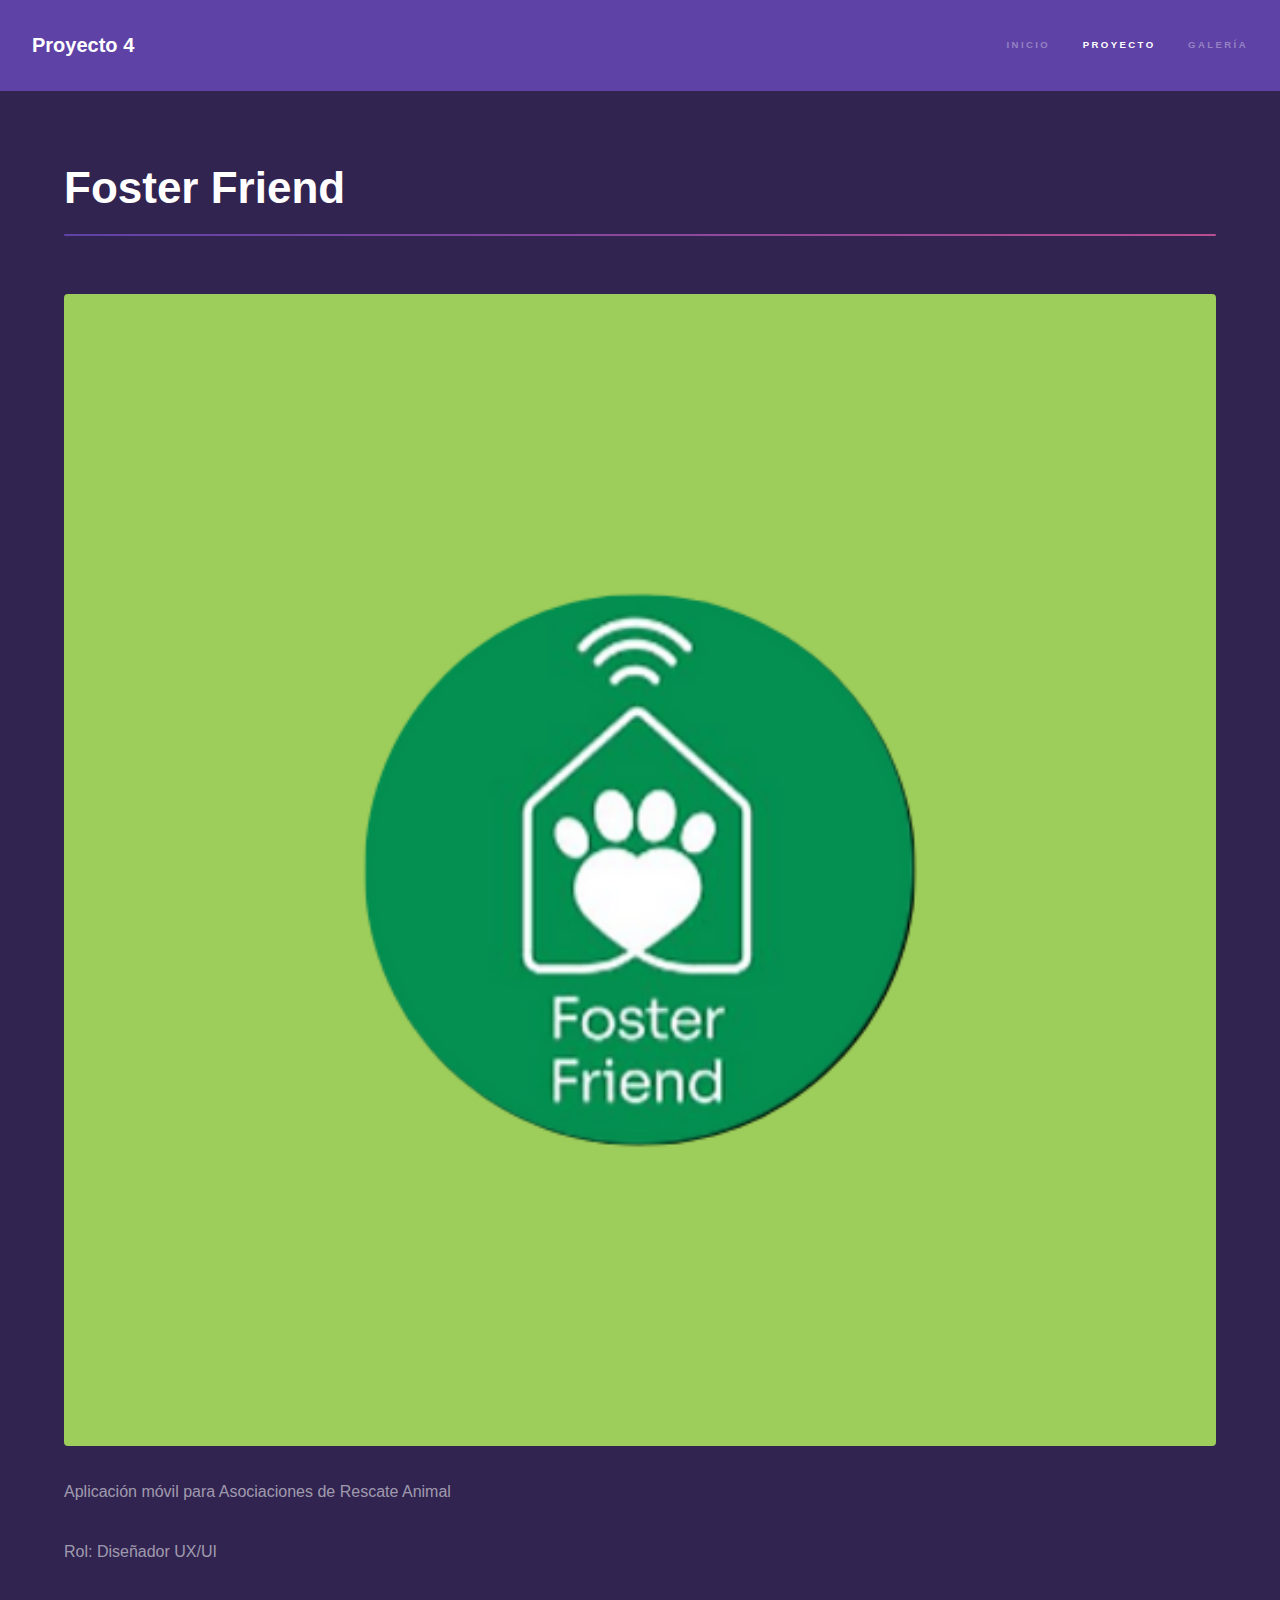
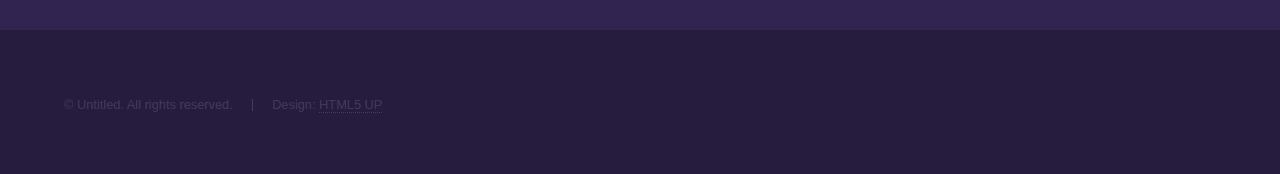
<file: pagina4.html>
<!DOCTYPE HTML>
<!--
	Hyperspace by HTML5 UP
	html5up.net | @ajlkn
	Free for personal and commercial use under the CCA 3.0 license (html5up.net/license)
-->
<html>
	<head>
		<title>Proyecto 4</title>
		<meta charset="utf-8" />
		<meta name="viewport" content="width=device-width, initial-scale=1, user-scalable=no" />
		<link rel="stylesheet" href="assets/css/main.css" />
		<noscript><link rel="stylesheet" href="assets/css/noscript.css" /></noscript>
	</head>
	<body class="is-preload">

		<!-- Header -->
			<header id="header">
				<a href="index.html" class="title">Proyecto 4</a>
				<nav>
					<ul>
						<li><a href="index.html">INICIO</a></li>
						<li><a href="pagina4.html" class="active">PROYECTO</a></li>
						<li><a href="galeria4.html">GALERÍA</a></li>
					</ul>
				</nav>
			</header>

		<!-- Wrapper -->
			<div id="wrapper">

				<!-- Main -->
					<section id="main" class="wrapper">
						<div class="inner">
							<h1 class="major">Foster Friend</h1>
							<span class="image fit"><img src="images/logoFF.png" alt="" /></span>
                            <p>Aplicación móvil para Asociaciones de Rescate Animal</p>
                            <p>Rol: Diseñador UX/UI</p>

						</div>
					</section>

			</div>

		<!-- Footer -->
			<footer id="footer" class="wrapper alt">
				<div class="inner">
					<ul class="menu">
						<li>&copy; Untitled. All rights reserved.</li><li>Design: <a href="http://html5up.net">HTML5 UP</a></li>
					</ul>
				</div>
			</footer>

		<!-- Scripts -->
			<script src="assets/js/jquery.min.js"></script>
			<script src="assets/js/jquery.scrollex.min.js"></script>
			<script src="assets/js/jquery.scrolly.min.js"></script>
			<script src="assets/js/browser.min.js"></script>
			<script src="assets/js/breakpoints.min.js"></script>
			<script src="assets/js/util.js"></script>
			<script src="assets/js/main.js"></script>

	</body>
</html>
</file>
<file: assets/css/noscript.css>
/*
	Hyperspace by HTML5 UP
	html5up.net | @ajlkn
	Free for personal and commercial use under the CCA 3.0 license (html5up.net/license)
*/

/* Spotlights */

	.spotlights > section > .image:before {
		opacity: 0 !important;
	}

	.spotlights > section > .content > .inner {
		-moz-transform: none !important;
		-webkit-transform: none !important;
		-ms-transform: none !important;
		transform: none !important;
		opacity: 1 !important;
	}

/* Wrapper */

	.wrapper > .inner {
		opacity: 1 !important;
		-moz-transform: none !important;
		-webkit-transform: none !important;
		-ms-transform: none !important;
		transform: none !important;
	}

/* Sidebar */

	#sidebar > .inner {
		opacity: 1 !important;
	}

	#sidebar nav > ul > li {
		-moz-transform: none !important;
		-webkit-transform: none !important;
		-ms-transform: none !important;
		transform: none !important;
		opacity: 1 !important;
	}
</file>
<file: assets/css/main.css>
@import url(fontawesome-all.min.css);

/*
	Hyperspace by HTML5 UP
	html5up.net | @ajlkn
	Free for personal and commercial use under the CCA 3.0 license (html5up.net/license)
*/

html, body, div, span, applet, object,
iframe, h1, h2, h3, h4, h5, h6, p, blockquote,
pre, a, abbr, acronym, address, big, cite,
code, del, dfn, em, img, ins, kbd, q, s, samp,
small, strike, strong, sub, sup, tt, var, b,
u, i, center, dl, dt, dd, ol, ul, li, fieldset,
form, label, legend, table, caption, tbody,
tfoot, thead, tr, th, td, article, aside,
canvas, details, embed, figure, figcaption,
footer, header, hgroup, menu, nav, output, ruby,
section, summary, time, mark, audio, video {
	margin: 0;
	padding: 0;
	border: 0;
	font-size: 100%;
	font: inherit;
	vertical-align: baseline;}

article, aside, details, figcaption, figure,
footer, header, hgroup, menu, nav, section {
	display: block;}

body {
	line-height: 1;
}

ol, ul {
	list-style: none;
}

blockquote, q {
	quotes: none;
}

	blockquote:before, blockquote:after, q:before, q:after {
		content: '';
		content: none;
	}

table {
	border-collapse: collapse;
	border-spacing: 0;
}

body {
	-webkit-text-size-adjust: none;
}

mark {
	background-color: transparent;
	color: inherit;
}

input::-moz-focus-inner {
	border: 0;
	padding: 0;
}

input, select, textarea {
	-moz-appearance: none;
	-webkit-appearance: none;
	-ms-appearance: none;
	appearance: none;
}

/* Basic */

	@-ms-viewport {
		width: device-width;
	}

	body {
		-ms-overflow-style: scrollbar;
	}

	@media screen and (max-width: 480px) {

		html, body {
			min-width: 320px;
		}

	}

	html {
		box-sizing: border-box;
	}

	*, *:before, *:after {
		box-sizing: inherit;
	}

	body {
		background: #312450;
	}

		body.is-preload *, body.is-preload *:before, body.is-preload *:after {
			-moz-animation: none !important;
			-webkit-animation: none !important;
			-ms-animation: none !important;
			animation: none !important;
			-moz-transition: none !important;
			-webkit-transition: none !important;
			-ms-transition: none !important;
			transition: none !important;
		}

/* Type */

	body, input, select, textarea {
		color: rgba(255, 255, 255, 0.55);
		font-family: Arial, Helvetica, sans-serif;
		font-size: 16.5pt;
		font-weight: normal;
		line-height: 1.75;
	}

		@media screen and (max-width: 1680px) {

			body, input, select, textarea {
				font-size: 13pt;
			}

		}

		@media screen and (max-width: 1280px) {

			body, input, select, textarea {
				font-size: 12pt;
			}

		}

		@media screen and (max-width: 360px) {

			body, input, select, textarea {
				font-size: 11pt;
			}

		}

	a {
		-moz-transition: color 0.2s ease, border-bottom-color 0.2s ease;
		-webkit-transition: color 0.2s ease, border-bottom-color 0.2s ease;
		-ms-transition: color 0.2s ease, border-bottom-color 0.2s ease;
		transition: color 0.2s ease, border-bottom-color 0.2s ease;
		border-bottom: dotted 1px rgba(255, 255, 255, 0.35);
		color: inherit;
		text-decoration: none;
	}

		a:hover {
			border-bottom-color: transparent;
			color: #ffffff;
		}

	strong, b {
		color: #ffffff;
		font-weight: bold;
	}

	em, i {
		font-style: italic;
	}

	p {
		margin: 0 0 2em 0;
	}

	h1, h2, h3, h4, h5, h6 {
		color: #ffffff;
		font-weight: bold;
		line-height: 1.5;
		margin: 0 0 0.5em 0;
	}

		h1 a, h2 a, h3 a, h4 a, h5 a, h6 a {
			color: inherit;
			text-decoration: none;
		}

	h1 {
		font-size: 2.75em;
	}

		h1.major {
			margin: 0 0 1.3em 0;
			position: relative;
			padding-bottom: 0.35em;
		}

			h1.major:after {
				background-image: -moz-linear-gradient(to right, #5e42a6, #b74e91);
				background-image: -webkit-linear-gradient(to right, #5e42a6, #b74e91);
				background-image: -ms-linear-gradient(to right, #5e42a6, #b74e91);
				background-image: linear-gradient(to right, #5e42a6, #b74e91);
				-moz-transition: max-width 0.2s ease;
				-webkit-transition: max-width 0.2s ease;
				-ms-transition: max-width 0.2s ease;
				transition: max-width 0.2s ease;
				border-radius: 0.2em;
				bottom: 0;
				content: '';
				height: 0.05em;
				position: absolute;
				right: 0;
				width: 100%;
			}

	h2 {
		font-size: 1.75em;
	}

	h3 {
		font-size: 1.1em;
	}

	h4 {
		font-size: 1em;
	}

	h5 {
		font-size: 0.8em;
	}

	h6 {
		font-size: 0.6em;
	}

	@media screen and (max-width: 736px) {

		h1 {
			font-size: 2em;
		}

		h2 {
			font-size: 1.25em;
		}

		h3 {
			font-size: 1em;
		}

		h4 {
			font-size: 0.8em;
		}

		h5 {
			font-size: 0.6em;
		}

		h6 {
			font-size: 0.6em;
		}

	}

	sub {
		font-size: 0.8em;
		position: relative;
		top: 0.5em;
	}

	sup {
		font-size: 0.8em;
		position: relative;
		top: -0.5em;
	}

	blockquote {
		border-left: solid 4px rgba(255, 255, 255, 0.15);
		font-style: italic;
		margin: 0 0 2em 0;
		padding: 0.5em 0 0.5em 2em;
	}

	code {
		background: rgba(255, 255, 255, 0.05);
		border-radius: 0.25em;
		border: solid 1px rgba(255, 255, 255, 0.15);
		font-family: "Courier New", monospace;
		font-size: 0.9em;
		margin: 0 0.25em;
		padding: 0.25em 0.65em;
	}

	pre {
		-webkit-overflow-scrolling: touch;
		font-family: "Courier New", monospace;
		font-size: 0.9em;
		margin: 0 0 2em 0;
	}

		pre code {
			display: block;
			line-height: 1.75em;
			padding: 1em 1.5em;
			overflow-x: auto;
		}

	hr {
		border: 0;
		border-bottom: solid 1px rgba(255, 255, 255, 0.15);
		margin: 2em 0;
	}

		hr.major {
			margin: 3em 0;
		}

	.align-left {
		text-align: left;
	}

	.align-center {
		text-align: center;
	}

	.align-right {
		text-align: right;
	}

/* Row */

	.row {
		display: flex;
		flex-wrap: wrap;
		box-sizing: border-box;
		align-items: stretch;
	}

		.row > * {
			box-sizing: border-box;
		}

		.row.gtr-uniform > * > :last-child {
			margin-bottom: 0;
		}

		.row.aln-left {
			justify-content: flex-start;
		}

		.row.aln-center {
			justify-content: center;
		}

		.row.aln-right {
			justify-content: flex-end;
		}

		.row.aln-top {
			align-items: flex-start;
		}

		.row.aln-middle {
			align-items: center;
		}

		.row.aln-bottom {
			align-items: flex-end;
		}

		.row > .imp {
			order: -1;
		}

		.row > .col-1 {
			width: 8.33333%;
		}

		.row > .off-1 {
			margin-left: 8.33333%;
		}

		.row > .col-2 {
			width: 16.66667%;
		}

		.row > .off-2 {
			margin-left: 16.66667%;
		}

		.row > .col-3 {
			width: 25%;
		}

		.row > .off-3 {
			margin-left: 25%;
		}

		.row > .col-4 {
			width: 33.33333%;
		}

		.row > .off-4 {
			margin-left: 33.33333%;
		}

		.row > .col-5 {
			width: 41.66667%;
		}

		.row > .off-5 {
			margin-left: 41.66667%;
		}

		.row > .col-6 {
			width: 50%;
		}

		.row > .off-6 {
			margin-left: 50%;
		}

		.row > .col-7 {
			width: 58.33333%;
		}

		.row > .off-7 {
			margin-left: 58.33333%;
		}

		.row > .col-8 {
			width: 66.66667%;
		}

		.row > .off-8 {
			margin-left: 66.66667%;
		}

		.row > .col-9 {
			width: 75%;
		}

		.row > .off-9 {
			margin-left: 75%;
		}

		.row > .col-10 {
			width: 83.33333%;
		}

		.row > .off-10 {
			margin-left: 83.33333%;
		}

		.row > .col-11 {
			width: 91.66667%;
		}

		.row > .off-11 {
			margin-left: 91.66667%;
		}

		.row > .col-12 {
			width: 100%;
		}

		.row > .off-12 {
			margin-left: 100%;
		}

		.row.gtr-0 {
			margin-top: 0;
			margin-left: 0em;
		}

			.row.gtr-0 > * {
				padding: 0 0 0 0em;
			}

			.row.gtr-0.gtr-uniform {
				margin-top: 0em;
			}

				.row.gtr-0.gtr-uniform > * {
					padding-top: 0em;
				}

		.row.gtr-25 {
			margin-top: 0;
			margin-left: -0.375em;
		}

			.row.gtr-25 > * {
				padding: 0 0 0 0.375em;
			}

			.row.gtr-25.gtr-uniform {
				margin-top: -0.375em;
			}

				.row.gtr-25.gtr-uniform > * {
					padding-top: 0.375em;
				}

		.row.gtr-50 {
			margin-top: 0;
			margin-left: -0.75em;
		}

			.row.gtr-50 > * {
				padding: 0 0 0 0.75em;
			}

			.row.gtr-50.gtr-uniform {
				margin-top: -0.75em;
			}

				.row.gtr-50.gtr-uniform > * {
					padding-top: 0.75em;
				}

		.row {
			margin-top: 0;
			margin-left: -1.5em;
		}

			.row > * {
				padding: 0 0 0 1.5em;
			}

			.row.gtr-uniform {
				margin-top: -1.5em;
			}

				.row.gtr-uniform > * {
					padding-top: 1.5em;
				}

		.row.gtr-150 {
			margin-top: 0;
			margin-left: -2.25em;
		}

			.row.gtr-150 > * {
				padding: 0 0 0 2.25em;
			}

			.row.gtr-150.gtr-uniform {
				margin-top: -2.25em;
			}

				.row.gtr-150.gtr-uniform > * {
					padding-top: 2.25em;
				}

		.row.gtr-200 {
			margin-top: 0;
			margin-left: -3em;
		}

			.row.gtr-200 > * {
				padding: 0 0 0 3em;
			}

			.row.gtr-200.gtr-uniform {
				margin-top: -3em;
			}

				.row.gtr-200.gtr-uniform > * {
					padding-top: 3em;
				}

		@media screen and (max-width: 1680px) {

			.row {
				display: flex;
				flex-wrap: wrap;
				box-sizing: border-box;
				align-items: stretch;
			}

				.row > * {
					box-sizing: border-box;
				}

				.row.gtr-uniform > * > :last-child {
					margin-bottom: 0;
				}

				.row.aln-left {
					justify-content: flex-start;
				}

				.row.aln-center {
					justify-content: center;
				}

				.row.aln-right {
					justify-content: flex-end;
				}

				.row.aln-top {
					align-items: flex-start;
				}

				.row.aln-middle {
					align-items: center;
				}

				.row.aln-bottom {
					align-items: flex-end;
				}

				.row > .imp-xlarge {
					order: -1;
				}

				.row > .col-1-xlarge {
					width: 8.33333%;
				}

				.row > .off-1-xlarge {
					margin-left: 8.33333%;
				}

				.row > .col-2-xlarge {
					width: 16.66667%;
				}

				.row > .off-2-xlarge {
					margin-left: 16.66667%;
				}

				.row > .col-3-xlarge {
					width: 25%;
				}

				.row > .off-3-xlarge {
					margin-left: 25%;
				}

				.row > .col-4-xlarge {
					width: 33.33333%;
				}

				.row > .off-4-xlarge {
					margin-left: 33.33333%;
				}

				.row > .col-5-xlarge {
					width: 41.66667%;
				}

				.row > .off-5-xlarge {
					margin-left: 41.66667%;
				}

				.row > .col-6-xlarge {
					width: 50%;
				}

				.row > .off-6-xlarge {
					margin-left: 50%;
				}

				.row > .col-7-xlarge {
					width: 58.33333%;
				}

				.row > .off-7-xlarge {
					margin-left: 58.33333%;
				}

				.row > .col-8-xlarge {
					width: 66.66667%;
				}

				.row > .off-8-xlarge {
					margin-left: 66.66667%;
				}

				.row > .col-9-xlarge {
					width: 75%;
				}

				.row > .off-9-xlarge {
					margin-left: 75%;
				}

				.row > .col-10-xlarge {
					width: 83.33333%;
				}

				.row > .off-10-xlarge {
					margin-left: 83.33333%;
				}

				.row > .col-11-xlarge {
					width: 91.66667%;
				}

				.row > .off-11-xlarge {
					margin-left: 91.66667%;
				}

				.row > .col-12-xlarge {
					width: 100%;
				}

				.row > .off-12-xlarge {
					margin-left: 100%;
				}

				.row.gtr-0 {
					margin-top: 0;
					margin-left: 0em;
				}

					.row.gtr-0 > * {
						padding: 0 0 0 0em;
					}

					.row.gtr-0.gtr-uniform {
						margin-top: 0em;
					}

						.row.gtr-0.gtr-uniform > * {
							padding-top: 0em;
						}

				.row.gtr-25 {
					margin-top: 0;
					margin-left: -0.375em;
				}

					.row.gtr-25 > * {
						padding: 0 0 0 0.375em;
					}

					.row.gtr-25.gtr-uniform {
						margin-top: -0.375em;
					}

						.row.gtr-25.gtr-uniform > * {
							padding-top: 0.375em;
						}

				.row.gtr-50 {
					margin-top: 0;
					margin-left: -0.75em;
				}

					.row.gtr-50 > * {
						padding: 0 0 0 0.75em;
					}

					.row.gtr-50.gtr-uniform {
						margin-top: -0.75em;
					}

						.row.gtr-50.gtr-uniform > * {
							padding-top: 0.75em;
						}

				.row {
					margin-top: 0;
					margin-left: -1.5em;
				}

					.row > * {
						padding: 0 0 0 1.5em;
					}

					.row.gtr-uniform {
						margin-top: -1.5em;
					}

						.row.gtr-uniform > * {
							padding-top: 1.5em;
						}

				.row.gtr-150 {
					margin-top: 0;
					margin-left: -2.25em;
				}

					.row.gtr-150 > * {
						padding: 0 0 0 2.25em;
					}

					.row.gtr-150.gtr-uniform {
						margin-top: -2.25em;
					}

						.row.gtr-150.gtr-uniform > * {
							padding-top: 2.25em;
						}

				.row.gtr-200 {
					margin-top: 0;
					margin-left: -3em;
				}

					.row.gtr-200 > * {
						padding: 0 0 0 3em;
					}

					.row.gtr-200.gtr-uniform {
						margin-top: -3em;
					}

						.row.gtr-200.gtr-uniform > * {
							padding-top: 3em;
						}

		}

		@media screen and (max-width: 1280px) {

			.row {
				display: flex;
				flex-wrap: wrap;
				box-sizing: border-box;
				align-items: stretch;
			}

				.row > * {
					box-sizing: border-box;
				}

				.row.gtr-uniform > * > :last-child {
					margin-bottom: 0;
				}

				.row.aln-left {
					justify-content: flex-start;
				}

				.row.aln-center {
					justify-content: center;
				}

				.row.aln-right {
					justify-content: flex-end;
				}

				.row.aln-top {
					align-items: flex-start;
				}

				.row.aln-middle {
					align-items: center;
				}

				.row.aln-bottom {
					align-items: flex-end;
				}

				.row > .imp-large {
					order: -1;
				}

				.row > .col-1-large {
					width: 8.33333%;
				}

				.row > .off-1-large {
					margin-left: 8.33333%;
				}

				.row > .col-2-large {
					width: 16.66667%;
				}

				.row > .off-2-large {
					margin-left: 16.66667%;
				}

				.row > .col-3-large {
					width: 25%;
				}

				.row > .off-3-large {
					margin-left: 25%;
				}

				.row > .col-4-large {
					width: 33.33333%;
				}

				.row > .off-4-large {
					margin-left: 33.33333%;
				}

				.row > .col-5-large {
					width: 41.66667%;
				}

				.row > .off-5-large {
					margin-left: 41.66667%;
				}

				.row > .col-6-large {
					width: 50%;
				}

				.row > .off-6-large {
					margin-left: 50%;
				}

				.row > .col-7-large {
					width: 58.33333%;
				}

				.row > .off-7-large {
					margin-left: 58.33333%;
				}

				.row > .col-8-large {
					width: 66.66667%;
				}

				.row > .off-8-large {
					margin-left: 66.66667%;
				}

				.row > .col-9-large {
					width: 75%;
				}

				.row > .off-9-large {
					margin-left: 75%;
				}

				.row > .col-10-large {
					width: 83.33333%;
				}

				.row > .off-10-large {
					margin-left: 83.33333%;
				}

				.row > .col-11-large {
					width: 91.66667%;
				}

				.row > .off-11-large {
					margin-left: 91.66667%;
				}

				.row > .col-12-large {
					width: 100%;
				}

				.row > .off-12-large {
					margin-left: 100%;
				}

				.row.gtr-0 {
					margin-top: 0;
					margin-left: 0em;
				}

					.row.gtr-0 > * {
						padding: 0 0 0 0em;
					}

					.row.gtr-0.gtr-uniform {
						margin-top: 0em;
					}

						.row.gtr-0.gtr-uniform > * {
							padding-top: 0em;
						}

				.row.gtr-25 {
					margin-top: 0;
					margin-left: -0.375em;
				}

					.row.gtr-25 > * {
						padding: 0 0 0 0.375em;
					}

					.row.gtr-25.gtr-uniform {
						margin-top: -0.375em;
					}

						.row.gtr-25.gtr-uniform > * {
							padding-top: 0.375em;
						}

				.row.gtr-50 {
					margin-top: 0;
					margin-left: -0.75em;
				}

					.row.gtr-50 > * {
						padding: 0 0 0 0.75em;
					}

					.row.gtr-50.gtr-uniform {
						margin-top: -0.75em;
					}

						.row.gtr-50.gtr-uniform > * {
							padding-top: 0.75em;
						}

				.row {
					margin-top: 0;
					margin-left: -1.5em;
				}

					.row > * {
						padding: 0 0 0 1.5em;
					}

					.row.gtr-uniform {
						margin-top: -1.5em;
					}

						.row.gtr-uniform > * {
							padding-top: 1.5em;
						}

				.row.gtr-150 {
					margin-top: 0;
					margin-left: -2.25em;
				}

					.row.gtr-150 > * {
						padding: 0 0 0 2.25em;
					}

					.row.gtr-150.gtr-uniform {
						margin-top: -2.25em;
					}

						.row.gtr-150.gtr-uniform > * {
							padding-top: 2.25em;
						}

				.row.gtr-200 {
					margin-top: 0;
					margin-left: -3em;
				}

					.row.gtr-200 > * {
						padding: 0 0 0 3em;
					}

					.row.gtr-200.gtr-uniform {
						margin-top: -3em;
					}

						.row.gtr-200.gtr-uniform > * {
							padding-top: 3em;
						}

		}

		@media screen and (max-width: 980px) {

			.row {
				display: flex;
				flex-wrap: wrap;
				box-sizing: border-box;
				align-items: stretch;
			}

				.row > * {
					box-sizing: border-box;
				}

				.row.gtr-uniform > * > :last-child {
					margin-bottom: 0;
				}

				.row.aln-left {
					justify-content: flex-start;
				}

				.row.aln-center {
					justify-content: center;
				}

				.row.aln-right {
					justify-content: flex-end;
				}

				.row.aln-top {
					align-items: flex-start;
				}

				.row.aln-middle {
					align-items: center;
				}

				.row.aln-bottom {
					align-items: flex-end;
				}

				.row > .imp-medium {
					order: -1;
				}

				.row > .col-1-medium {
					width: 8.33333%;
				}

				.row > .off-1-medium {
					margin-left: 8.33333%;
				}

				.row > .col-2-medium {
					width: 16.66667%;
				}

				.row > .off-2-medium {
					margin-left: 16.66667%;
				}

				.row > .col-3-medium {
					width: 25%;
				}

				.row > .off-3-medium {
					margin-left: 25%;
				}

				.row > .col-4-medium {
					width: 33.33333%;
				}

				.row > .off-4-medium {
					margin-left: 33.33333%;
				}

				.row > .col-5-medium {
					width: 41.66667%;
				}

				.row > .off-5-medium {
					margin-left: 41.66667%;
				}

				.row > .col-6-medium {
					width: 50%;
				}

				.row > .off-6-medium {
					margin-left: 50%;
				}

				.row > .col-7-medium {
					width: 58.33333%;
				}

				.row > .off-7-medium {
					margin-left: 58.33333%;
				}

				.row > .col-8-medium {
					width: 66.66667%;
				}

				.row > .off-8-medium {
					margin-left: 66.66667%;
				}

				.row > .col-9-medium {
					width: 75%;
				}

				.row > .off-9-medium {
					margin-left: 75%;
				}

				.row > .col-10-medium {
					width: 83.33333%;
				}

				.row > .off-10-medium {
					margin-left: 83.33333%;
				}

				.row > .col-11-medium {
					width: 91.66667%;
				}

				.row > .off-11-medium {
					margin-left: 91.66667%;
				}

				.row > .col-12-medium {
					width: 100%;
				}

				.row > .off-12-medium {
					margin-left: 100%;
				}

				.row.gtr-0 {
					margin-top: 0;
					margin-left: 0em;
				}

					.row.gtr-0 > * {
						padding: 0 0 0 0em;
					}

					.row.gtr-0.gtr-uniform {
						margin-top: 0em;
					}

						.row.gtr-0.gtr-uniform > * {
							padding-top: 0em;
						}

				.row.gtr-25 {
					margin-top: 0;
					margin-left: -0.375em;
				}

					.row.gtr-25 > * {
						padding: 0 0 0 0.375em;
					}

					.row.gtr-25.gtr-uniform {
						margin-top: -0.375em;
					}

						.row.gtr-25.gtr-uniform > * {
							padding-top: 0.375em;
						}

				.row.gtr-50 {
					margin-top: 0;
					margin-left: -0.75em;
				}

					.row.gtr-50 > * {
						padding: 0 0 0 0.75em;
					}

					.row.gtr-50.gtr-uniform {
						margin-top: -0.75em;
					}

						.row.gtr-50.gtr-uniform > * {
							padding-top: 0.75em;
						}

				.row {
					margin-top: 0;
					margin-left: -1.5em;
				}

					.row > * {
						padding: 0 0 0 1.5em;
					}

					.row.gtr-uniform {
						margin-top: -1.5em;
					}

						.row.gtr-uniform > * {
							padding-top: 1.5em;
						}

				.row.gtr-150 {
					margin-top: 0;
					margin-left: -2.25em;
				}

					.row.gtr-150 > * {
						padding: 0 0 0 2.25em;
					}

					.row.gtr-150.gtr-uniform {
						margin-top: -2.25em;
					}

						.row.gtr-150.gtr-uniform > * {
							padding-top: 2.25em;
						}

				.row.gtr-200 {
					margin-top: 0;
					margin-left: -3em;
				}

					.row.gtr-200 > * {
						padding: 0 0 0 3em;
					}

					.row.gtr-200.gtr-uniform {
						margin-top: -3em;
					}

						.row.gtr-200.gtr-uniform > * {
							padding-top: 3em;
						}

		}

		@media screen and (max-width: 736px) {

			.row {
				display: flex;
				flex-wrap: wrap;
				box-sizing: border-box;
				align-items: stretch;
			}

				.row > * {
					box-sizing: border-box;
				}

				.row.gtr-uniform > * > :last-child {
					margin-bottom: 0;
				}

				.row.aln-left {
					justify-content: flex-start;
				}

				.row.aln-center {
					justify-content: center;
				}

				.row.aln-right {
					justify-content: flex-end;
				}

				.row.aln-top {
					align-items: flex-start;
				}

				.row.aln-middle {
					align-items: center;
				}

				.row.aln-bottom {
					align-items: flex-end;
				}

				.row > .imp-small {
					order: -1;
				}

				.row > .col-1-small {
					width: 8.33333%;
				}

				.row > .off-1-small {
					margin-left: 8.33333%;
				}

				.row > .col-2-small {
					width: 16.66667%;
				}

				.row > .off-2-small {
					margin-left: 16.66667%;
				}

				.row > .col-3-small {
					width: 25%;
				}

				.row > .off-3-small {
					margin-left: 25%;
				}

				.row > .col-4-small {
					width: 33.33333%;
				}

				.row > .off-4-small {
					margin-left: 33.33333%;
				}

				.row > .col-5-small {
					width: 41.66667%;
				}

				.row > .off-5-small {
					margin-left: 41.66667%;
				}

				.row > .col-6-small {
					width: 50%;
				}

				.row > .off-6-small {
					margin-left: 50%;
				}

				.row > .col-7-small {
					width: 58.33333%;
				}

				.row > .off-7-small {
					margin-left: 58.33333%;
				}

				.row > .col-8-small {
					width: 66.66667%;
				}

				.row > .off-8-small {
					margin-left: 66.66667%;
				}

				.row > .col-9-small {
					width: 75%;
				}

				.row > .off-9-small {
					margin-left: 75%;
				}

				.row > .col-10-small {
					width: 83.33333%;
				}

				.row > .off-10-small {
					margin-left: 83.33333%;
				}

				.row > .col-11-small {
					width: 91.66667%;
				}

				.row > .off-11-small {
					margin-left: 91.66667%;
				}

				.row > .col-12-small {
					width: 100%;
				}

				.row > .off-12-small {
					margin-left: 100%;
				}

				.row.gtr-0 {
					margin-top: 0;
					margin-left: 0em;
				}

					.row.gtr-0 > * {
						padding: 0 0 0 0em;
					}

					.row.gtr-0.gtr-uniform {
						margin-top: 0em;
					}

						.row.gtr-0.gtr-uniform > * {
							padding-top: 0em;
						}

				.row.gtr-25 {
					margin-top: 0;
					margin-left: -0.375em;
				}

					.row.gtr-25 > * {
						padding: 0 0 0 0.375em;
					}

					.row.gtr-25.gtr-uniform {
						margin-top: -0.375em;
					}

						.row.gtr-25.gtr-uniform > * {
							padding-top: 0.375em;
						}

				.row.gtr-50 {
					margin-top: 0;
					margin-left: -0.75em;
				}

					.row.gtr-50 > * {
						padding: 0 0 0 0.75em;
					}

					.row.gtr-50.gtr-uniform {
						margin-top: -0.75em;
					}

						.row.gtr-50.gtr-uniform > * {
							padding-top: 0.75em;
						}

				.row {
					margin-top: 0;
					margin-left: -1.5em;
				}

					.row > * {
						padding: 0 0 0 1.5em;
					}

					.row.gtr-uniform {
						margin-top: -1.5em;
					}

						.row.gtr-uniform > * {
							padding-top: 1.5em;
						}

				.row.gtr-150 {
					margin-top: 0;
					margin-left: -2.25em;
				}

					.row.gtr-150 > * {
						padding: 0 0 0 2.25em;
					}

					.row.gtr-150.gtr-uniform {
						margin-top: -2.25em;
					}

						.row.gtr-150.gtr-uniform > * {
							padding-top: 2.25em;
						}

				.row.gtr-200 {
					margin-top: 0;
					margin-left: -3em;
				}

					.row.gtr-200 > * {
						padding: 0 0 0 3em;
					}

					.row.gtr-200.gtr-uniform {
						margin-top: -3em;
					}

						.row.gtr-200.gtr-uniform > * {
							padding-top: 3em;
						}

		}

		@media screen and (max-width: 480px) {

			.row {
				display: flex;
				flex-wrap: wrap;
				box-sizing: border-box;
				align-items: stretch;
			}

				.row > * {
					box-sizing: border-box;
				}

				.row.gtr-uniform > * > :last-child {
					margin-bottom: 0;
				}

				.row.aln-left {
					justify-content: flex-start;
				}

				.row.aln-center {
					justify-content: center;
				}

				.row.aln-right {
					justify-content: flex-end;
				}

				.row.aln-top {
					align-items: flex-start;
				}

				.row.aln-middle {
					align-items: center;
				}

				.row.aln-bottom {
					align-items: flex-end;
				}

				.row > .imp-xsmall {
					order: -1;
				}

				.row > .col-1-xsmall {
					width: 8.33333%;
				}

				.row > .off-1-xsmall {
					margin-left: 8.33333%;
				}

				.row > .col-2-xsmall {
					width: 16.66667%;
				}

				.row > .off-2-xsmall {
					margin-left: 16.66667%;
				}

				.row > .col-3-xsmall {
					width: 25%;
				}

				.row > .off-3-xsmall {
					margin-left: 25%;
				}

				.row > .col-4-xsmall {
					width: 33.33333%;
				}

				.row > .off-4-xsmall {
					margin-left: 33.33333%;
				}

				.row > .col-5-xsmall {
					width: 41.66667%;
				}

				.row > .off-5-xsmall {
					margin-left: 41.66667%;
				}

				.row > .col-6-xsmall {
					width: 50%;
				}

				.row > .off-6-xsmall {
					margin-left: 50%;
				}

				.row > .col-7-xsmall {
					width: 58.33333%;
				}

				.row > .off-7-xsmall {
					margin-left: 58.33333%;
				}

				.row > .col-8-xsmall {
					width: 66.66667%;
				}

				.row > .off-8-xsmall {
					margin-left: 66.66667%;
				}

				.row > .col-9-xsmall {
					width: 75%;
				}

				.row > .off-9-xsmall {
					margin-left: 75%;
				}

				.row > .col-10-xsmall {
					width: 83.33333%;
				}

				.row > .off-10-xsmall {
					margin-left: 83.33333%;
				}

				.row > .col-11-xsmall {
					width: 91.66667%;
				}

				.row > .off-11-xsmall {
					margin-left: 91.66667%;
				}

				.row > .col-12-xsmall {
					width: 100%;
				}

				.row > .off-12-xsmall {
					margin-left: 100%;
				}

				.row.gtr-0 {
					margin-top: 0;
					margin-left: 0em;
				}

					.row.gtr-0 > * {
						padding: 0 0 0 0em;
					}

					.row.gtr-0.gtr-uniform {
						margin-top: 0em;
					}

						.row.gtr-0.gtr-uniform > * {
							padding-top: 0em;
						}

				.row.gtr-25 {
					margin-top: 0;
					margin-left: -0.375em;
				}

					.row.gtr-25 > * {
						padding: 0 0 0 0.375em;
					}

					.row.gtr-25.gtr-uniform {
						margin-top: -0.375em;
					}

						.row.gtr-25.gtr-uniform > * {
							padding-top: 0.375em;
						}

				.row.gtr-50 {
					margin-top: 0;
					margin-left: -0.75em;
				}

					.row.gtr-50 > * {
						padding: 0 0 0 0.75em;
					}

					.row.gtr-50.gtr-uniform {
						margin-top: -0.75em;
					}

						.row.gtr-50.gtr-uniform > * {
							padding-top: 0.75em;
						}

				.row {
					margin-top: 0;
					margin-left: -1.5em;
				}

					.row > * {
						padding: 0 0 0 1.5em;
					}

					.row.gtr-uniform {
						margin-top: -1.5em;
					}

						.row.gtr-uniform > * {
							padding-top: 1.5em;
						}

				.row.gtr-150 {
					margin-top: 0;
					margin-left: -2.25em;
				}

					.row.gtr-150 > * {
						padding: 0 0 0 2.25em;
					}

					.row.gtr-150.gtr-uniform {
						margin-top: -2.25em;
					}

						.row.gtr-150.gtr-uniform > * {
							padding-top: 2.25em;
						}

				.row.gtr-200 {
					margin-top: 0;
					margin-left: -3em;
				}

					.row.gtr-200 > * {
						padding: 0 0 0 3em;
					}

					.row.gtr-200.gtr-uniform {
						margin-top: -3em;
					}

						.row.gtr-200.gtr-uniform > * {
							padding-top: 3em;
						}

		}

/* Box */

	.box {
		border-radius: 0.25em;
		border: solid 1px rgba(255, 255, 255, 0.15);
		margin-bottom: 2em;
		padding: 1.5em;
	}

		.box > :last-child,
		.box > :last-child > :last-child,
		.box > :last-child > :last-child > :last-child {
			margin-bottom: 0;
		}

		.box.alt {
			border: 0;
			border-radius: 0;
			padding: 0;
		}

/* Button */

	input[type="submit"],
	input[type="reset"],
	input[type="button"],
	button,
	.button {
		-moz-appearance: none;
		-webkit-appearance: none;
		-ms-appearance: none;
		appearance: none;
		-moz-transition: border-color 0.2s ease;
		-webkit-transition: border-color 0.2s ease;
		-ms-transition: border-color 0.2s ease;
		transition: border-color 0.2s ease;
		background-color: transparent;
		border: solid 1px !important;
		border-color: rgba(255, 255, 255, 0.15) !important;
		border-radius: 3em;
		color: #ffffff !important;
		cursor: pointer;
		display: inline-block;
		font-size: 0.6em;
		font-weight: bold;
		height: calc(4.75em + 2px);
		letter-spacing: 0.25em;
		line-height: 4.75em;
		outline: 0;
		padding: 0 3.75em;
		position: relative;
		text-align: center;
		text-decoration: none;
		text-transform: uppercase;
		white-space: nowrap;
	}

		input[type="submit"]:after,
		input[type="reset"]:after,
		input[type="button"]:after,
		button:after,
		.button:after {
			-moz-transform: scale(0.25);
			-webkit-transform: scale(0.25);
			-ms-transform: scale(0.25);
			transform: scale(0.25);
			pointer-events: none;
			-moz-transition: opacity 0.2s ease, -moz-transform 0.2s ease;
			-webkit-transition: opacity 0.2s ease, -webkit-transform 0.2s ease;
			-ms-transition: opacity 0.2s ease, -ms-transform 0.2s ease;
			transition: opacity 0.2s ease, transform 0.2s ease;
			background: #ffffff;
			border-radius: 3em;
			content: '';
			height: 100%;
			left: 0;
			opacity: 0;
			position: absolute;
			top: 0;
			width: 100%;
		}

		input[type="submit"].icon:before,
		input[type="reset"].icon:before,
		input[type="button"].icon:before,
		button.icon:before,
		.button.icon:before {
			margin-right: 0.75em;
		}

		input[type="submit"].fit,
		input[type="reset"].fit,
		input[type="button"].fit,
		button.fit,
		.button.fit {
			width: 100%;
		}

		input[type="submit"].small,
		input[type="reset"].small,
		input[type="button"].small,
		button.small,
		.button.small {
			font-size: 0.4em;
		}

		input[type="submit"].large,
		input[type="reset"].large,
		input[type="button"].large,
		button.large,
		.button.large {
			font-size: 0.8em;
		}

		input[type="submit"].primary,
		input[type="reset"].primary,
		input[type="button"].primary,
		button.primary,
		.button.primary {
			background-color: #ffffff;
			color: #312450 !important;
		}

			input[type="submit"].primary:after,
			input[type="reset"].primary:after,
			input[type="button"].primary:after,
			button.primary:after,
			.button.primary:after {
				display: none;
			}

		input[type="submit"].disabled, input[type="submit"]:disabled,
		input[type="reset"].disabled,
		input[type="reset"]:disabled,
		input[type="button"].disabled,
		input[type="button"]:disabled,
		button.disabled,
		button:disabled,
		.button.disabled,
		.button:disabled {
			cursor: default;
			opacity: 0.5;
			pointer-events: none;
		}

		input[type="submit"]:hover,
		input[type="reset"]:hover,
		input[type="button"]:hover,
		button:hover,
		.button:hover {
			border-color: rgba(255, 255, 255, 0.55) !important;
		}

			input[type="submit"]:hover:after,
			input[type="reset"]:hover:after,
			input[type="button"]:hover:after,
			button:hover:after,
			.button:hover:after {
				opacity: 0.05;
				-moz-transform: scale(1);
				-webkit-transform: scale(1);
				-ms-transform: scale(1);
				transform: scale(1);
			}

			input[type="submit"]:hover:active,
			input[type="reset"]:hover:active,
			input[type="button"]:hover:active,
			button:hover:active,
			.button:hover:active {
				border-color: #ffffff !important;
			}

				input[type="submit"]:hover:active:after,
				input[type="reset"]:hover:active:after,
				input[type="button"]:hover:active:after,
				button:hover:active:after,
				.button:hover:active:after {
					opacity: 0.1;
				}

/* Features */

	.features {
		display: -moz-flex;
		display: -webkit-flex;
		display: -ms-flex;
		display: flex;
		-moz-flex-wrap: wrap;
		-webkit-flex-wrap: wrap;
		-ms-flex-wrap: wrap;
		flex-wrap: wrap;
		border-radius: 0.25em;
		border: solid 1px rgba(255, 255, 255, 0.15);
		background: rgba(255, 255, 255, 0.05);
		margin: 0 0 2em 0;
	}

		.features section {
			padding: 3.5em 3em 1em 7em ;
			width: 50%;
			border-top: solid 1px rgba(255, 255, 255, 0.15);
			position: relative;
		}

			.features section:nth-child(-n + 2) {
				border-top-width: 0;
			}

			.features section:nth-child(2n) {
				border-left: solid 1px rgba(255, 255, 255, 0.15);
			}

			.features section .icon {
				-moz-transition: opacity 0.5s ease, -moz-transform 0.5s ease;
				-webkit-transition: opacity 0.5s ease, -webkit-transform 0.5s ease;
				-ms-transition: opacity 0.5s ease, -ms-transform 0.5s ease;
				transition: opacity 0.5s ease, transform 0.5s ease;
				-moz-transition-delay: 1s;
				-webkit-transition-delay: 1s;
				-ms-transition-delay: 1s;
				transition-delay: 1s;
				-moz-transform: scale(1);
				-webkit-transform: scale(1);
				-ms-transform: scale(1);
				transform: scale(1);
				position: absolute;
				left: 3em;
				top: 3em;
				opacity: 1;
			}

			.features section:nth-child(1) .icon {
				-moz-transition-delay: 0.15s;
				-webkit-transition-delay: 0.15s;
				-ms-transition-delay: 0.15s;
				transition-delay: 0.15s;
			}

			.features section:nth-child(2) .icon {
				-moz-transition-delay: 0.3s;
				-webkit-transition-delay: 0.3s;
				-ms-transition-delay: 0.3s;
				transition-delay: 0.3s;
			}

			.features section:nth-child(3) .icon {
				-moz-transition-delay: 0.45s;
				-webkit-transition-delay: 0.45s;
				-ms-transition-delay: 0.45s;
				transition-delay: 0.45s;
			}

			.features section:nth-child(4) .icon {
				-moz-transition-delay: 0.6s;
				-webkit-transition-delay: 0.6s;
				-ms-transition-delay: 0.6s;
				transition-delay: 0.6s;
			}

			.features section:nth-child(5) .icon {
				-moz-transition-delay: 0.75s;
				-webkit-transition-delay: 0.75s;
				-ms-transition-delay: 0.75s;
				transition-delay: 0.75s;
			}

			.features section:nth-child(6) .icon {
				-moz-transition-delay: 0.9s;
				-webkit-transition-delay: 0.9s;
				-ms-transition-delay: 0.9s;
				transition-delay: 0.9s;
			}

			.features section:nth-child(7) .icon {
				-moz-transition-delay: 1.05s;
				-webkit-transition-delay: 1.05s;
				-ms-transition-delay: 1.05s;
				transition-delay: 1.05s;
			}

			.features section:nth-child(8) .icon {
				-moz-transition-delay: 1.2s;
				-webkit-transition-delay: 1.2s;
				-ms-transition-delay: 1.2s;
				transition-delay: 1.2s;
			}

			.features section:nth-child(9) .icon {
				-moz-transition-delay: 1.35s;
				-webkit-transition-delay: 1.35s;
				-ms-transition-delay: 1.35s;
				transition-delay: 1.35s;
			}

			.features section:nth-child(10) .icon {
				-moz-transition-delay: 1.5s;
				-webkit-transition-delay: 1.5s;
				-ms-transition-delay: 1.5s;
				transition-delay: 1.5s;
			}

			.features section:nth-child(11) .icon {
				-moz-transition-delay: 1.65s;
				-webkit-transition-delay: 1.65s;
				-ms-transition-delay: 1.65s;
				transition-delay: 1.65s;
			}

			.features section:nth-child(12) .icon {
				-moz-transition-delay: 1.8s;
				-webkit-transition-delay: 1.8s;
				-ms-transition-delay: 1.8s;
				transition-delay: 1.8s;
			}

			.features section:nth-child(13) .icon {
				-moz-transition-delay: 1.95s;
				-webkit-transition-delay: 1.95s;
				-ms-transition-delay: 1.95s;
				transition-delay: 1.95s;
			}

			.features section:nth-child(14) .icon {
				-moz-transition-delay: 2.1s;
				-webkit-transition-delay: 2.1s;
				-ms-transition-delay: 2.1s;
				transition-delay: 2.1s;
			}

			.features section:nth-child(15) .icon {
				-moz-transition-delay: 2.25s;
				-webkit-transition-delay: 2.25s;
				-ms-transition-delay: 2.25s;
				transition-delay: 2.25s;
			}

			.features section:nth-child(16) .icon {
				-moz-transition-delay: 2.4s;
				-webkit-transition-delay: 2.4s;
				-ms-transition-delay: 2.4s;
				transition-delay: 2.4s;
			}

			.features section:nth-child(17) .icon {
				-moz-transition-delay: 2.55s;
				-webkit-transition-delay: 2.55s;
				-ms-transition-delay: 2.55s;
				transition-delay: 2.55s;
			}

			.features section:nth-child(18) .icon {
				-moz-transition-delay: 2.7s;
				-webkit-transition-delay: 2.7s;
				-ms-transition-delay: 2.7s;
				transition-delay: 2.7s;
			}

			.features section:nth-child(19) .icon {
				-moz-transition-delay: 2.85s;
				-webkit-transition-delay: 2.85s;
				-ms-transition-delay: 2.85s;
				transition-delay: 2.85s;
			}

			.features section:nth-child(20) .icon {
				-moz-transition-delay: 3s;
				-webkit-transition-delay: 3s;
				-ms-transition-delay: 3s;
				transition-delay: 3s;
			}

		.features.inactive section .icon {
			-moz-transform: scale(0.5);
			-webkit-transform: scale(0.5);
			-ms-transform: scale(0.5);
			transform: scale(0.5);
			opacity: 0;
		}

		@media screen and (max-width: 980px) {

			.features {
				display: block;
			}

				.features section {
					border-top-width: 1px !important;
					border-left-width: 0 !important;
					width: 100%;
				}

					.features section:first-child {
						border-top-width: 0 !important;
					}

		}

		@media screen and (max-width: 736px) {

			.features section {
				padding: 2.5em 1.5em 0.1em 5.5em ;
			}

				.features section .icon {
					left: 1.5em;
					top: 2em;
				}

		}

		@media screen and (max-width: 480px) {

			.features section {
				padding: 2em 1.5em 0.1em 1.5em ;
			}

				.features section .icon {
					left: 0;
					position: relative;
					top: 0;
				}

		}

/* Form */

	form {
		margin: 0 0 2em 0;
	}

		form > :last-child {
			margin-bottom: 0;
		}

		form > .fields {
			display: -moz-flex;
			display: -webkit-flex;
			display: -ms-flex;
			display: flex;
			-moz-flex-wrap: wrap;
			-webkit-flex-wrap: wrap;
			-ms-flex-wrap: wrap;
			flex-wrap: wrap;
			width: calc(100% + 3em);
			margin: -1.5em 0 2em -1.5em;
		}

			form > .fields > .field {
				-moz-flex-grow: 0;
				-webkit-flex-grow: 0;
				-ms-flex-grow: 0;
				flex-grow: 0;
				-moz-flex-shrink: 0;
				-webkit-flex-shrink: 0;
				-ms-flex-shrink: 0;
				flex-shrink: 0;
				padding: 1.5em 0 0 1.5em;
				width: calc(100% - 1.5em);
			}

				form > .fields > .field.half {
					width: calc(50% - 0.75em);
				}

				form > .fields > .field.third {
					width: calc(100%/3 - 0.5em);
				}

				form > .fields > .field.quarter {
					width: calc(25% - 0.375em);
				}

		@media screen and (max-width: 480px) {

			form > .fields {
				width: calc(100% + 3em);
				margin: -1.5em 0 2em -1.5em;
			}

				form > .fields > .field {
					padding: 1.5em 0 0 1.5em;
					width: calc(100% - 1.5em);
				}

					form > .fields > .field.half {
						width: calc(100% - 1.5em);
					}

					form > .fields > .field.third {
						width: calc(100% - 1.5em);
					}

					form > .fields > .field.quarter {
						width: calc(100% - 1.5em);
					}

		}

	label {
		color: #ffffff;
		font-weight: bold;
		line-height: 1.5;
		margin: 0 0 0.7em 0;
		display: block;
		font-size: 1.1em;
	}

	input[type="text"],
	input[type="password"],
	input[type="email"],
	input[type="tel"],
	select,
	textarea {
		-moz-appearance: none;
		-webkit-appearance: none;
		-ms-appearance: none;
		appearance: none;
		background: rgba(255, 255, 255, 0.05);
		border-radius: 0.25em;
		border: none;
		border: solid 1px rgba(255, 255, 255, 0.15);
		color: inherit;
		display: block;
		outline: 0;
		padding: 0 1em;
		text-decoration: none;
		width: 100%;
	}

		input[type="text"]:invalid,
		input[type="password"]:invalid,
		input[type="email"]:invalid,
		input[type="tel"]:invalid,
		select:invalid,
		textarea:invalid {
			box-shadow: none;
		}

		input[type="text"]:focus,
		input[type="password"]:focus,
		input[type="email"]:focus,
		input[type="tel"]:focus,
		select:focus,
		textarea:focus {
			border-color: #ffffff;
			box-shadow: 0 0 0 1px #ffffff;
		}

	select {
		background-image: url("data:image/svg+xml;charset=utf8,%3Csvg xmlns='http://www.w3.org/2000/svg' width='40' height='40' preserveAspectRatio='none' viewBox='0 0 40 40'%3E%3Cpath d='M9.4,12.3l10.4,10.4l10.4-10.4c0.2-0.2,0.5-0.4,0.9-0.4c0.3,0,0.6,0.1,0.9,0.4l3.3,3.3c0.2,0.2,0.4,0.5,0.4,0.9 c0,0.4-0.1,0.6-0.4,0.9L20.7,31.9c-0.2,0.2-0.5,0.4-0.9,0.4c-0.3,0-0.6-0.1-0.9-0.4L4.3,17.3c-0.2-0.2-0.4-0.5-0.4-0.9 c0-0.4,0.1-0.6,0.4-0.9l3.3-3.3c0.2-0.2,0.5-0.4,0.9-0.4S9.1,12.1,9.4,12.3z' fill='rgba(255, 255, 255, 0.15)' /%3E%3C/svg%3E");
		background-size: 1.25rem;
		background-repeat: no-repeat;
		background-position: calc(100% - 1rem) center;
		height: 2.75em;
		padding-right: 2.75em;
		text-overflow: ellipsis;
	}

		select option {
			color: #ffffff;
			background: #312450;
		}

		select:focus::-ms-value {
			background-color: transparent;
		}

		select::-ms-expand {
			display: none;
		}

	input[type="text"],
	input[type="password"],
	input[type="email"],
	select {
		height: 2.75em;
	}

	textarea {
		padding: 0.75em 1em;
	}

		body.is-ie textarea {
			min-height: 10em;
		}

	input[type="checkbox"],
	input[type="radio"] {
		-moz-appearance: none;
		-webkit-appearance: none;
		-ms-appearance: none;
		appearance: none;
		display: block;
		float: left;
		margin-right: -2em;
		opacity: 0;
		width: 1em;
		z-index: -1;
	}

		input[type="checkbox"] + label,
		input[type="radio"] + label {
			text-decoration: none;
			color: rgba(255, 255, 255, 0.55);
			cursor: pointer;
			display: inline-block;
			font-size: 1em;
			font-weight: normal;
			padding-left: 2.4em;
			padding-right: 0.75em;
			position: relative;
		}

			input[type="checkbox"] + label:before,
			input[type="radio"] + label:before {
				-moz-osx-font-smoothing: grayscale;
				-webkit-font-smoothing: antialiased;
				display: inline-block;
				font-style: normal;
				font-variant: normal;
				text-rendering: auto;
				line-height: 1;
				text-transform: none !important;
				font-family: 'Font Awesome 5 Free';
				font-weight: 900;
			}

			input[type="checkbox"] + label:before,
			input[type="radio"] + label:before {
				background: rgba(255, 255, 255, 0.05);
				border-radius: 0.25em;
				border: solid 1px rgba(255, 255, 255, 0.15);
				content: '';
				display: inline-block;
				font-size: 0.8em;
				height: 2.0625em;
				left: 0;
				line-height: 2.0625em;
				position: absolute;
				text-align: center;
				top: 0;
				width: 2.0625em;
			}

		input[type="checkbox"]:checked + label:before,
		input[type="radio"]:checked + label:before {
			background: #ffffff;
			border-color: #ffffff;
			color: #b74e91;
			content: '\f00c';
		}

		input[type="checkbox"]:focus + label:before,
		input[type="radio"]:focus + label:before {
			border-color: #ffffff;
			box-shadow: 0 0 0 1px #ffffff;
		}

	input[type="checkbox"] + label:before {
		border-radius: 0.25em;
	}

	input[type="radio"] + label:before {
		border-radius: 100%;
	}

	::-webkit-input-placeholder {
		color: rgba(255, 255, 255, 0.35) !important;
		opacity: 1.0;
	}

	:-moz-placeholder {
		color: rgba(255, 255, 255, 0.35) !important;
		opacity: 1.0;
	}

	::-moz-placeholder {
		color: rgba(255, 255, 255, 0.35) !important;
		opacity: 1.0;
	}

	:-ms-input-placeholder {
		color: rgba(255, 255, 255, 0.35) !important;
		opacity: 1.0;
	}

/* Icon */

	.icon {
		text-decoration: none;
		border-bottom: none;
		position: relative;
	}

		.icon:before {
			-moz-osx-font-smoothing: grayscale;
			-webkit-font-smoothing: antialiased;
			display: inline-block;
			font-style: normal;
			font-variant: normal;
			text-rendering: auto;
			line-height: 1;
			text-transform: none !important;
			font-family: 'Font Awesome 5 Free';
			font-weight: 400;
		}

		.icon > .label {
			display: none;
		}

		.icon:before {
			line-height: inherit;
		}

		.icon.solid:before {
			font-weight: 900;
		}

		.icon.brands:before {
			font-family: 'Font Awesome 5 Brands';
		}

		.icon.major {
			width: 2.5em;
			height: 2.5em;
			display: block;
			background: #ffffff;
			border-radius: 100%;
			color: #312450;
			text-align: center;
			line-height: 2.5em;
			margin: 0 0 1.3em 0;
		}

			.icon.major:before {
				font-size: 1.25em;
			}

				.wrapper.style1 .icon.major:before {
					color: #5e42a6;
				}

				.wrapper.style1-alt .icon.major:before {
					color: #493382;
				}

				.wrapper.style2 .icon.major:before {
					color: #5052b5;
				}

				.wrapper.style2-alt .icon.major:before {
					color: #3e4094;
				}

				.wrapper.style3 .icon.major:before {
					color: #b74e91;
				}

				.wrapper.style3-alt .icon.major:before {
					color: #953d75;
				}

				.wrapper.style4 .icon.major:before {
					background-color: #10a0c4;
				}
		
				.wrapper.style4-alt  .icon.major:before {
					background-color: #0ea6cc;
				}
/* Image */

	.image {
		border-radius: 0.25em;
		border: 0;
		display: inline-block;
		position: relative;
	}

		.image img {
			border-radius: 0.25em;
			display: block;
		}

		.image.left, .image.right {
			max-width: 40%;
		}

			.image.left img, .image.right img {
				width: 100%;
			}

		.image.left {
			float: left;
			margin: 0 1.5em 1em 0;
			top: 0.25em;
		}

		.image.right {
			float: right;
			margin: 0 0 1em 1.5em;
			top: 0.25em;
		}

		.image.fit {
			display: block;
			margin: 0 0 2em 0;
			width: 100%;
		}

			.image.fit img {
				width: 100%;
			}

		.image.main {
			display: block;
			margin: 0 0 3em 0;
			width: 100%;
		}

			.image.main img {
				width: 100%;
			}

/* List */

	ol {
		list-style: decimal;
		margin: 0 0 2em 0;
		padding-left: 1.25em;
	}

		ol li {
			padding-left: 0.25em;
		}

	ul {
		list-style: disc;
		margin: 0 0 2em 0;
		padding-left: 1em;
	}

		ul li {
			padding-left: 0.5em;
		}

		ul.alt {
			list-style: none;
			padding-left: 0;
		}

			ul.alt li {
				border-top: solid 1px rgba(255, 255, 255, 0.15);
				padding: 0.5em 0;
			}

				ul.alt li:first-child {
					border-top: 0;
					padding-top: 0;
				}

	dl {
		margin: 0 0 2em 0;
	}

		dl dt {
			display: block;
			font-weight: bold;
			margin: 0 0 1em 0;
		}

		dl dd {
			margin-left: 2em;
		}

/* Actions */

	ul.actions {
		display: -moz-flex;
		display: -webkit-flex;
		display: -ms-flex;
		display: flex;
		cursor: default;
		list-style: none;
		margin-left: -1em;
		padding-left: 0;
	}

		ul.actions li {
			padding: 0 0 0 1em;
			vertical-align: middle;
		}

		ul.actions.special {
			-moz-justify-content: center;
			-webkit-justify-content: center;
			-ms-justify-content: center;
			justify-content: center;
			width: 100%;
			margin-left: 0;
		}

			ul.actions.special li:first-child {
				padding-left: 0;
			}

		ul.actions.stacked {
			-moz-flex-direction: column;
			-webkit-flex-direction: column;
			-ms-flex-direction: column;
			flex-direction: column;
			margin-left: 0;
		}

			ul.actions.stacked li {
				padding: 1.3em 0 0 0;
			}

				ul.actions.stacked li:first-child {
					padding-top: 0;
				}

		ul.actions.fit {
			width: calc(100% + 1em);
		}

			ul.actions.fit li {
				-moz-flex-grow: 1;
				-webkit-flex-grow: 1;
				-ms-flex-grow: 1;
				flex-grow: 1;
				-moz-flex-shrink: 1;
				-webkit-flex-shrink: 1;
				-ms-flex-shrink: 1;
				flex-shrink: 1;
				width: 100%;
			}

				ul.actions.fit li > * {
					width: 100%;
				}

			ul.actions.fit.stacked {
				width: 100%;
			}

		@media screen and (max-width: 480px) {

			ul.actions:not(.fixed) {
				-moz-flex-direction: column;
				-webkit-flex-direction: column;
				-ms-flex-direction: column;
				flex-direction: column;
				margin-left: 0;
				width: 100% !important;
			}

				ul.actions:not(.fixed) li {
					-moz-flex-grow: 1;
					-webkit-flex-grow: 1;
					-ms-flex-grow: 1;
					flex-grow: 1;
					-moz-flex-shrink: 1;
					-webkit-flex-shrink: 1;
					-ms-flex-shrink: 1;
					flex-shrink: 1;
					padding: 1em 0 0 0;
					text-align: center;
					width: 100%;
				}

					ul.actions:not(.fixed) li > * {
						width: 100%;
					}

					ul.actions:not(.fixed) li:first-child {
						padding-top: 0;
					}

					ul.actions:not(.fixed) li input[type="submit"],
					ul.actions:not(.fixed) li input[type="reset"],
					ul.actions:not(.fixed) li input[type="button"],
					ul.actions:not(.fixed) li button,
					ul.actions:not(.fixed) li .button {
						width: 100%;
					}

						ul.actions:not(.fixed) li input[type="submit"].icon:before,
						ul.actions:not(.fixed) li input[type="reset"].icon:before,
						ul.actions:not(.fixed) li input[type="button"].icon:before,
						ul.actions:not(.fixed) li button.icon:before,
						ul.actions:not(.fixed) li .button.icon:before {
							margin-left: -0.5rem;
						}

		}

/* Contact */

	ul.contact {
		list-style: none;
		padding: 0;
	}

		ul.contact > li {
			padding: 0;
			margin: 1.5em 0 0 0;
		}

			ul.contact > li:first-child {
				margin-top: 0;
			}

/* Icons */

	ul.icons {
		cursor: default;
		list-style: none;
		padding-left: 0;
	}

		ul.icons li {
			display: inline-block;
			padding: 0 0.75em 0 0;
		}

			ul.icons li:last-child {
				padding-right: 0;
			}

			ul.icons li > a, ul.icons li > span {
				border: 0;
			}

				ul.icons li > a .label, ul.icons li > span .label {
					display: none;
				}

/* Menu */

	ul.menu {
		list-style: none;
		padding: 0;
	}

		ul.menu > li {
			border-left: solid 1px rgba(255, 255, 255, 0.15);
			display: inline-block;
			line-height: 1;
			margin-left: 1.5em;
			padding: 0 0 0 1.5em;
		}

			ul.menu > li:first-child {
				border-left: 0;
				margin: 0;
				padding-left: 0;
			}

		@media screen and (max-width: 480px) {

			ul.menu > li {
				border-left: 0;
				display: block;
				line-height: inherit;
				margin: 0.5em 0 0 0;
				padding-left: 0;
			}

		}

/* Section/Article */

	section.special, article.special {
		text-align: center;
	}

	header p {
		color: rgba(255, 255, 255, 0.35);
		position: relative;
		margin: 0 0 1.5em 0;
	}

	header h2 + p {
		font-size: 1.25em;
		margin-top: -1em;
		line-height: 1.5em;
	}

	header h3 + p {
		font-size: 1.1em;
		margin-top: -0.8em;
		line-height: 1.5em;
	}

	header h4 + p,
	header h5 + p,
	header h6 + p {
		font-size: 0.9em;
		margin-top: -0.6em;
		line-height: 1.5em;
	}

/* Split */

	.split {
		display: -moz-flex;
		display: -webkit-flex;
		display: -ms-flex;
		display: flex;
	}

		.split > * {
			width: calc(50% - 2.5em);
		}

		.split > :nth-child(2n - 1) {
			padding-right: 2.5em;
			border-right: solid 1px rgba(255, 255, 255, 0.15);
		}

		.split > :nth-child(2n) {
			padding-left: 2.5em;
		}

		.split.style1 > :nth-child(2n - 1) {
			width: calc(66.66666% - 2.5em);
		}

		.split.style1 > :nth-child(2n) {
			width: calc(33.33333% - 2.5em);
		}

		@media screen and (max-width: 1680px) {

			.split > * {
				width: calc(50% - 2em);
			}

			.split > :nth-child(2n - 1) {
				padding-right: 2em;
			}

			.split > :nth-child(2n) {
				padding-left: 2em;
			}

			.split.style1 > :nth-child(2n - 1) {
				width: calc(66.66666% - 2em);
			}

			.split.style1 > :nth-child(2n) {
				width: calc(33.33333% - 2em);
			}

		}

		@media screen and (max-width: 980px) {

			.split {
				display: block;
			}

				.split > * {
					border-top: solid 1px rgba(255, 255, 255, 0.15);
					margin: 4em 0 0 0;
					padding: 4em 0 0 0;
					width: 100% !important;
				}

				.split > :nth-child(2n - 1) {
					border-right: 0;
					padding-right: 0;
				}

				.split > :nth-child(2n) {
					padding-left: 0;
				}

				.split > :first-child {
					border-top: 0;
					margin-top: 0;
					padding-top: 0;
				}

		}

		@media screen and (max-width: 736px) {

			.split > * {
				margin: 3em 0 0 0;
				padding: 3em 0 0 0;
			}

		}

/* Spotlights */

	.spotlights > section {
		display: -moz-flex;
		display: -webkit-flex;
		display: -ms-flex;
		display: flex;
		-moz-flex-direction: row;
		-webkit-flex-direction: row;
		-ms-flex-direction: row;
		flex-direction: row;
		min-height: 22.5em;
	}

		body.is-ie .spotlights > section {
			min-height: 0;
		}

		.spotlights > section > .image {
			background-position: center center;
			background-size: cover;
			border-radius: 0;
			display: block;
			position: relative;
			width: 25em;
		}

			.spotlights > section > .image img {
				border-radius: 0;
				display: block;
			}

			.spotlights > section > .image:before {
				-moz-transition: opacity 1s ease;
				-webkit-transition: opacity 1s ease;
				-ms-transition: opacity 1s ease;
				transition: opacity 1s ease;
				background: rgba(49, 36, 80, 0.9);
				content: '';
				display: block;
				height: 100%;
				left: 0;
				opacity: 0;
				position: absolute;
				top: 0;
				width: 100%;
			}

		.spotlights > section > .content {
			padding: 4em 5em 2em 5em ;
			display: -moz-flex;
			display: -webkit-flex;
			display: -ms-flex;
			display: flex;
			-moz-flex-direction: column;
			-webkit-flex-direction: column;
			-ms-flex-direction: column;
			flex-direction: column;
			-moz-justify-content: center;
			-webkit-justify-content: center;
			-ms-justify-content: center;
			justify-content: center;
			width: 50em;
			-ms-flex: 1;
		}

			.spotlights > section > .content > .inner {
				-moz-transform: translateX(0) translateY(0);
				-webkit-transform: translateX(0) translateY(0);
				-ms-transform: translateX(0) translateY(0);
				transform: translateX(0) translateY(0);
				-moz-transition: opacity 1s ease, -moz-transform 1s ease;
				-webkit-transition: opacity 1s ease, -webkit-transform 1s ease;
				-ms-transition: opacity 1s ease, -ms-transform 1s ease;
				transition: opacity 1s ease, transform 1s ease;
				opacity: 1;
			}

		.spotlights > section:nth-child(2) {
			background-color: rgba(0, 0, 0, 0.05);
		}

		.spotlights > section:nth-child(3) {
			background-color: rgba(0, 0, 0, 0.1);
		}

		.spotlights > section.inactive > .image:before,
		body.is-preload .spotlights > section > .image:before {
			opacity: 1;
		}

		.spotlights > section.inactive > .content > .inner,
		body.is-preload .spotlights > section > .content > .inner {
			-moz-transform: translateX(-1em);
			-webkit-transform: translateX(-1em);
			-ms-transform: translateX(-1em);
			transform: translateX(-1em);
			opacity: 0;
		}

		@media screen and (max-width: 1680px) {

			.spotlights > section > .content {
				padding: 4em 4em 2em 4em ;
			}

		}

		@media screen and (max-width: 980px) {

			.spotlights > section {
				display: block;
			}

				.spotlights > section > .image {
					width: 100%;
					height: 50vh;
				}

				.spotlights > section > .content {
					width: 100%;
				}

				.spotlights > section.inactive > .content > .inner,
				body.is-preload .spotlights > section > .content > .inner {
					-moz-transform: translateY(1em);
					-webkit-transform: translateY(1em);
					-ms-transform: translateY(1em);
					transform: translateY(1em);
				}

		}

		@media screen and (max-width: 736px) {

			.spotlights > section > .image {
				height: 50vh;
				min-height: 15em;
			}

			.spotlights > section > .content {
				padding: 3em 2em 1em 2em ;
			}

		}

/* Table */

	.table-wrapper {
		-webkit-overflow-scrolling: touch;
		overflow-x: auto;
	}

	table {
		margin: 0 0 2em 0;
		width: 100%;
	}

		table tbody tr {
			border: solid 1px rgba(255, 255, 255, 0.15);
			border-left: 0;
			border-right: 0;
		}

			table tbody tr:nth-child(2n + 1) {
				background-color: rgba(255, 255, 255, 0.05);
			}

		table td {
			padding: 0.75em 0.75em;
		}

		table th {
			color: #ffffff;
			font-size: 1em;
			font-weight: bold;
			padding: 0 0.75em 0.75em 0.75em;
			text-align: left;
		}

		table thead {
			border-bottom: solid 2px rgba(255, 255, 255, 0.15);
		}

		table tfoot {
			border-top: solid 2px rgba(255, 255, 255, 0.15);
		}

		table.alt {
			border-collapse: separate;
		}

			table.alt tbody tr td {
				border: solid 1px rgba(255, 255, 255, 0.15);
				border-left-width: 0;
				border-top-width: 0;
			}

				table.alt tbody tr td:first-child {
					border-left-width: 1px;
				}

			table.alt tbody tr:first-child td {
				border-top-width: 1px;
			}

			table.alt thead {
				border-bottom: 0;
			}

			table.alt tfoot {
				border-top: 0;
			}

/* Wrapper */

	.wrapper {
		position: relative;
	}

		.wrapper > .inner {
			padding: 5em 5em 3em 5em ;
			max-width: 100%;
			width: 75em;
		}

			@media screen and (max-width: 1680px) {

				.wrapper > .inner {
					padding: 4em 4em 2em 4em ;
				}

			}

			@media screen and (max-width: 1280px) {

				.wrapper > .inner {
					width: 100%;
				}

			}

			@media screen and (max-width: 736px) {

				.wrapper > .inner {
					padding: 3em 2em 1em 2em ;
				}

			}

		.wrapper.alt {
			background-color: #261c3e;
		}

		.wrapper.style1 {
			background-color: #5e42a6;
		}

		.wrapper.style1-alt {
			background-color: #493382;
		}

		.wrapper.style2 {
			background-color: #5052b5;
		}

		.wrapper.style2-alt {
			background-color: #3e4094;
		}

		.wrapper.style3 {
			background-color: #b74e91;
		}

		.wrapper.style3-alt {
			background-color: #953d75;
		}

		.wrapper.style4 {
			background-color: #10a0c4;
		}

		.wrapper.style4-alt  {
			background-color: #0ea6cc;
		}

		.wrapper.fullscreen {
			display: -moz-flex;
			display: -webkit-flex;
			display: -ms-flex;
			display: flex;
			-moz-flex-direction: column;
			-webkit-flex-direction: column;
			-ms-flex-direction: column;
			flex-direction: column;
			-moz-justify-content: center;
			-webkit-justify-content: center;
			-ms-justify-content: center;
			justify-content: center;
			min-height: 100vh;
		}

			body.is-ie .wrapper.fullscreen {
				height: 100vh;
			}

			@media screen and (max-width: 1280px) {

				.wrapper.fullscreen {
					min-height: calc(100vh - 2.5em);
				}

					body.is-ie .wrapper.fullscreen {
						height: calc(100vh - 2.5em);
					}

			}

			@media screen and (max-width: 736px) {

				.wrapper.fullscreen {
					padding: 2em 0;
					min-height: 0;
				}

					body.is-ie .wrapper.fullscreen {
						height: auto;
					}

			}

		.wrapper.fade-up > .inner {
			-moz-transform: translateY(0);
			-webkit-transform: translateY(0);
			-ms-transform: translateY(0);
			transform: translateY(0);
			-moz-transition: opacity 1s ease, -moz-transform 1s ease;
			-webkit-transition: opacity 1s ease, -webkit-transform 1s ease;
			-ms-transition: opacity 1s ease, -ms-transform 1s ease;
			transition: opacity 1s ease, transform 1s ease;
			opacity: 1.0;
		}

		.wrapper.fade-up.inactive > .inner,
		body.is-preload .wrapper.fade-up > .inner {
			opacity: 0;
			-moz-transform: translateY(1em);
			-webkit-transform: translateY(1em);
			-ms-transform: translateY(1em);
			transform: translateY(1em);
		}

		.wrapper.fade-down > .inner {
			-moz-transform: translateY(0);
			-webkit-transform: translateY(0);
			-ms-transform: translateY(0);
			transform: translateY(0);
			-moz-transition: opacity 1s ease, -moz-transform 1s ease;
			-webkit-transition: opacity 1s ease, -webkit-transform 1s ease;
			-ms-transition: opacity 1s ease, -ms-transform 1s ease;
			transition: opacity 1s ease, transform 1s ease;
			opacity: 1.0;
		}

		.wrapper.fade-down.inactive > .inner,
		body.is-preload .wrapper.fade-down > .inner {
			opacity: 0;
			-moz-transform: translateY(-1em);
			-webkit-transform: translateY(-1em);
			-ms-transform: translateY(-1em);
			transform: translateY(-1em);
		}

		.wrapper.fade > .inner {
			-moz-transition: opacity 1s ease;
			-webkit-transition: opacity 1s ease;
			-ms-transition: opacity 1s ease;
			transition: opacity 1s ease;
			opacity: 1.0;
		}

		.wrapper.fade.inactive > .inner,
		body.is-preload .wrapper.fade > .inner {
			opacity: 0;
		}

/* Header */

	#header {
		display: -moz-flex;
		display: -webkit-flex;
		display: -ms-flex;
		display: flex;
		background-color: #5e42a6;
		cursor: default;
		padding: 1.75em 2em;
	}

		#header > .title {
			border: 0;
			color: #ffffff;
			display: block;
			font-size: 1.25em;
			font-weight: bold;
		}

		#header > nav {
			-moz-flex: 1;
			-webkit-flex: 1;
			-ms-flex: 1;
			flex: 1;
			text-align: right;
		}

			#header > nav > ul {
				margin: 0;
				padding: 0;
			}

				#header > nav > ul > li {
					display: inline-block;
					margin-left: 1.75em;
					padding: 0;
					vertical-align: middle;
				}

					#header > nav > ul > li:first-child {
						margin-left: 0;
					}

					#header > nav > ul > li a {
						border: 0;
						color: rgba(255, 255, 255, 0.35);
						display: inline-block;
						font-size: 0.6em;
						font-weight: bold;
						letter-spacing: 0.25em;
						text-transform: uppercase;
					}

						#header > nav > ul > li a:hover {
							color: rgba(255, 255, 255, 0.55);
						}

						#header > nav > ul > li a.active {
							color: #ffffff;
						}

		@media screen and (max-width: 736px) {

			#header {
				padding: 1em 2em;
			}

		}

		@media screen and (max-width: 480px) {

			#header {
				display: block;
				padding: 0 2em;
				text-align: left;
			}

				#header .title {
					font-size: 1.25em;
					padding: 1em 0;
				}

				#header > nav {
					border-top: solid 1px rgba(255, 255, 255, 0.15);
					text-align: inherit;
				}

					#header > nav > ul > li {
						margin-left: 1.5em;
					}

						#header > nav > ul > li a {
							height: 6em;
							line-height: 6em;
						}

		}

/* Wrapper (main) */

	#sidebar + #wrapper {
		margin-left: 18em;
	}

		@media screen and (max-width: 1280px) {

			#sidebar + #wrapper {
				margin-left: 0;
				padding-top: 3.5em;
			}

		}

		@media screen and (max-width: 736px) {

			#sidebar + #wrapper {
				padding-top: 0;
			}

		}

	#header + #wrapper > .wrapper > .inner {
		margin: 0 auto;
	}

/* Footer */

	#sidebar + #wrapper + #footer {
		margin-left: 18em;
	}

		@media screen and (max-width: 1280px) {

			#sidebar + #wrapper + #footer {
				margin-left: 0;
			}

		}

	#footer > .inner a {
		border-bottom-color: rgba(255, 255, 255, 0.15);
	}

		#footer > .inner a:hover {
			border-bottom-color: transparent;
		}

	#footer > .inner .menu {
		font-size: 0.8em;
		color: rgba(255, 255, 255, 0.15);
	}

	#header + #wrapper + #footer > .inner {
		margin: 0 auto;
	}

/* Sidebar */

	#sidebar {
		padding: 2.5em 2.5em 0.5em 2.5em ;
		background: #312450;
		cursor: default;
		height: 100vh;
		left: 0;
		overflow-x: hidden;
		overflow-y: auto;
		position: fixed;
		text-align: right;
		top: 0;
		width: 18em;
		z-index: 10000;
	}

		#sidebar > .inner {
			display: -moz-flex;
			display: -webkit-flex;
			display: -ms-flex;
			display: flex;
			-moz-flex-direction: column;
			-webkit-flex-direction: column;
			-ms-flex-direction: column;
			flex-direction: column;
			-moz-justify-content: center;
			-webkit-justify-content: center;
			-ms-justify-content: center;
			justify-content: center;
			-moz-transform: translateY(0);
			-webkit-transform: translateY(0);
			-ms-transform: translateY(0);
			transform: translateY(0);
			-moz-transition: opacity 1s ease;
			-webkit-transition: opacity 1s ease;
			-ms-transition: opacity 1s ease;
			transition: opacity 1s ease;
			min-height: 100%;
			opacity: 1;
			width: 100%;
		}

			body.is-ie #sidebar > .inner {
				height: 100%;
			}

		#sidebar nav > ul {
			list-style: none;
			padding: 0;
		}

			#sidebar nav > ul > li {
				-moz-transform: translateY(0);
				-webkit-transform: translateY(0);
				-ms-transform: translateY(0);
				transform: translateY(0);
				-moz-transition: opacity 0.15s ease, -moz-transform 0.75s ease;
				-webkit-transition: opacity 0.15s ease, -webkit-transform 0.75s ease;
				-ms-transition: opacity 0.15s ease, -ms-transform 0.75s ease;
				transition: opacity 0.15s ease, transform 0.75s ease;
				margin: 1.5em 0 0 0;
				opacity: 1;
				padding: 0;
				position: relative;
			}

				#sidebar nav > ul > li:first-child {
					margin: 0;
				}

				#sidebar nav > ul > li:nth-child(1) {
					-moz-transition-delay: 0.45s;
					-webkit-transition-delay: 0.45s;
					-ms-transition-delay: 0.45s;
					transition-delay: 0.45s;
				}

				#sidebar nav > ul > li:nth-child(2) {
					-moz-transition-delay: 0.65s;
					-webkit-transition-delay: 0.65s;
					-ms-transition-delay: 0.65s;
					transition-delay: 0.65s;
				}

				#sidebar nav > ul > li:nth-child(3) {
					-moz-transition-delay: 0.85s;
					-webkit-transition-delay: 0.85s;
					-ms-transition-delay: 0.85s;
					transition-delay: 0.85s;
				}

				#sidebar nav > ul > li:nth-child(4) {
					-moz-transition-delay: 1.05s;
					-webkit-transition-delay: 1.05s;
					-ms-transition-delay: 1.05s;
					transition-delay: 1.05s;
				}

				#sidebar nav > ul > li:nth-child(5) {
					-moz-transition-delay: 1.25s;
					-webkit-transition-delay: 1.25s;
					-ms-transition-delay: 1.25s;
					transition-delay: 1.25s;
				}

				#sidebar nav > ul > li:nth-child(6) {
					-moz-transition-delay: 1.45s;
					-webkit-transition-delay: 1.45s;
					-ms-transition-delay: 1.45s;
					transition-delay: 1.45s;
				}

				#sidebar nav > ul > li:nth-child(7) {
					-moz-transition-delay: 1.65s;
					-webkit-transition-delay: 1.65s;
					-ms-transition-delay: 1.65s;
					transition-delay: 1.65s;
				}

				#sidebar nav > ul > li:nth-child(8) {
					-moz-transition-delay: 1.85s;
					-webkit-transition-delay: 1.85s;
					-ms-transition-delay: 1.85s;
					transition-delay: 1.85s;
				}

				#sidebar nav > ul > li:nth-child(9) {
					-moz-transition-delay: 2.05s;
					-webkit-transition-delay: 2.05s;
					-ms-transition-delay: 2.05s;
					transition-delay: 2.05s;
				}

				#sidebar nav > ul > li:nth-child(10) {
					-moz-transition-delay: 2.25s;
					-webkit-transition-delay: 2.25s;
					-ms-transition-delay: 2.25s;
					transition-delay: 2.25s;
				}

				#sidebar nav > ul > li:nth-child(11) {
					-moz-transition-delay: 2.45s;
					-webkit-transition-delay: 2.45s;
					-ms-transition-delay: 2.45s;
					transition-delay: 2.45s;
				}

				#sidebar nav > ul > li:nth-child(12) {
					-moz-transition-delay: 2.65s;
					-webkit-transition-delay: 2.65s;
					-ms-transition-delay: 2.65s;
					transition-delay: 2.65s;
				}

				#sidebar nav > ul > li:nth-child(13) {
					-moz-transition-delay: 2.85s;
					-webkit-transition-delay: 2.85s;
					-ms-transition-delay: 2.85s;
					transition-delay: 2.85s;
				}

				#sidebar nav > ul > li:nth-child(14) {
					-moz-transition-delay: 3.05s;
					-webkit-transition-delay: 3.05s;
					-ms-transition-delay: 3.05s;
					transition-delay: 3.05s;
				}

				#sidebar nav > ul > li:nth-child(15) {
					-moz-transition-delay: 3.25s;
					-webkit-transition-delay: 3.25s;
					-ms-transition-delay: 3.25s;
					transition-delay: 3.25s;
				}

				#sidebar nav > ul > li:nth-child(16) {
					-moz-transition-delay: 3.45s;
					-webkit-transition-delay: 3.45s;
					-ms-transition-delay: 3.45s;
					transition-delay: 3.45s;
				}

				#sidebar nav > ul > li:nth-child(17) {
					-moz-transition-delay: 3.65s;
					-webkit-transition-delay: 3.65s;
					-ms-transition-delay: 3.65s;
					transition-delay: 3.65s;
				}

				#sidebar nav > ul > li:nth-child(18) {
					-moz-transition-delay: 3.85s;
					-webkit-transition-delay: 3.85s;
					-ms-transition-delay: 3.85s;
					transition-delay: 3.85s;
				}

				#sidebar nav > ul > li:nth-child(19) {
					-moz-transition-delay: 4.05s;
					-webkit-transition-delay: 4.05s;
					-ms-transition-delay: 4.05s;
					transition-delay: 4.05s;
				}

				#sidebar nav > ul > li:nth-child(20) {
					-moz-transition-delay: 4.25s;
					-webkit-transition-delay: 4.25s;
					-ms-transition-delay: 4.25s;
					transition-delay: 4.25s;
				}

		#sidebar nav a {
			-moz-transition: color 0.2s ease;
			-webkit-transition: color 0.2s ease;
			-ms-transition: color 0.2s ease;
			transition: color 0.2s ease;
			border: 0;
			color: rgba(255, 255, 255, 0.35);
			display: block;
			font-size: 0.6em;
			font-weight: bold;
			letter-spacing: 0.25em;
			line-height: 1.75;
			outline: 0;
			padding: 1.35em 0;
			position: relative;
			text-decoration: none;
			text-transform: uppercase;
		}

			#sidebar nav a:before, #sidebar nav a:after {
				border-radius: 0.2em;
				bottom: 0;
				content: '';
				height: 0.2em;
				position: absolute;
				right: 0;
				width: 100%;
			}

			#sidebar nav a:before {
				background: #3c2c62;
			}

			#sidebar nav a:after {
				background-image: -moz-linear-gradient(to right, #5e42a6, #b74e91);
				background-image: -webkit-linear-gradient(to right, #5e42a6, #b74e91);
				background-image: -ms-linear-gradient(to right, #5e42a6, #b74e91);
				background-image: linear-gradient(to right, #5e42a6, #b74e91);
				-moz-transition: max-width 0.2s ease;
				-webkit-transition: max-width 0.2s ease;
				-ms-transition: max-width 0.2s ease;
				transition: max-width 0.2s ease;
				max-width: 0;
			}

			#sidebar nav a:hover {
				color: rgba(255, 255, 255, 0.55);
			}

			#sidebar nav a.active {
				color: #ffffff;
			}

				#sidebar nav a.active:after {
					max-width: 100%;
				}

		body.is-preload #sidebar > .inner {
			opacity: 0;
		}

		body.is-preload #sidebar nav ul li {
			-moz-transform: translateY(2em);
			-webkit-transform: translateY(2em);
			-ms-transform: translateY(2em);
			transform: translateY(2em);
			opacity: 0;
		}

		@media screen and (max-width: 1280px) {

			#sidebar {
				height: 3.5em;
				left: 0;
				line-height: 3.5em;
				overflow: hidden;
				padding: 0;
				text-align: center;
				top: 0;
				width: 100%;
			}

				#sidebar > .inner {
					-moz-flex-direction: row;
					-webkit-flex-direction: row;
					-ms-flex-direction: row;
					flex-direction: row;
					-moz-align-items: -moz-stretch;
					-webkit-align-items: -webkit-stretch;
					-ms-align-items: -ms-stretch;
					align-items: stretch;
					height: inherit;
					line-height: inherit;
				}

				#sidebar nav {
					height: inherit;
					line-height: inherit;
				}

					#sidebar nav ul {
						display: -moz-flex;
						display: -webkit-flex;
						display: -ms-flex;
						display: flex;
						height: inherit;
						line-height: inherit;
						margin: 0;
					}

						#sidebar nav ul li {
							display: block;
							height: inherit;
							line-height: inherit;
							margin: 0 0 0 2em;
							padding: 0;
						}

					#sidebar nav a {
						height: inherit;
						line-height: inherit;
						padding: 0;
					}

						#sidebar nav a:after {
							background-image: none;
							background-color: #b74e91;
						}

		}

		@media screen and (max-width: 736px) {

			#sidebar {
				display: none;
			}

		}

/* Intro */

	#intro {
		background-attachment: fixed;
		background-image: url("images/intro.svg");
		background-position: top right;
		background-repeat: no-repeat;
		background-size: 100% 100%;
	}

		#intro p {
			font-size: 1.25em;
		}

			@media screen and (max-width: 980px) {

				#intro p br {
					display: none;
				}

			}

			@media screen and (max-width: 736px) {

				#intro p {
					font-size: 1em;
				}

			}

		@media screen and (max-width: 1280px) {

			#intro {
				background-attachment: scroll;
			}

		}


/* Images Gallery Style*/
.gallery .cc-porfolio-image figure {
	position: relative;
	overflow: hidden;
	text-align: center; }

.gallery .cc-porfolio-image figure img {
	position: relative;
	display: block;
	max-width: 100%;
	opacity: 1; }

.gallery .cc-porfolio-image figure figcaption {
	position: absolute;
	color: #fff;
	-webkit-backface-visibility: hidden;
	backface-visibility: hidden; }

.gallery .cc-porfolio-image figure figcaption,
.gallery .cc-porfolio-image figure figcaption > a {
	position: absolute;
	top: 0;
	left: 0;
	width: 100%;
	height: 100%; }

.gallery .cc-porfolio-image figure figcaption > a {
	z-index: 1000;
	text-indent: 200%;
	white-space: nowrap;
	font-size: 0;
	opacity: 0; }

.gallery .cc-porfolio-image figure .h4,
.gallery .cc-porfolio-image figure p {
	margin: 0; }

.gallery figure.cc-effect figcaption::before,
.gallery figure.cc-effect figcaption::after {
	position: absolute;
	content: '';
	opacity: 0; }

.gallery figure.cc-effect figcaption::before {
	top: 10px;
	right: 10px;
	bottom: 10px;
	left: 10px;
	transform: scale(0, 0);
	transform-origin: 0 0; }

.gallery figure.cc-effect figcaption::after {
	top: 10px;
	right: 10px;
	bottom: 10px;
	left: 10px;
	transform: scale(0, 0);
	transform-origin: 100% 0; }

.gallery figure.cc-effect .h4 {
	margin-top: 25%;
	transition: transform 0.35s;
	opacity: 0; }
	@media (max-width: 480px) {
		.gallery figure.cc-effect .h4 {
			font-size: 14px; } }

.gallery figcaption .container {
	position: absolute;
	width: 100%;
	bottom: 20px; }

.gallery figure.cc-effect p,
.gallery figure.cc-effect button {
	padding: 0.5em 2em;
	text-transform: uppercase;
	letter-spacing: 1px;
	transition: transform 0.35s;
	opacity: 0; }

.gallery figure.cc-effect img,
.gallery figure.cc-effect .h4 {
	transform: scale(1.06, 1.06); }

.gallery figure.cc-effect img,
.gallery figure.cc-effect figcaption::before,
.gallery figure.cc-effect figcaption::after,
.gallery figure.cc-effect p {
	transition: opacity 0.35s, transform 0.35s; }

.gallery figure.cc-effect:hover img {
	opacity: 1;
	transform: translate3d(0, 0, 0); }

.gallery figure.cc-effect:hover figcaption::before,
.gallery figure.cc-effect:hover figcaption::after {
	opacity: 1;
	transform: scale(1); }

.gallery figure.cc-effect:hover figcaption:before {
	background: rgba(27, 23, 23, 0.5); }

.gallery figure.cc-effect:hover .h4,
.gallery figure.cc-effect:hover p,
.gallery figure.cc-effect:hover button {
	opacity: 1;
	transform: translate3d(0, 0, 0);
	color: #fff; }

.gallery figure.cc-effect:hover figcaption::after,
.gallery figure.cc-effect:hover .h4,
.gallery figure.cc-effect:hover p,
.gallery figure.cc-effect:hover img {
	transition-delay: 0.15s; }




	  /*           SKILLS PROGRESS             */

.progress-container {
	position: relative; }
	.progress-container + .progress-container,
	.progress-container ~ .progress-container {
		margin-top: 15px; }
	.progress-container .progress-badge {
		color: #888;
		font-size: 0.8571em;
		text-transform: uppercase; }
	.progress-container .progress {
		height: 1px;
		border-radius: 0;
		box-shadow: none;
		background: rgba(222, 222, 222, 0.8);
		margin-top: 14px; }
	.progress-container .progress .progress-bar {
		box-shadow: none;
		background-color: #888; }
	.progress-container .progress .progress-value {
		position: absolute;
		top: 2px;
		right: 0;
		color: #888;
		font-size: 0.8571em; }
	.progress-container.progress-neutral .progress {
		background: rgba(255, 255, 255, 0.3); }
	.progress-container.progress-neutral .progress-bar {
		background: #FFFFFF; }
	.progress-container.progress-neutral .progress-value,
	.progress-container.progress-neutral .progress-badge {
		color: #FFFFFF; }
	.progress-container.progress-primary .progress {
		background: rgba(55, 140, 63, 0.4); }
	.progress-container.progress-primary .progress-bar {
		background: #378C3F; }
	.progress-container.progress-primary .progress-value,
	.progress-container.progress-primary .progress-badge {
		color: #378C3F; }
	.progress-container.progress-info .progress {
		background: rgba(44, 168, 255, 0.3); }
	.progress-container.progress-info .progress-bar {
		background: #2CA8FF; }
	.progress-container.progress-info .progress-value,
	.progress-container.progress-info .progress-badge {
		color: #2CA8FF; }
	.progress-container.progress-success .progress {
		background: rgba(24, 206, 15, 0.3); }
	.progress-container.progress-success .progress-bar {
		background: #18ce0f; }
	.progress-container.progress-success .progress-value,
	.progress-container.progress-success .progress-badge {
		color: #18ce0f; }
	.progress-container.progress-warning .progress {
		background: rgba(255, 178, 54, 0.3); }
	.progress-container.progress-warning .progress-bar {
		background: #FFB236; }
	.progress-container.progress-warning .progress-value,
	.progress-container.progress-warning .progress-badge {
		color: #FFB236; }
	.progress-container.progress-danger .progress {
		background: rgba(255, 54, 54, 0.3); }
	.progress-container.progress-danger .progress-bar {
		background: #FF3636; }
	.progress-container.progress-danger .progress-value,
	.progress-container.progress-danger .progress-badge {
		color: #FF3636; }

/* Professional Skills Style */
.progress-container {
	margin-bottom: 20px;
	font-size: 18px; }
	.progress-container .progress-bar {
		height: 5px;
		transform: scaleX(0);
		transition: transform 2s ease-in-out;
		transform-origin: 0% 0%; }
	.progress-container .progress {
		height: 5px;
		font-size: 18px; }
	.progress-container .aos-animate {
		transform: scaleX(1); }


		/*SOFT SKILLS*/
.skill-item {
	align-items: center;
	text-align: center;
	padding: 20px;
	border: 1px solid #ccc;
	border-radius: 10px;
}
		
.skill-item h4 {
	margin-bottom: 10px;
}

.skill-creditos {
	margin-bottom: 10px;
	text-align:right;
}
		
.skill-item img {
	display: block;
	margin: 0 auto;
}
</file>
